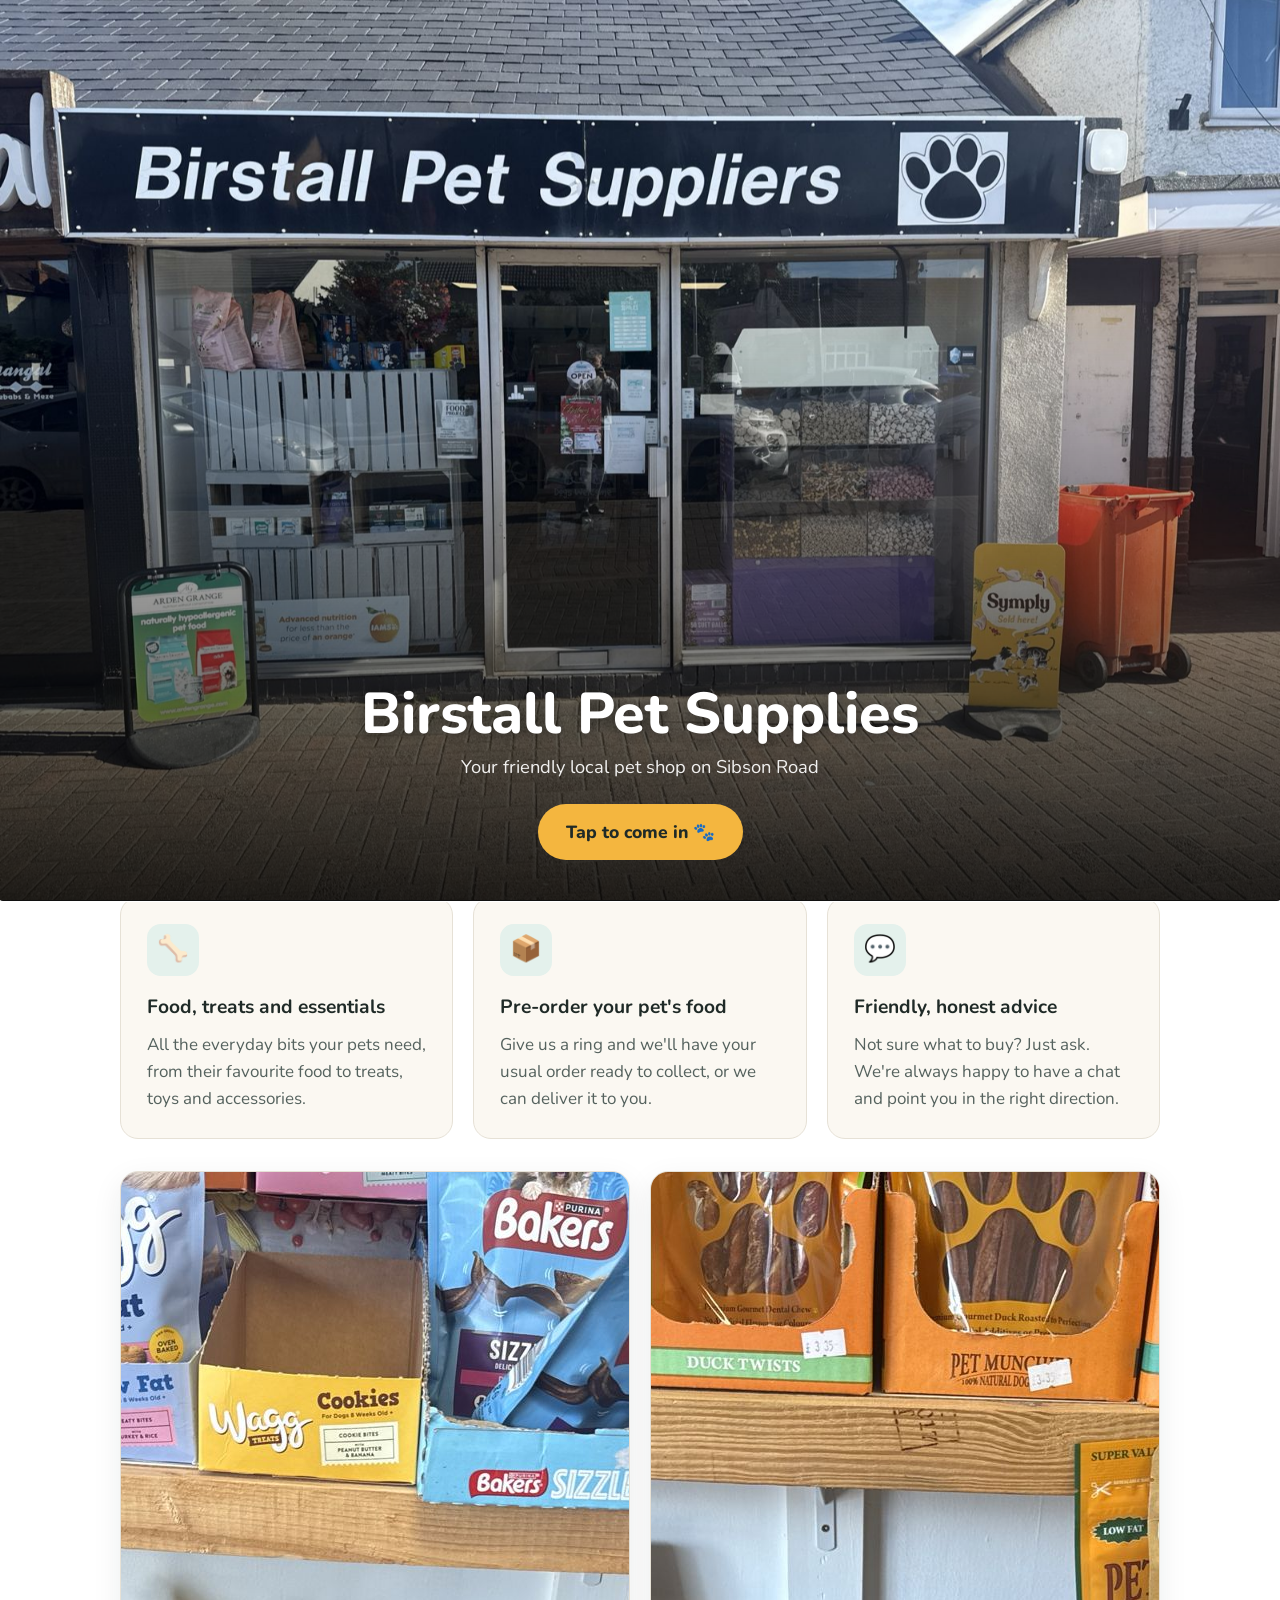
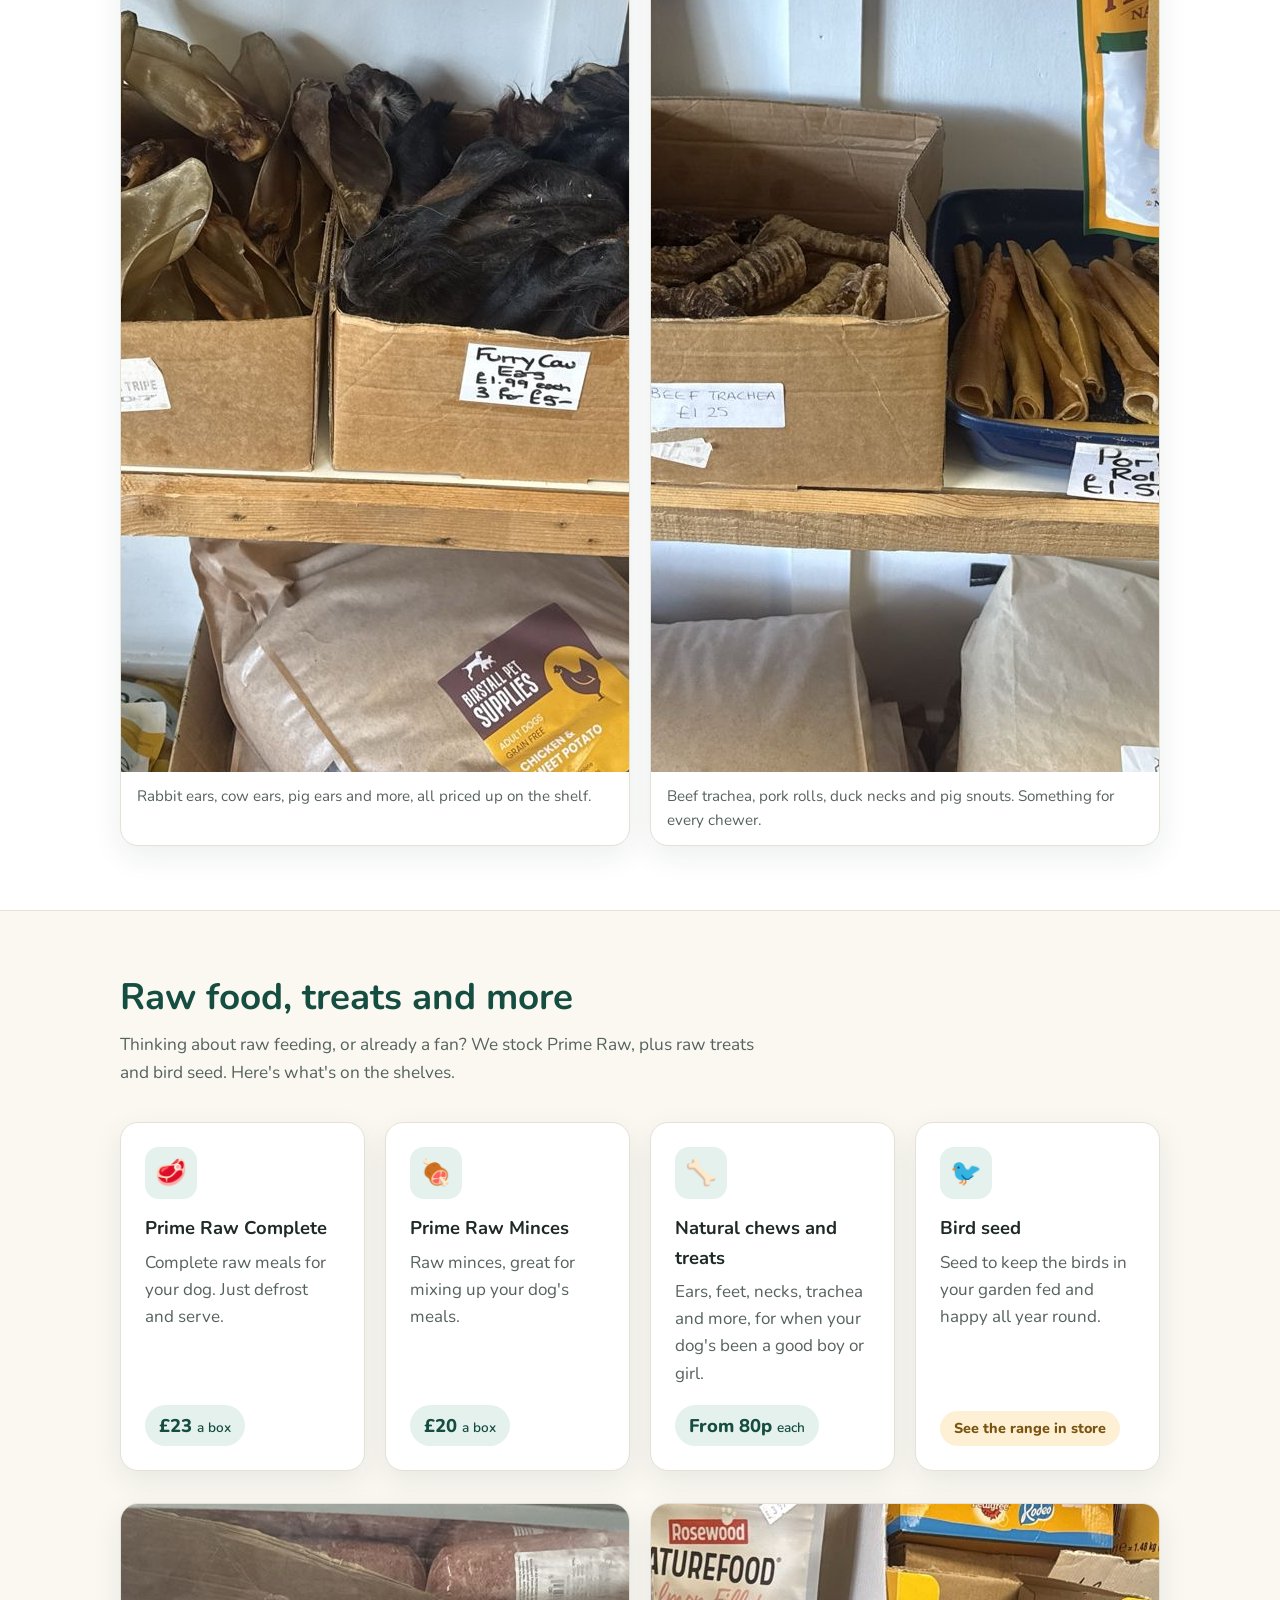
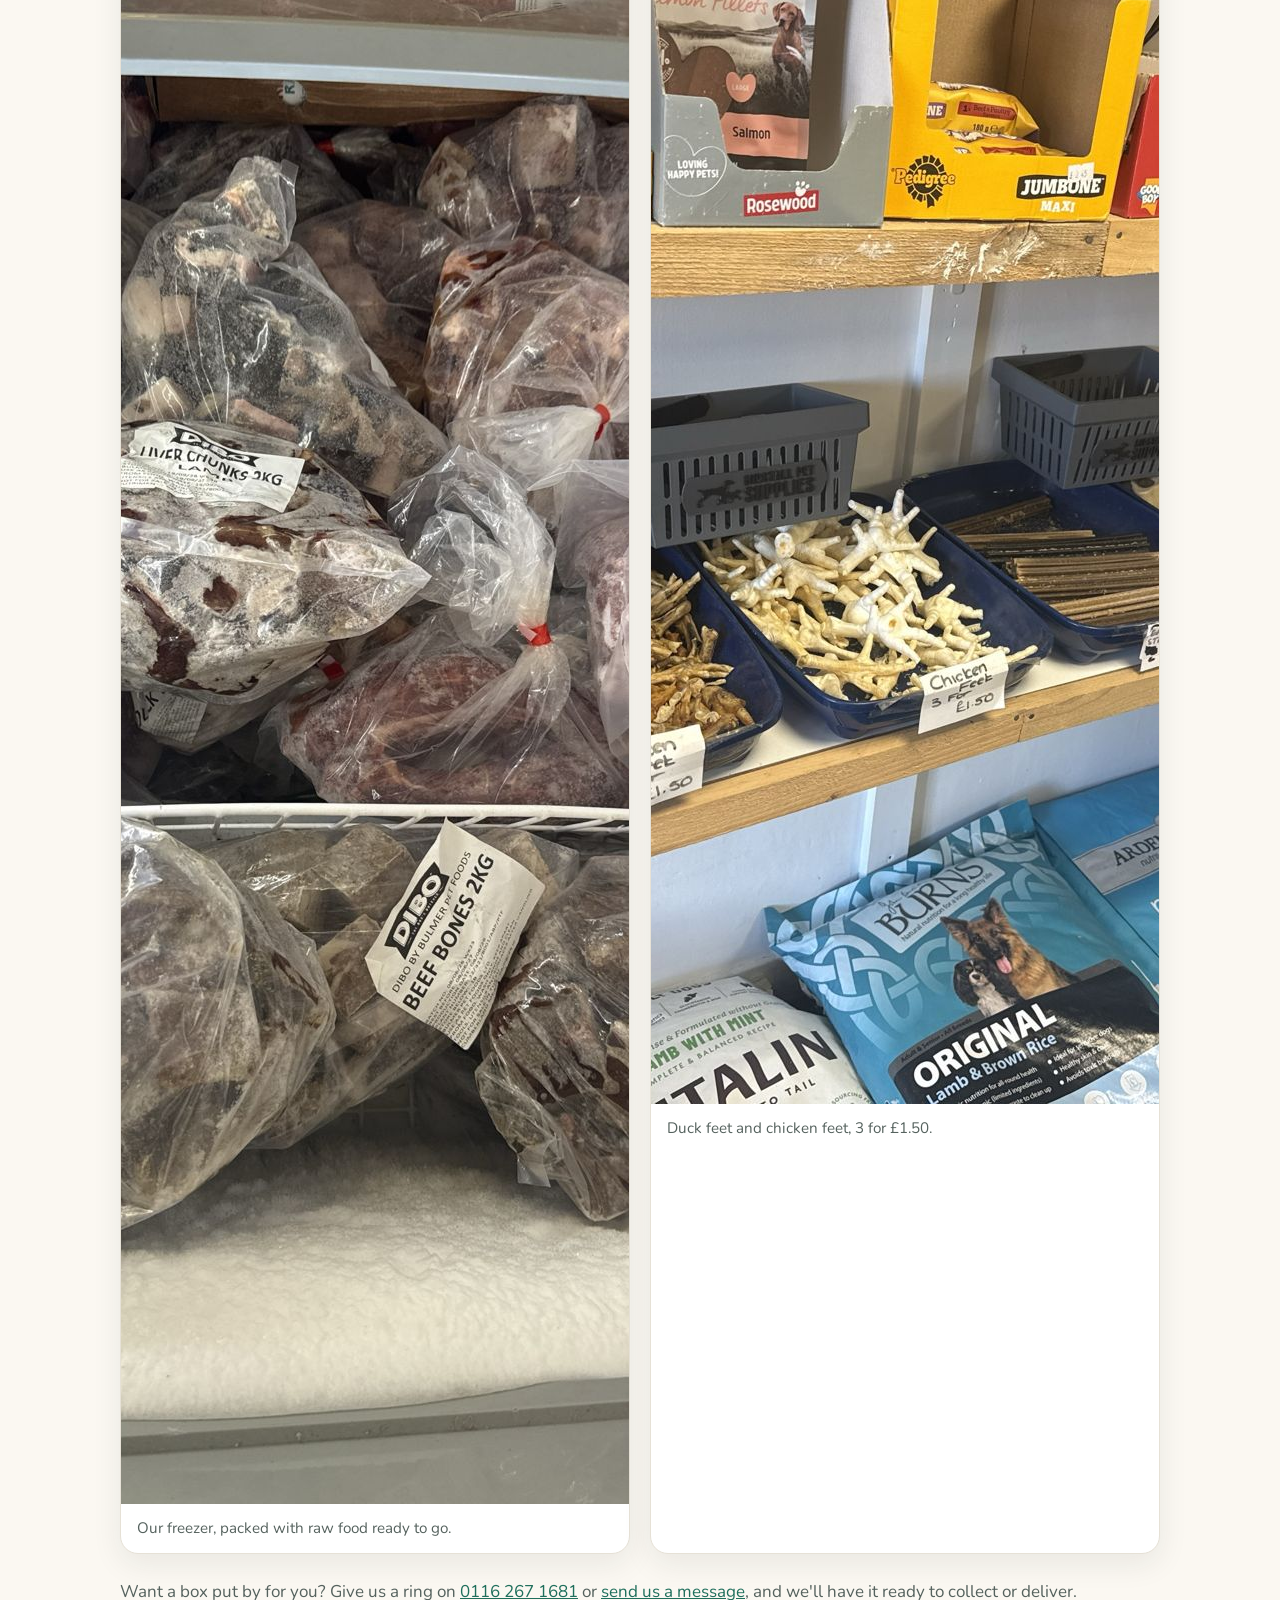
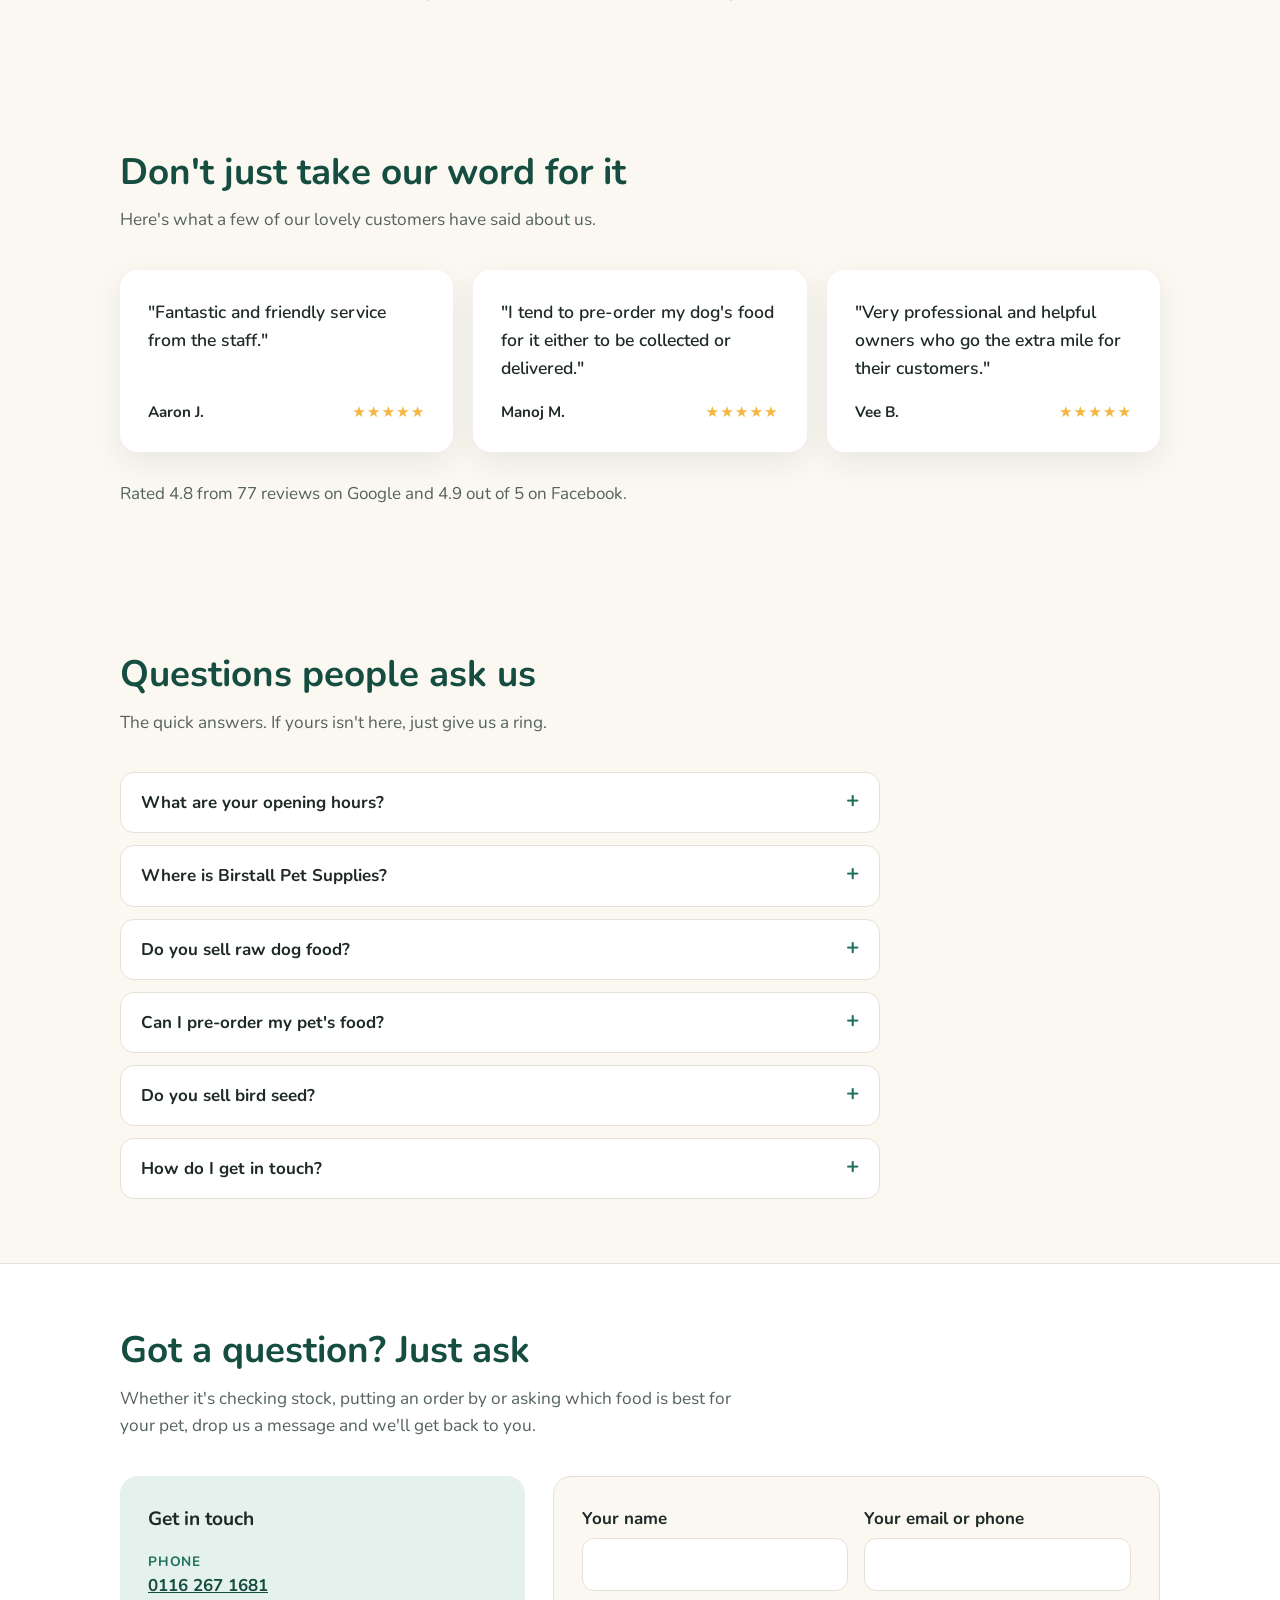
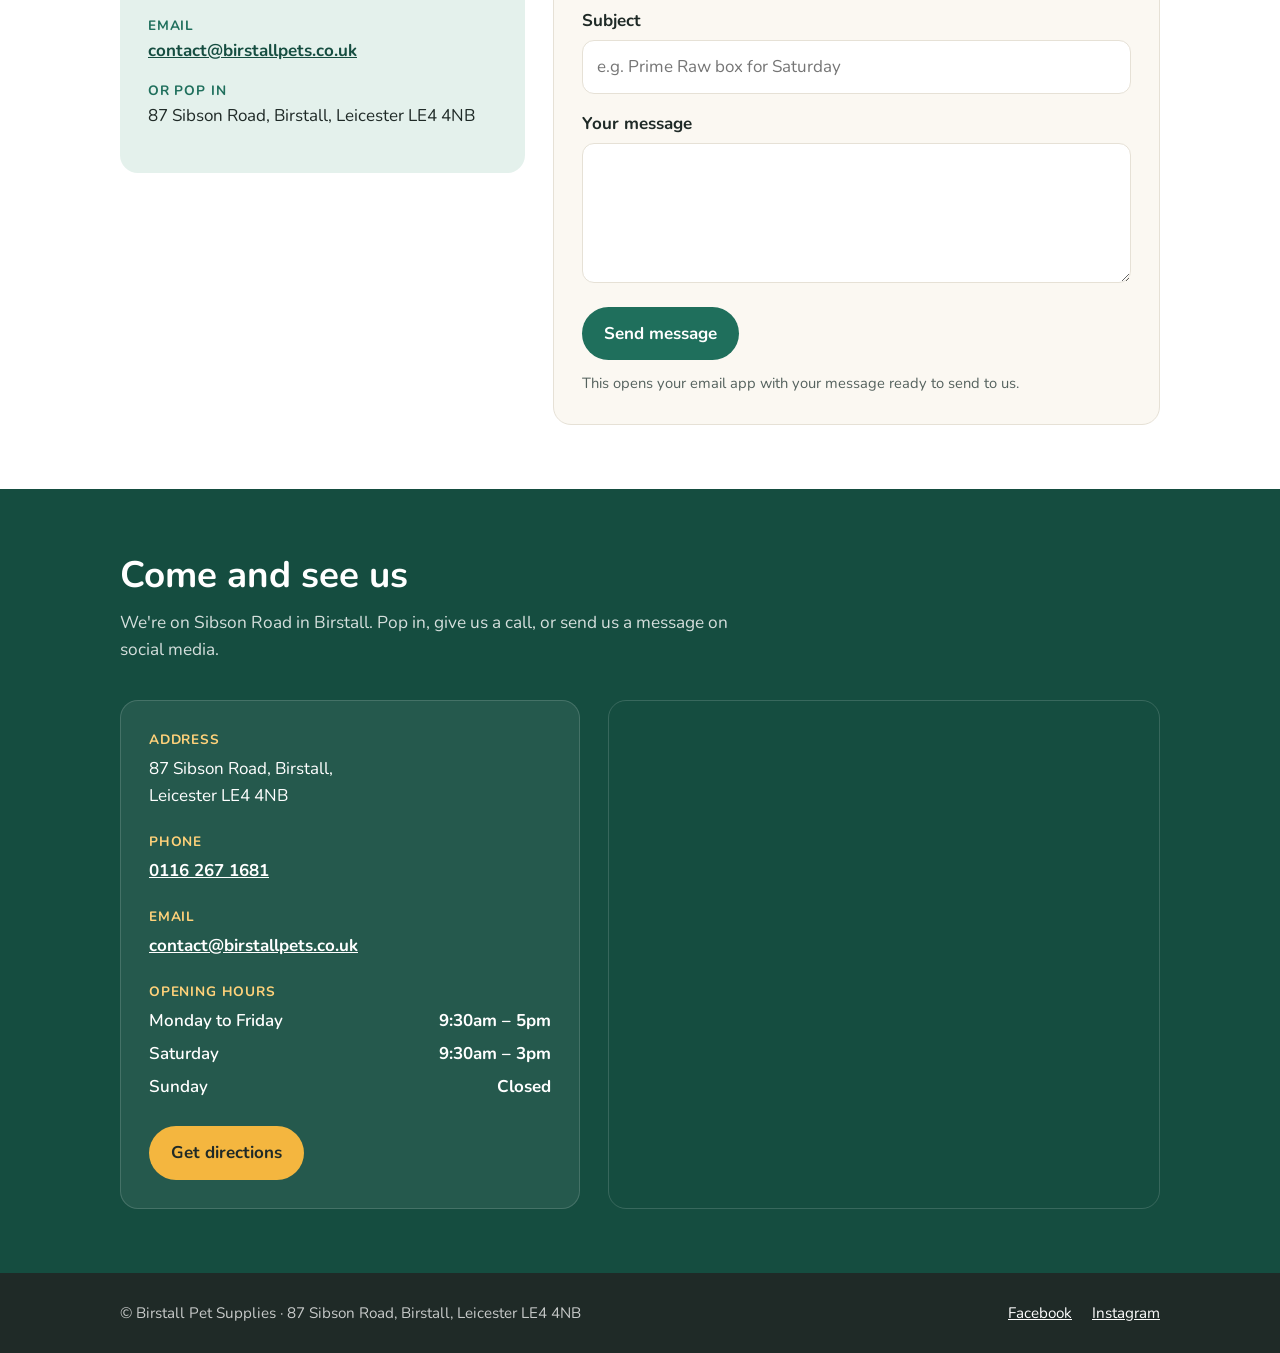
<file: birstall-pet-supplies/index.html>
<!doctype html>
<html lang="en-GB">
<head>
  <meta charset="utf-8">
  <meta name="viewport" content="width=device-width, initial-scale=1">
  <title>Birstall Pet Supplies | Your friendly local pet shop in Birstall</title>
  <meta name="description" content="Birstall Pet Supplies, 87 Sibson Road, Birstall, Leicester. Pet food, Prime Raw raw dog food from £20 a box, natural chews and bird seed. Pre-order for collection or delivery. Open Mon to Sat.">
  <meta name="theme-color" content="#1f6f5c">
  <meta name="robots" content="index, follow">
  <meta property="og:type" content="website">
  <meta property="og:site_name" content="Birstall Pet Supplies">
  <meta property="og:title" content="Birstall Pet Supplies | Your friendly local pet shop in Birstall">
  <meta property="og:description" content="Pet food, Prime Raw raw dog food, natural chews and bird seed on Sibson Road, Birstall. Open Monday to Saturday.">
  <meta property="og:image" content="images/shop.jpg">
  <meta property="og:locale" content="en_GB">
  <meta name="twitter:card" content="summary_large_image">
  <link rel="icon" href="data:image/svg+xml,%3Csvg xmlns='http://www.w3.org/2000/svg' viewBox='0 0 64 64'%3E%3Crect width='64' height='64' rx='14' fill='%231f6f5c'/%3E%3Cg fill='%23fbf8f2'%3E%3Cellipse cx='16' cy='28' rx='5' ry='6.5'/%3E%3Cellipse cx='26' cy='18' rx='5' ry='7'/%3E%3Cellipse cx='38' cy='18' rx='5' ry='7'/%3E%3Cellipse cx='48' cy='28' rx='5' ry='6.5'/%3E%3Cpath d='M32 32c-7 0-14 9-14 15 0 5 4 6 8 5 2-1 4-1 6-1s4 0 6 1c4 1 8 0 8-5 0-6-7-15-14-15z'/%3E%3C/g%3E%3C/svg%3E">
  <script type="application/ld+json">
{
  "@context": "https://schema.org",
  "@type": "PetStore",
  "name": "Birstall Pet Supplies",
  "description": "Friendly local pet shop in Birstall, Leicester. Pet food, Prime Raw raw dog food, natural chews and treats, and bird seed, with food you can pre-order for collection or delivery.",
  "image": "images/shop.jpg",
  "telephone": "+44 116 267 1681",
  "email": "contact@birstallpets.co.uk",
  "priceRange": "£",
  "address": {
    "@type": "PostalAddress",
    "streetAddress": "87 Sibson Road",
    "addressLocality": "Birstall",
    "addressRegion": "Leicestershire",
    "postalCode": "LE4 4NB",
    "addressCountry": "GB"
  },
  "openingHoursSpecification": [
    {
      "@type": "OpeningHoursSpecification",
      "dayOfWeek": [
        "Monday",
        "Tuesday",
        "Wednesday",
        "Thursday",
        "Friday"
      ],
      "opens": "09:30",
      "closes": "17:00"
    },
    {
      "@type": "OpeningHoursSpecification",
      "dayOfWeek": "Saturday",
      "opens": "09:30",
      "closes": "15:00"
    }
  ]
}
  </script>
  <link rel="preconnect" href="https://fonts.googleapis.com">
  <link rel="preconnect" href="https://fonts.gstatic.com" crossorigin>
  <link href="https://fonts.googleapis.com/css2?family=Nunito:wght@400;600;700;800&display=swap" rel="stylesheet">
  <style>
    :root {
      --green: #1f6f5c;
      --green-dark: #154d40;
      --green-soft: #e4f1ec;
      --sun: #f4b63f;
      --cream: #fbf8f2;
      --ink: #1f2a27;
      --ink-soft: #55625e;
      --white: #ffffff;
      --line: #e6e1d6;
      --radius: 18px;
      --shadow: 0 10px 30px rgba(31, 42, 39, 0.08);
    }

    * { box-sizing: border-box; }

    html { scroll-behavior: smooth; }

    body {
      margin: 0;
      font-family: "Nunito", system-ui, -apple-system, "Segoe UI", sans-serif;
      color: var(--ink);
      background: var(--cream);
      line-height: 1.6;
      font-size: 17px;
    }

    a { color: var(--green); }

    .wrap {
      width: 100%;
      max-width: 1080px;
      margin: 0 auto;
      padding: 0 20px;
    }

    /* Welcome screen: big shop front photo, tap to enter */
    .splash {
      position: fixed;
      inset: 0;
      z-index: 100;
      display: block;
      width: 100%;
      height: 100%;
      padding: 0;
      border: 0;
      cursor: pointer;
      overflow: hidden;
      background: #0f1f1b;
      color: var(--white);
      font: inherit;
      text-align: center;
      transition: opacity 0.6s ease, visibility 0.6s ease;
    }

    .splash[hidden] { display: none; }

    .splash.is-leaving {
      opacity: 0;
      visibility: hidden;
    }

    .splash-blur {
      position: absolute;
      inset: -40px;
      background: url("images/shop.jpg") center / cover no-repeat;
      filter: blur(24px) brightness(0.55);
    }

    .splash-photo {
      position: absolute;
      inset: 0;
      width: 100%;
      height: 100%;
      object-fit: cover;
      animation: splash-zoom 12s ease-out forwards;
    }

    @keyframes splash-zoom {
      from { transform: scale(1.06); }
      to { transform: scale(1); }
    }

    .splash-shade {
      position: absolute;
      inset: 0;
      background: linear-gradient(180deg, rgba(0, 0, 0, 0) 35%, rgba(0, 0, 0, 0.85) 100%);
    }

    .splash-text {
      position: absolute;
      left: 0;
      right: 0;
      bottom: 0;
      padding: 0 20px max(40px, env(safe-area-inset-bottom));
    }

    .splash-title {
      display: block;
      margin: 0 0 6px;
      font-weight: 800;
      color: var(--white);
      font-size: clamp(2rem, 6vw, 3.6rem);
      line-height: 1.1;
      text-shadow: 0 2px 16px rgba(0, 0, 0, 0.5);
    }

    .splash-sub {
      display: block;
      margin: 0 0 22px;
      font-size: 1.15rem;
      opacity: 0.92;
    }

    .splash-cta {
      display: inline-flex;
      align-items: center;
      gap: 10px;
      padding: 14px 28px;
      border-radius: 999px;
      background: var(--sun);
      color: var(--ink);
      font-weight: 800;
      font-size: 1.1rem;
      animation: splash-pulse 2s ease-in-out infinite;
    }

    @keyframes splash-pulse {
      0%, 100% { box-shadow: 0 0 0 0 rgba(244, 182, 63, 0.6); }
      50% { box-shadow: 0 0 0 14px rgba(244, 182, 63, 0); }
    }

    /* Tall phone screens: fill the screen, centred on the door and sign */
    @media (orientation: portrait) {
      .splash-photo { object-position: 42% center; }
    }

    @media (prefers-reduced-motion: reduce) {
      .splash-photo, .splash-cta { animation: none; }
      .splash { transition: none; }
    }

    body.splash-open { overflow: hidden; }

    /* Header */
    header {
      position: sticky;
      top: 0;
      z-index: 10;
      background: rgba(251, 248, 242, 0.95);
      backdrop-filter: blur(6px);
      border-bottom: 1px solid var(--line);
    }

    .nav {
      display: flex;
      align-items: center;
      justify-content: space-between;
      gap: 16px;
      padding: 14px 0;
    }

    .logo {
      display: flex;
      align-items: center;
      gap: 10px;
      font-weight: 800;
      font-size: 1.1rem;
      color: var(--green-dark);
      text-decoration: none;
    }

    .logo-mark {
      display: grid;
      place-items: center;
      width: 40px;
      height: 40px;
      border-radius: 12px;
      background: var(--green);
      color: var(--white);
    }

    .nav-links {
      display: flex;
      gap: 22px;
      align-items: center;
    }

    .nav-links a {
      text-decoration: none;
      color: var(--ink);
      font-weight: 600;
    }

    .nav-links a:hover { color: var(--green); }

    .nav-links a.btn-primary,
    .nav-links a.btn-primary:hover { color: var(--white); }

    .btn {
      display: inline-flex;
      align-items: center;
      justify-content: center;
      gap: 8px;
      padding: 13px 22px;
      border-radius: 999px;
      font-weight: 700;
      text-decoration: none;
      transition: transform 0.15s ease, background 0.15s ease;
    }

    .btn:hover { transform: translateY(-2px); }

    .btn-primary { background: var(--green); color: var(--white); }
    .btn-primary:hover { background: var(--green-dark); }

    .btn-light {
      background: var(--white);
      color: var(--green-dark);
      border: 2px solid var(--green);
    }

    .nav .btn { padding: 10px 18px; }

    /* Hero */
    .hero { padding: 56px 0 40px; }

    .hero-grid {
      display: grid;
      grid-template-columns: 1.1fr 1fr;
      gap: 44px;
      align-items: center;
    }

    .eyebrow {
      display: inline-block;
      background: var(--green-soft);
      color: var(--green-dark);
      font-weight: 700;
      font-size: 0.9rem;
      padding: 6px 14px;
      border-radius: 999px;
      margin-bottom: 18px;
    }

    h1 {
      font-size: clamp(2.1rem, 5vw, 3.2rem);
      line-height: 1.12;
      margin: 0 0 18px;
      color: var(--green-dark);
      font-weight: 800;
    }

    .lead {
      font-size: 1.15rem;
      color: var(--ink-soft);
      margin: 0 0 28px;
    }

    .hero-actions {
      display: flex;
      flex-wrap: wrap;
      gap: 12px;
      margin-bottom: 28px;
    }

    .ratings {
      display: flex;
      flex-wrap: wrap;
      gap: 12px;
    }

    .rating {
      display: flex;
      align-items: center;
      gap: 10px;
      background: var(--white);
      border: 1px solid var(--line);
      border-radius: 14px;
      padding: 10px 16px;
    }

    .rating strong { font-size: 1.3rem; }

    .stars { color: var(--sun); letter-spacing: 1px; }

    .rating small {
      display: block;
      color: var(--ink-soft);
      line-height: 1.3;
    }

    /* Shop photo: drop the Google photo in as images/shop.jpg */
    .hero-photo {
      position: relative;
      aspect-ratio: 4 / 3;
      border-radius: 26px;
      overflow: hidden;
      box-shadow: var(--shadow);
      background:
        radial-gradient(circle at 25% 30%, rgba(244, 182, 63, 0.35), transparent 45%),
        linear-gradient(140deg, var(--green) 0%, var(--green-dark) 100%);
    }

    .hero-photo img {
      position: absolute;
      inset: 0;
      width: 100%;
      height: 100%;
      object-fit: cover;
    }

    .photo-fallback {
      position: absolute;
      inset: 0;
      display: grid;
      place-items: center;
      text-align: center;
      color: var(--white);
      padding: 24px;
    }

    .photo-fallback .paw { color: #fbf8f2; }
    .photo-fallback .paw-svg { width: 84px; height: 84px; }

    .logo-mark .paw-svg { width: 22px; height: 22px; }

    .photo-fallback p {
      margin: 10px 0 0;
      font-weight: 700;
      font-size: 1.2rem;
    }

    /* Sections */
    section { padding: 64px 0; }

    .section-head {
      max-width: 640px;
      margin-bottom: 36px;
    }

    h2 {
      font-size: clamp(1.7rem, 3.5vw, 2.3rem);
      line-height: 1.2;
      margin: 0 0 12px;
      color: var(--green-dark);
    }

    .section-head p {
      margin: 0;
      color: var(--ink-soft);
      font-size: 1.08rem;
    }

    .about {
      background: var(--white);
      border-top: 1px solid var(--line);
      border-bottom: 1px solid var(--line);
    }

    .cards {
      display: grid;
      grid-template-columns: repeat(3, 1fr);
      gap: 20px;
    }

    .card {
      background: var(--cream);
      border: 1px solid var(--line);
      border-radius: var(--radius);
      padding: 26px;
    }

    .card-icon {
      display: grid;
      place-items: center;
      width: 52px;
      height: 52px;
      border-radius: 14px;
      background: var(--green-soft);
      font-size: 1.6rem;
      margin-bottom: 16px;
    }

    .card h3 {
      margin: 0 0 8px;
      font-size: 1.2rem;
    }

    .card p {
      margin: 0;
      color: var(--ink-soft);
    }

    /* Reviews */
    .reviews-grid {
      display: grid;
      grid-template-columns: repeat(3, 1fr);
      gap: 20px;
    }

    .review {
      display: flex;
      flex-direction: column;
      justify-content: space-between;
      gap: 18px;
      margin: 0;
      background: var(--white);
      border-radius: var(--radius);
      padding: 28px;
      box-shadow: var(--shadow);
    }

    .review blockquote {
      margin: 0;
      font-size: 1.1rem;
      font-weight: 600;
    }

    .review figcaption {
      display: flex;
      align-items: center;
      justify-content: space-between;
      gap: 12px;
      color: var(--ink-soft);
      font-size: 0.95rem;
    }

    .review figcaption strong { color: var(--ink); }

    .reviews-note {
      margin-top: 28px;
      color: var(--ink-soft);
    }

    /* Photo rows */
    .photo-row {
      display: grid;
      grid-template-columns: 1fr 1fr;
      gap: 20px;
      margin-top: 32px;
    }

    .photo {
      margin: 0;
      border-radius: var(--radius);
      overflow: hidden;
      background: var(--white);
      border: 1px solid var(--line);
      box-shadow: var(--shadow);
    }

    .photo img {
      display: block;
      width: 100%;
      aspect-ratio: 4 / 3;
      object-fit: cover;
    }

    .photo figcaption {
      padding: 12px 16px;
      color: var(--ink-soft);
      font-size: 0.95rem;
    }

    /* Products */
    .products-grid {
      display: grid;
      grid-template-columns: repeat(4, 1fr);
      gap: 20px;
    }

    .product {
      display: flex;
      flex-direction: column;
      background: var(--white);
      border: 1px solid var(--line);
      border-radius: var(--radius);
      padding: 24px;
      box-shadow: var(--shadow);
    }

    .product .card-icon { margin-bottom: 14px; }

    .product h3 {
      margin: 0 0 6px;
      font-size: 1.15rem;
    }

    .product p {
      margin: 0 0 18px;
      color: var(--ink-soft);
      flex: 1;
    }

    .price {
      align-self: flex-start;
      background: var(--green-soft);
      color: var(--green-dark);
      font-weight: 800;
      font-size: 1.15rem;
      padding: 6px 14px;
      border-radius: 999px;
    }

    .price small { font-weight: 600; font-size: 0.85rem; }

    .price-ask { background: #fdf0d5; color: #7a5410; font-size: 0.9rem; }

    .products-note {
      margin-top: 24px;
      color: var(--ink-soft);
    }

    /* FAQ */
    .faq-list {
      display: grid;
      gap: 12px;
      max-width: 760px;
    }

    .faq details {
      background: var(--white);
      border: 1px solid var(--line);
      border-radius: 14px;
      padding: 0 20px;
    }

    .faq summary {
      cursor: pointer;
      padding: 16px 0;
      font-weight: 700;
      list-style: none;
      display: flex;
      justify-content: space-between;
      gap: 16px;
    }

    .faq summary::-webkit-details-marker { display: none; }

    .faq summary::after {
      content: "+";
      color: var(--green);
      font-size: 1.4rem;
      line-height: 1;
    }

    .faq details[open] summary::after { content: "\2212"; }

    .faq details p {
      margin: 0 0 16px;
      color: var(--ink-soft);
    }

    /* Enquiry form */
    .ask {
      background: var(--white);
      border-top: 1px solid var(--line);
    }

    .ask-grid {
      display: grid;
      grid-template-columns: 1fr 1.5fr;
      gap: 28px;
      align-items: start;
    }

    .contact-card {
      background: var(--green-soft);
      border-radius: var(--radius);
      padding: 28px;
    }

    .contact-card h3 { margin: 0 0 16px; font-size: 1.2rem; }

    .contact-line { margin-bottom: 16px; }

    .contact-line span {
      display: block;
      font-size: 0.85rem;
      font-weight: 700;
      text-transform: uppercase;
      letter-spacing: 0.06em;
      color: var(--green);
    }

    .contact-line a { font-weight: 700; color: var(--green-dark); word-break: break-word; }

    .enquiry {
      background: var(--cream);
      border: 1px solid var(--line);
      border-radius: var(--radius);
      padding: 28px;
    }

    .field { margin-bottom: 16px; }

    .field-row {
      display: grid;
      grid-template-columns: 1fr 1fr;
      gap: 16px;
    }

    .enquiry label {
      display: block;
      font-weight: 700;
      margin-bottom: 6px;
    }

    .enquiry input,
    .enquiry textarea {
      width: 100%;
      font: inherit;
      color: var(--ink);
      background: var(--white);
      border: 1.5px solid var(--line);
      border-radius: 12px;
      padding: 12px 14px;
    }

    .enquiry textarea { min-height: 140px; resize: vertical; }

    .enquiry input:focus,
    .enquiry textarea:focus {
      outline: none;
      border-color: var(--green);
      box-shadow: 0 0 0 3px rgba(31, 111, 92, 0.15);
    }

    .enquiry button { border: 0; cursor: pointer; font: inherit; font-weight: 700; }

    .form-note {
      margin: 12px 0 0;
      font-size: 0.92rem;
      color: var(--ink-soft);
    }

    /* Visit */
    .visit { background: var(--green-dark); color: var(--white); }

    .visit h2 { color: var(--white); }

    .visit .section-head p { color: rgba(255, 255, 255, 0.82); }

    .visit-grid {
      display: grid;
      grid-template-columns: 1fr 1.2fr;
      gap: 28px;
      align-items: stretch;
    }

    .details {
      background: rgba(255, 255, 255, 0.07);
      border: 1px solid rgba(255, 255, 255, 0.15);
      border-radius: var(--radius);
      padding: 28px;
    }

    .detail { margin-bottom: 22px; }
    .detail:last-of-type { margin-bottom: 26px; }

    .detail span {
      display: block;
      font-size: 0.85rem;
      font-weight: 700;
      text-transform: uppercase;
      letter-spacing: 0.06em;
      color: #ffd27a;
      margin-bottom: 4px;
    }

    .detail a { color: var(--white); font-weight: 700; }

    .hours {
      display: grid;
      grid-template-columns: auto 1fr;
      gap: 6px 20px;
      margin: 0;
    }

    .hours dt { font-weight: 600; }

    .hours dd { margin: 0; font-weight: 700; text-align: right; white-space: nowrap; }

    .visit .btn-primary { background: var(--sun); color: var(--ink); }
    .visit .btn-primary:hover { background: #e9a72a; }

    .map {
      min-height: 320px;
      border-radius: var(--radius);
      overflow: hidden;
      border: 1px solid rgba(255, 255, 255, 0.15);
    }

    .map iframe {
      display: block;
      width: 100%;
      height: 100%;
      min-height: 320px;
      border: 0;
    }

    footer {
      padding: 28px 0;
      background: var(--ink);
      color: rgba(255, 255, 255, 0.75);
      font-size: 0.95rem;
    }

    .footer-row {
      display: flex;
      flex-wrap: wrap;
      gap: 12px 24px;
      justify-content: space-between;
      align-items: center;
    }

    footer a { color: var(--white); margin-left: 16px; }
    footer a:first-child { margin-left: 0; }

    /* Phones and small tablets */
    @media (max-width: 860px) {
      .hero-grid, .visit-grid { grid-template-columns: 1fr; }
      .cards, .reviews-grid, .ask-grid { grid-template-columns: 1fr; }
      .products-grid { grid-template-columns: 1fr 1fr; }
      .nav-links a:not(.btn) { display: none; }
      .hero { padding-top: 32px; }
      section { padding: 48px 0; }
    }

    @media (max-width: 560px) {
      .products-grid, .field-row, .photo-row { grid-template-columns: 1fr; }
    }

    @media (max-width: 420px) {
      body { font-size: 16px; }
      .logo span:last-child { font-size: 1rem; }
      .hero-actions .btn { flex: 1 1 100%; }
    }
  </style>
</head>
<body>

  <button class="splash" id="splash" type="button" aria-label="Enter the Birstall Pet Supplies website" hidden>
    <span class="splash-blur" aria-hidden="true"></span>
    <img class="splash-photo" src="images/shop.jpg" width="1600" height="1200" alt="">
    <span class="splash-shade" aria-hidden="true"></span>
    <span class="splash-text">
      <span class="splash-title">Birstall Pet Supplies</span>
      <span class="splash-sub">Your friendly local pet shop on Sibson Road</span>
      <span class="splash-cta">Tap to come in 🐾</span>
    </span>
  </button>
  <script>
    // Show the welcome screen only when JavaScript can also close it
    (function () {
      const splash = document.getElementById("splash");
      splash.hidden = false;
      document.body.classList.add("splash-open");
      splash.addEventListener("click", () => {
        splash.classList.add("is-leaving");
        document.body.classList.remove("splash-open");
        setTimeout(() => splash.remove(), 650);
      });
      splash.focus({ preventScroll: true });
    })();
  </script>

  <header>
    <div class="wrap nav">
      <a class="logo" href="#top">
        <span class="logo-mark"><svg class="paw-svg" viewBox="0 0 64 64" aria-hidden="true" fill="currentColor"><ellipse cx="14" cy="26" rx="6.5" ry="8.5" transform="rotate(-20 14 26)"/><ellipse cx="26" cy="14" rx="6.5" ry="9"/><ellipse cx="40" cy="14" rx="6.5" ry="9"/><ellipse cx="52" cy="26" rx="6.5" ry="8.5" transform="rotate(20 52 26)"/><path d="M33 30c-9 0-18 12-18 20 0 6 5 8 10 7 3-1 5-2 8-2s5 1 8 2c5 1 10-1 10-7 0-8-9-20-18-20z"/></svg></span>
        <span>Birstall Pet Supplies</span>
      </a>
      <nav class="nav-links" aria-label="Main">
        <a href="#about">About</a>
        <a href="#shop">Raw food &amp; more</a>
        <a href="#reviews">Reviews</a>
        <a href="#ask">Ask us</a>
        <a href="#visit">Visit us</a>
        <a class="btn btn-primary" href="tel:01162671681">Call us</a>
      </nav>
    </div>
  </header>

  <main id="top">

    <section class="hero">
      <div class="wrap hero-grid">
        <div>
          <span class="eyebrow">Your local pet shop on Sibson Road</span>
          <h1>Everything your pets need, from people who know them.</h1>
          <p class="lead">
            Whether it's your dog's usual food, a treat for the cat or a bit of
            advice, pop in and see us. We're a friendly local shop in Birstall,
            and we'll always take the time to help.
          </p>
          <div class="hero-actions">
            <a class="btn btn-primary" href="tel:01162671681">📞 Call 0116 267 1681</a>
            <a class="btn btn-light" href="https://www.google.com/maps/search/?api=1&amp;query=Birstall+Pet+Supplies+87+Sibson+Rd+Birstall+Leicester+LE4+4NB" target="_blank" rel="noopener">📍 Get directions</a>
          </div>
          <div class="ratings">
            <div class="rating">
              <strong>4.8</strong>
              <div>
                <span class="stars" aria-label="4.8 out of 5 stars">★★★★★</span>
                <small>77 Google reviews</small>
              </div>
            </div>
            <div class="rating">
              <strong>4.9</strong>
              <div>
                <span class="stars" aria-label="4.9 out of 5 stars">★★★★★</span>
                <small>87 Facebook votes</small>
              </div>
            </div>
          </div>
        </div>

        <div class="hero-photo">
          <div class="photo-fallback" aria-hidden="true">
            <div>
              <div class="paw"><svg class="paw-svg" viewBox="0 0 64 64" aria-hidden="true" fill="currentColor"><ellipse cx="14" cy="26" rx="6.5" ry="8.5" transform="rotate(-20 14 26)"/><ellipse cx="26" cy="14" rx="6.5" ry="9"/><ellipse cx="40" cy="14" rx="6.5" ry="9"/><ellipse cx="52" cy="26" rx="6.5" ry="8.5" transform="rotate(20 52 26)"/><path d="M33 30c-9 0-18 12-18 20 0 6 5 8 10 7 3-1 5-2 8-2s5 1 8 2c5 1 10-1 10-7 0-8-9-20-18-20z"/></svg></div>
              <p>Birstall Pet Supplies</p>
            </div>
          </div>
          <img src="images/shop.jpg" width="1600" height="1200" fetchpriority="high" alt="The Birstall Pet Supplies shop front on Sibson Road, with pet food displays in the windows">
        </div>
      </div>
    </section>

    <section class="about" id="about">
      <div class="wrap">
        <div class="section-head">
          <h2>A proper local pet shop</h2>
          <p>
            We know our customers, and we know their pets too. Here's how we
            can help you and yours.
          </p>
        </div>
        <div class="cards">
          <div class="card">
            <div class="card-icon" aria-hidden="true">🦴</div>
            <h3>Food, treats and essentials</h3>
            <p>All the everyday bits your pets need, from their favourite food to treats, toys and accessories.</p>
          </div>
          <div class="card">
            <div class="card-icon" aria-hidden="true">📦</div>
            <h3>Pre-order your pet's food</h3>
            <p>Give us a ring and we'll have your usual order ready to collect, or we can deliver it to you.</p>
          </div>
          <div class="card">
            <div class="card-icon" aria-hidden="true">💬</div>
            <h3>Friendly, honest advice</h3>
            <p>Not sure what to buy? Just ask. We're always happy to have a chat and point you in the right direction.</p>
          </div>
        </div>
        <div class="photo-row">
          <figure class="photo">
            <img src="images/treats-ears.jpg" width="1600" height="1200" alt="Boxes of natural chews on a shelf: rabbit ears, cow ears, furry cow ears and pig ears" loading="lazy">
            <figcaption>Rabbit ears, cow ears, pig ears and more, all priced up on the shelf.</figcaption>
          </figure>
          <figure class="photo">
            <img src="images/treats-chews.jpg" width="1600" height="1200" alt="Trays of natural chews including pig snouts, beef trachea, pork rolls and duck necks" loading="lazy">
            <figcaption>Beef trachea, pork rolls, duck necks and pig snouts. Something for every chewer.</figcaption>
          </figure>
        </div>
      </div>
    </section>

    <section id="shop">
      <div class="wrap">
        <div class="section-head">
          <h2>Raw food, treats and more</h2>
          <p>
            Thinking about raw feeding, or already a fan? We stock Prime Raw,
            plus raw treats and bird seed. Here's what's on the shelves.
          </p>
        </div>
        <div class="products-grid">
          <div class="product">
            <div class="card-icon" aria-hidden="true">🥩</div>
            <h3>Prime Raw Complete</h3>
            <p>Complete raw meals for your dog. Just defrost and serve.</p>
            <span class="price">£23 <small>a box</small></span>
          </div>
          <div class="product">
            <div class="card-icon" aria-hidden="true">🍖</div>
            <h3>Prime Raw Minces</h3>
            <p>Raw minces, great for mixing up your dog's meals.</p>
            <span class="price">£20 <small>a box</small></span>
          </div>
          <div class="product">
            <div class="card-icon" aria-hidden="true">🦴</div>
            <h3>Natural chews and treats</h3>
            <p>Ears, feet, necks, trachea and more, for when your dog's been a good boy or girl.</p>
            <span class="price">From 80p <small>each</small></span>
          </div>
          <div class="product">
            <div class="card-icon" aria-hidden="true">🐦</div>
            <h3>Bird seed</h3>
            <p>Seed to keep the birds in your garden fed and happy all year round.</p>
            <span class="price price-ask">See the range in store</span>
          </div>
        </div>
        <div class="photo-row">
          <figure class="photo">
            <img src="images/freezer.jpg" width="1200" height="1600" alt="A chest freezer full of bags of frozen raw dog food, including liver chunks and beef bones" loading="lazy" style="object-position: center 40%;">
            <figcaption>Our freezer, packed with raw food ready to go.</figcaption>
          </figure>
          <figure class="photo">
            <img src="images/treats-feet.jpg" width="1600" height="1200" alt="Trays of duck feet, chicken feet and puffed chicken feet, priced at 3 for £1.50" loading="lazy">
            <figcaption>Duck feet and chicken feet, 3 for £1.50.</figcaption>
          </figure>
        </div>
        <p class="products-note">
          Want a box put by for you? Give us a ring on
          <a href="tel:01162671681">0116 267 1681</a> or <a href="#ask">send us a message</a>,
          and we'll have it ready to collect or deliver.
        </p>
      </div>
    </section>

    <section id="reviews">
      <div class="wrap">
        <div class="section-head">
          <h2>Don't just take our word for it</h2>
          <p>Here's what a few of our lovely customers have said about us.</p>
        </div>
        <div class="reviews-grid">
          <figure class="review">
            <blockquote>"Fantastic and friendly service from the staff."</blockquote>
            <figcaption><strong>Aaron J.</strong> <span class="stars">★★★★★</span></figcaption>
          </figure>
          <figure class="review">
            <blockquote>"I tend to pre-order my dog's food for it either to be collected or delivered."</blockquote>
            <figcaption><strong>Manoj M.</strong> <span class="stars">★★★★★</span></figcaption>
          </figure>
          <figure class="review">
            <blockquote>"Very professional and helpful owners who go the extra mile for their customers."</blockquote>
            <figcaption><strong>Vee B.</strong> <span class="stars">★★★★★</span></figcaption>
          </figure>
        </div>
        <p class="reviews-note">Rated 4.8 from 77 reviews on Google and 4.9 out of 5 on Facebook.</p>
      </div>
    </section>

    <section class="faq" id="faq">
      <div class="wrap">
        <div class="section-head">
          <h2>Questions people ask us</h2>
          <p>The quick answers. If yours isn't here, just give us a ring.</p>
        </div>
        <div class="faq-list">
          <details>
            <summary>What are your opening hours?</summary>
            <p>We're open Monday to Friday, 9:30am to 5pm, and Saturday, 9:30am to 3pm. We're closed on Sundays.</p>
          </details>
          <details>
            <summary>Where is Birstall Pet Supplies?</summary>
            <p>You'll find us at 87 Sibson Road, Birstall, Leicester LE4 4NB.</p>
          </details>
          <details>
            <summary>Do you sell raw dog food?</summary>
            <p>Yes. We stock Prime Raw: the Complete boxes are £23 a box and the Minces are £20 a box. We also have natural chews and treats from 80p each.</p>
          </details>
          <details>
            <summary>Can I pre-order my pet's food?</summary>
            <p>Yes. Give us a ring on 0116 267 1681 or send us a message, and we'll have your order ready to collect, or we can deliver it.</p>
          </details>
          <details>
            <summary>Do you sell bird seed?</summary>
            <p>We do. Pop in to see the range for the birds in your garden.</p>
          </details>
          <details>
            <summary>How do I get in touch?</summary>
            <p>Call us on 0116 267 1681, email contact@birstallpets.co.uk, or use the message form on this page.</p>
          </details>
        </div>
      </div>
    </section>

    <section class="ask" id="ask">
      <div class="wrap">
        <div class="section-head">
          <h2>Got a question? Just ask</h2>
          <p>
            Whether it's checking stock, putting an order by or asking which food
            is best for your pet, drop us a message and we'll get back to you.
          </p>
        </div>
        <div class="ask-grid">
          <div class="contact-card">
            <h3>Get in touch</h3>
            <div class="contact-line">
              <span>Phone</span>
              <a href="tel:01162671681">0116 267 1681</a>
            </div>
            <div class="contact-line">
              <span>Email</span>
              <a href="mailto:contact@birstallpets.co.uk">contact@birstallpets.co.uk</a>
            </div>
            <div class="contact-line">
              <span>Or pop in</span>
              87 Sibson Road, Birstall, Leicester LE4 4NB
            </div>
          </div>

          <form class="enquiry" id="enquiry-form">
            <div class="field-row">
              <div class="field">
                <label for="enq-name">Your name</label>
                <input id="enq-name" name="name" type="text" autocomplete="name" required>
              </div>
              <div class="field">
                <label for="enq-contact">Your email or phone</label>
                <input id="enq-contact" name="contact" type="text" autocomplete="email" required>
              </div>
            </div>
            <div class="field">
              <label for="enq-subject">Subject</label>
              <input id="enq-subject" name="subject" type="text" placeholder="e.g. Prime Raw box for Saturday" required>
            </div>
            <div class="field">
              <label for="enq-message">Your message</label>
              <textarea id="enq-message" name="message" required></textarea>
            </div>
            <button class="btn btn-primary" type="submit">Send message</button>
            <p class="form-note">This opens your email app with your message ready to send to us.</p>
          </form>
        </div>
      </div>
    </section>

    <section class="visit" id="visit">
      <div class="wrap">
        <div class="section-head">
          <h2>Come and see us</h2>
          <p>We're on Sibson Road in Birstall. Pop in, give us a call, or send us a message on social media.</p>
        </div>
        <div class="visit-grid">
          <div class="details">
            <div class="detail">
              <span>Address</span>
              87 Sibson Road, Birstall,<br>Leicester LE4 4NB
            </div>
            <div class="detail">
              <span>Phone</span>
              <a href="tel:01162671681">0116 267 1681</a>
            </div>
            <div class="detail">
              <span>Email</span>
              <a href="mailto:contact@birstallpets.co.uk">contact@birstallpets.co.uk</a>
            </div>
            <div class="detail">
              <span>Opening hours</span>
              <dl class="hours">
                <dt>Monday to Friday</dt><dd>9:30am – 5pm</dd>
                <dt>Saturday</dt><dd>9:30am – 3pm</dd>
                <dt>Sunday</dt><dd>Closed</dd>
              </dl>
            </div>
            <a class="btn btn-primary" href="https://www.google.com/maps/search/?api=1&amp;query=Birstall+Pet+Supplies+87+Sibson+Rd+Birstall+Leicester+LE4+4NB" target="_blank" rel="noopener">Get directions</a>
          </div>
          <div class="map">
            <iframe
              title="Map showing Birstall Pet Supplies, 87 Sibson Road, Birstall"
              src="https://maps.google.com/maps?q=Birstall%20Pet%20Supplies%2C%2087%20Sibson%20Rd%2C%20Birstall%2C%20Leicester%20LE4%204NB&amp;z=15&amp;output=embed"
              loading="lazy"
              referrerpolicy="no-referrer-when-downgrade"></iframe>
          </div>
        </div>
      </div>
    </section>

  </main>

  <footer>
    <div class="wrap footer-row">
      <span>© Birstall Pet Supplies · 87 Sibson Road, Birstall, Leicester LE4 4NB</span>
      <span>
        <!-- TODO: swap # for the shop's real Facebook and Instagram links -->
        <a href="#">Facebook</a>
        <a href="#">Instagram</a>
      </span>
    </div>
  </footer>

  <script>
    const SHOP_EMAIL = "contact@birstallpets.co.uk";

    document.getElementById("enquiry-form").addEventListener("submit", (event) => {
      event.preventDefault();
      const form = event.target;
      const body =
        form.message.value.trim() +
        "\n\nFrom: " + form.name.value.trim() +
        "\nContact: " + form.contact.value.trim();
      window.location.href =
        "mailto:" + SHOP_EMAIL +
        "?subject=" + encodeURIComponent(form.subject.value.trim()) +
        "&body=" + encodeURIComponent(body);
    });
  </script>

</body>
</html>
</file>
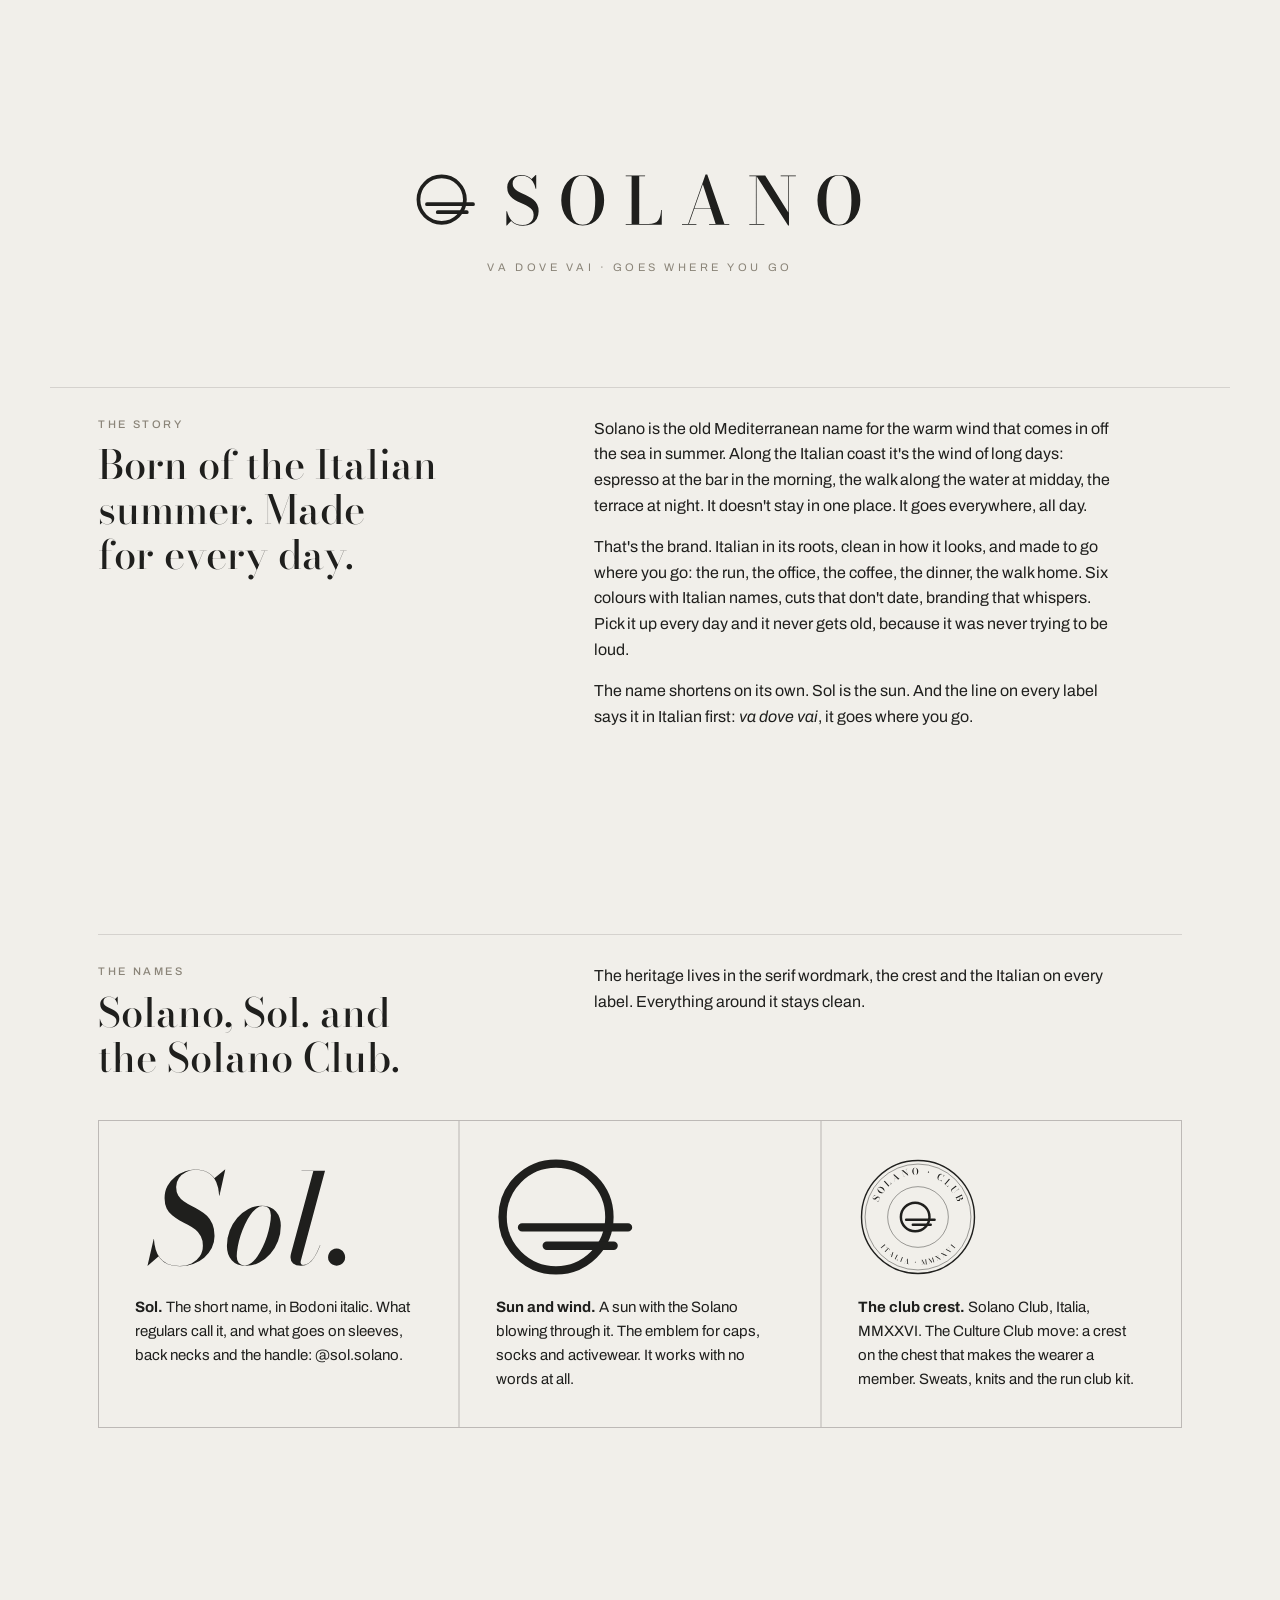
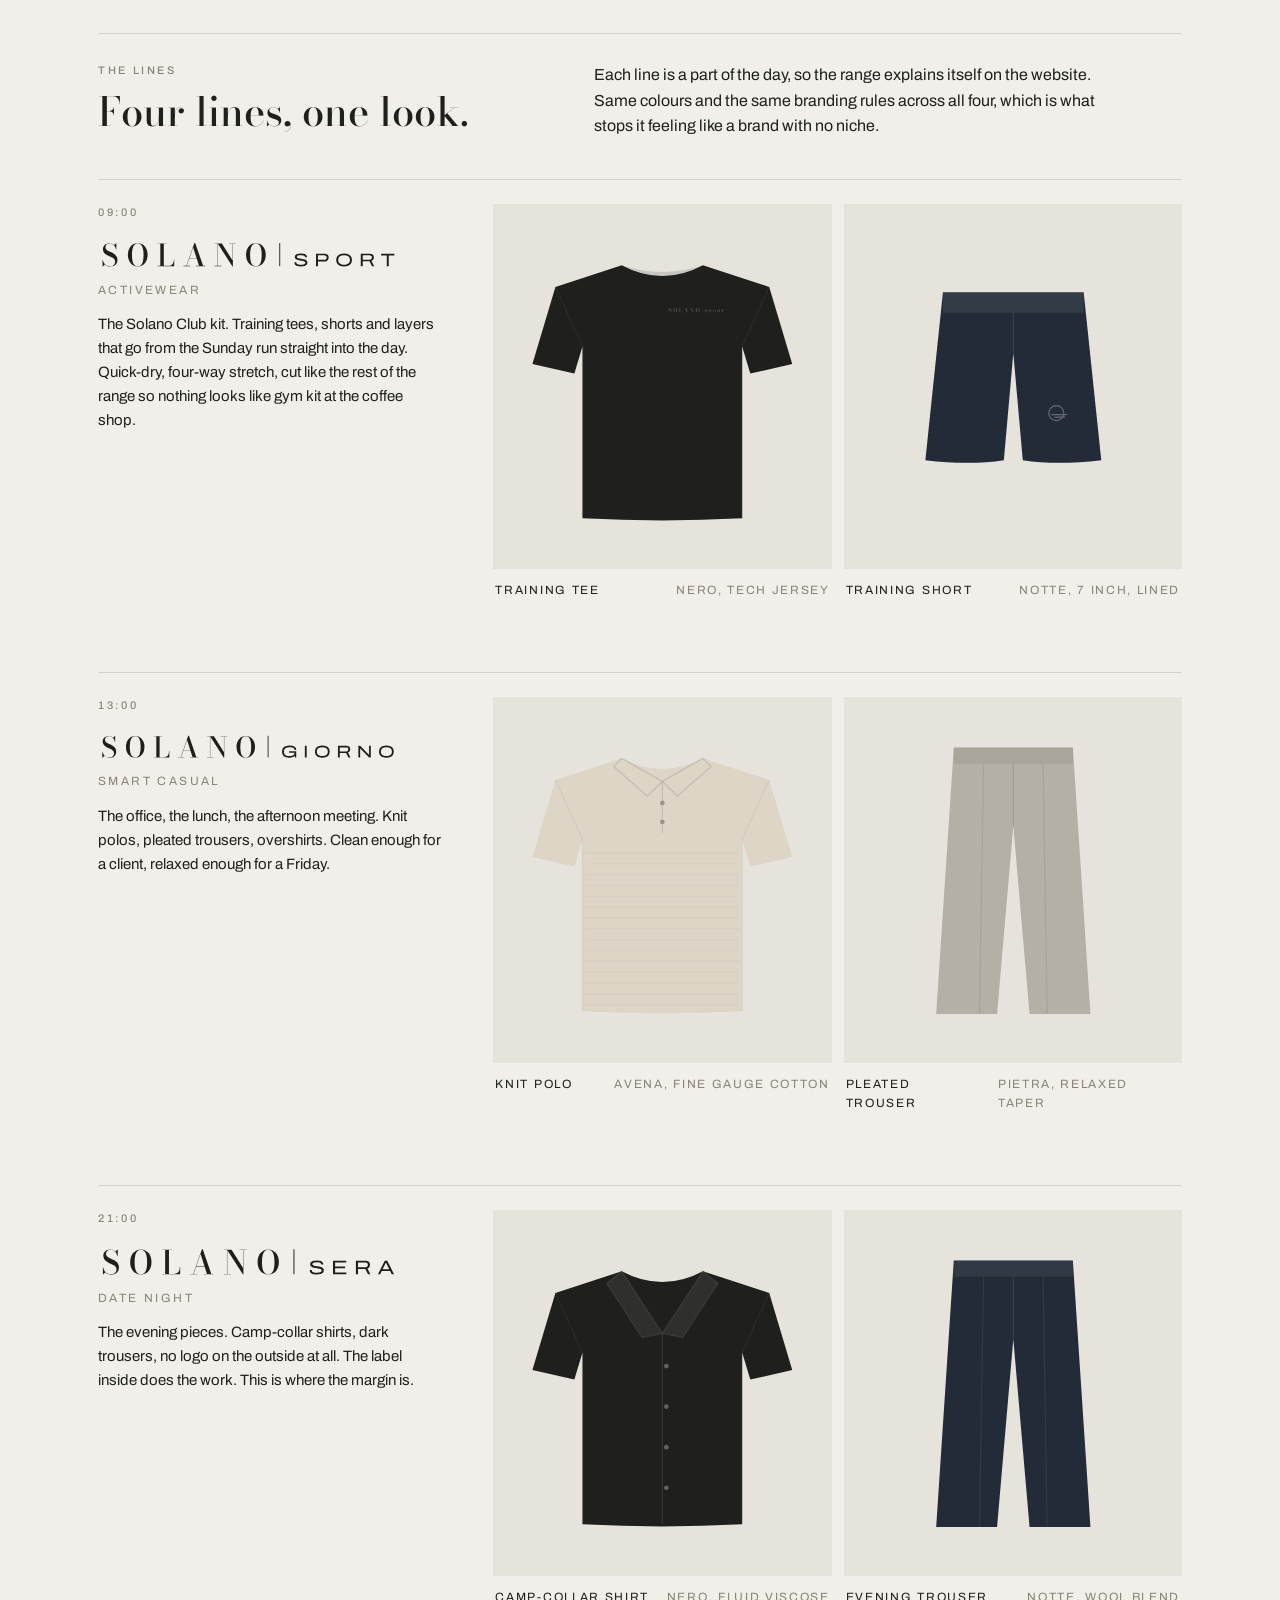
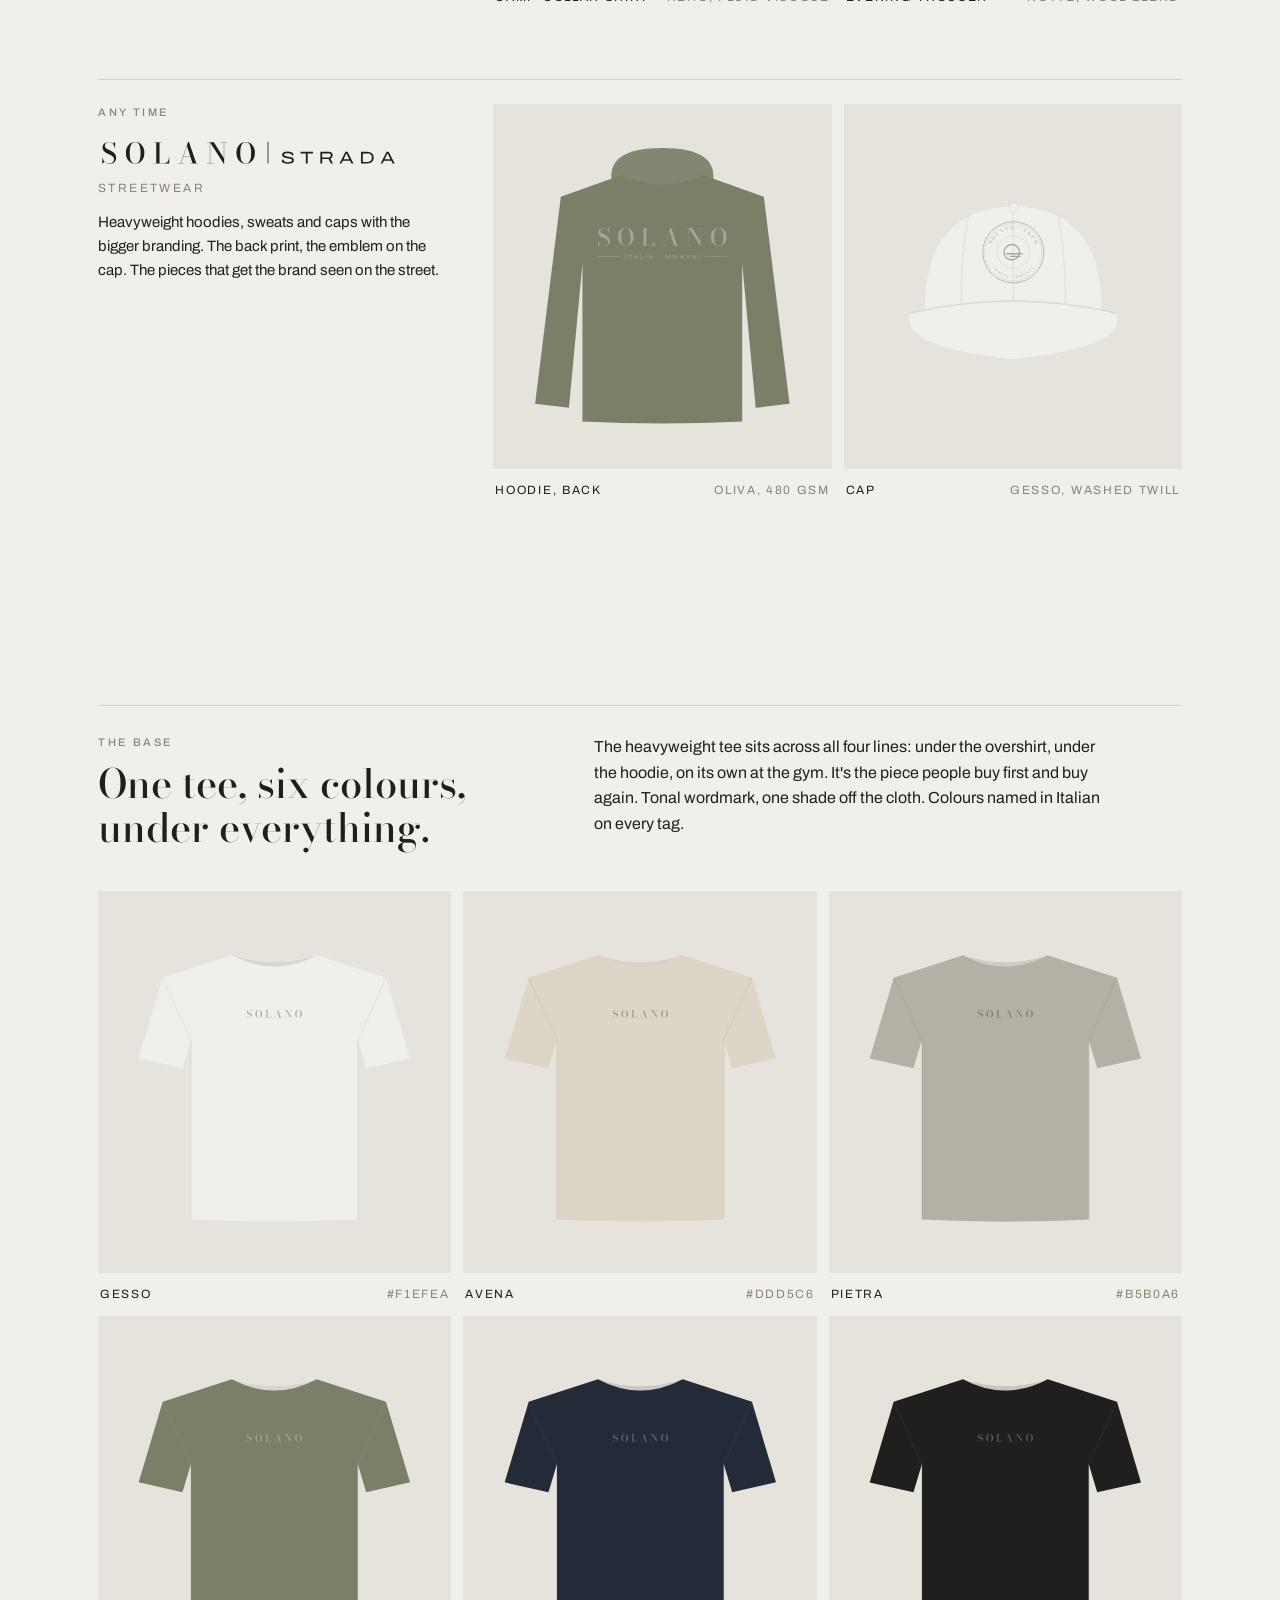
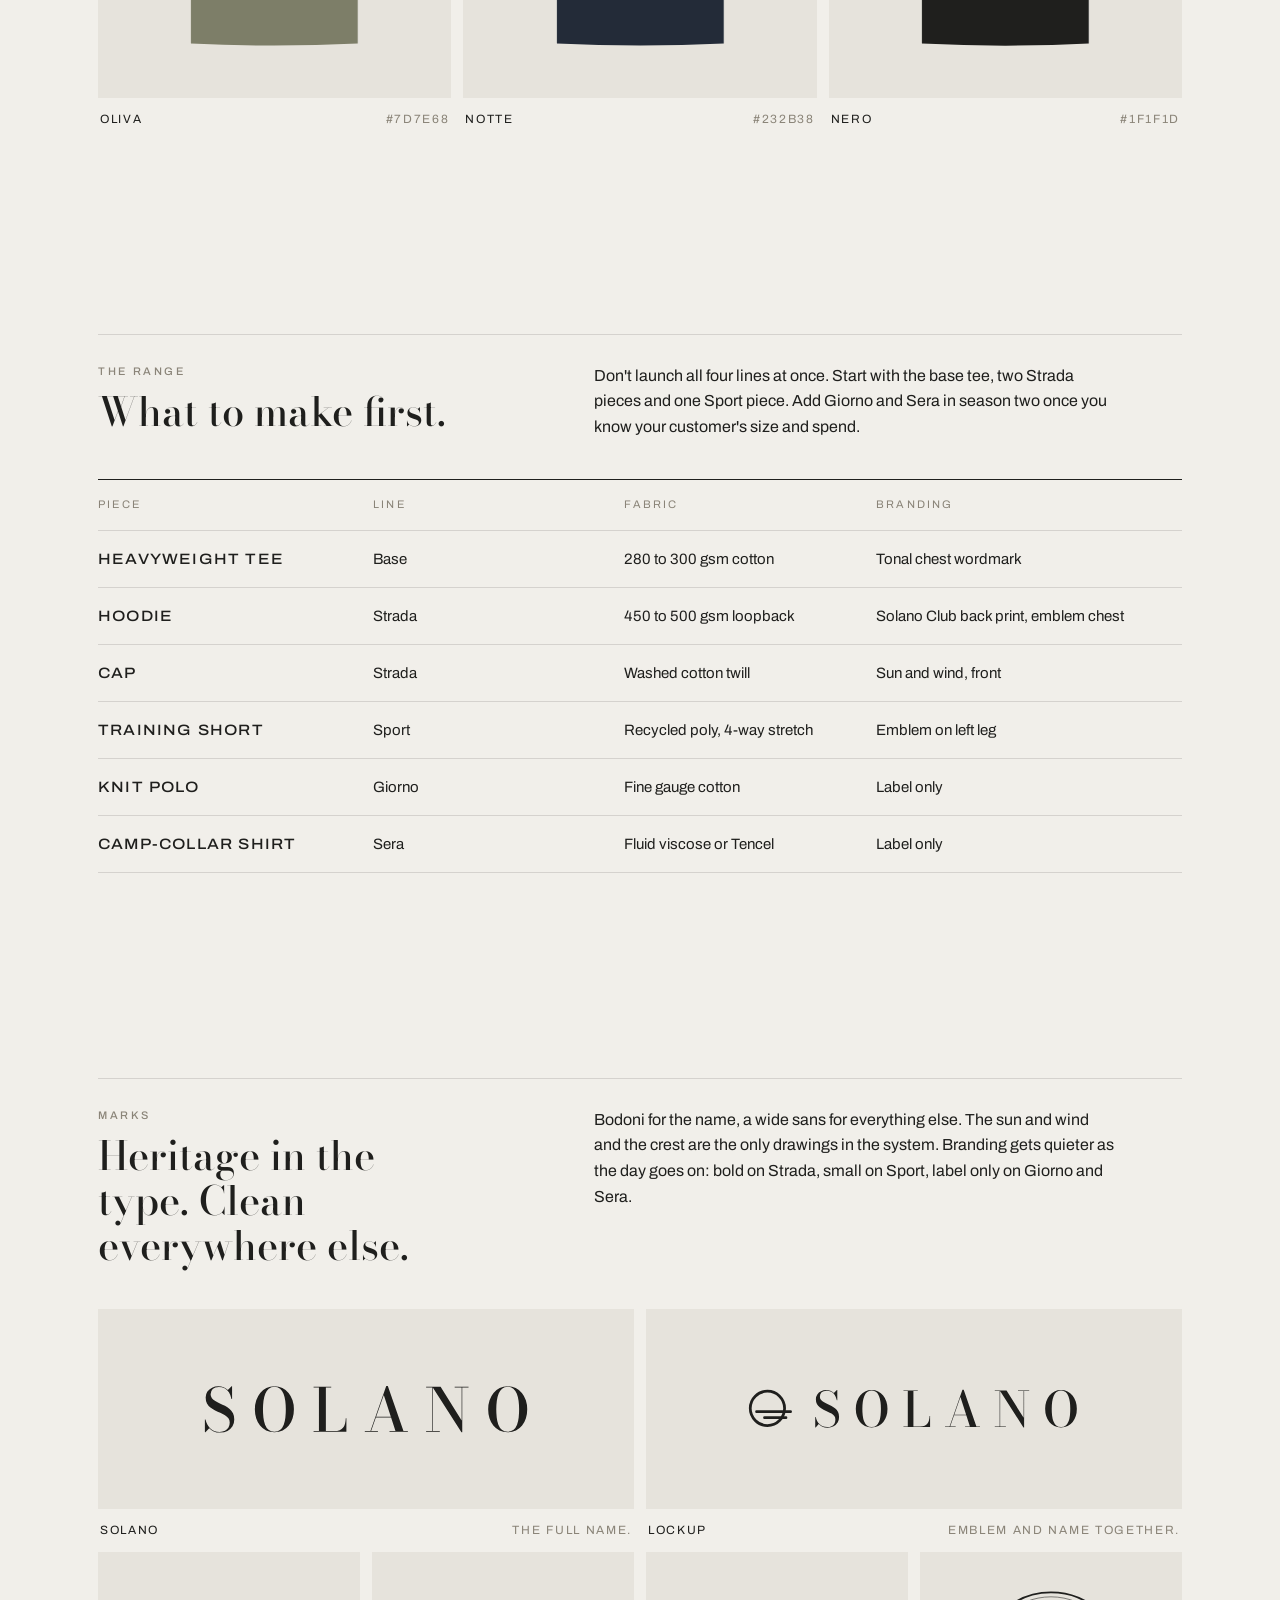
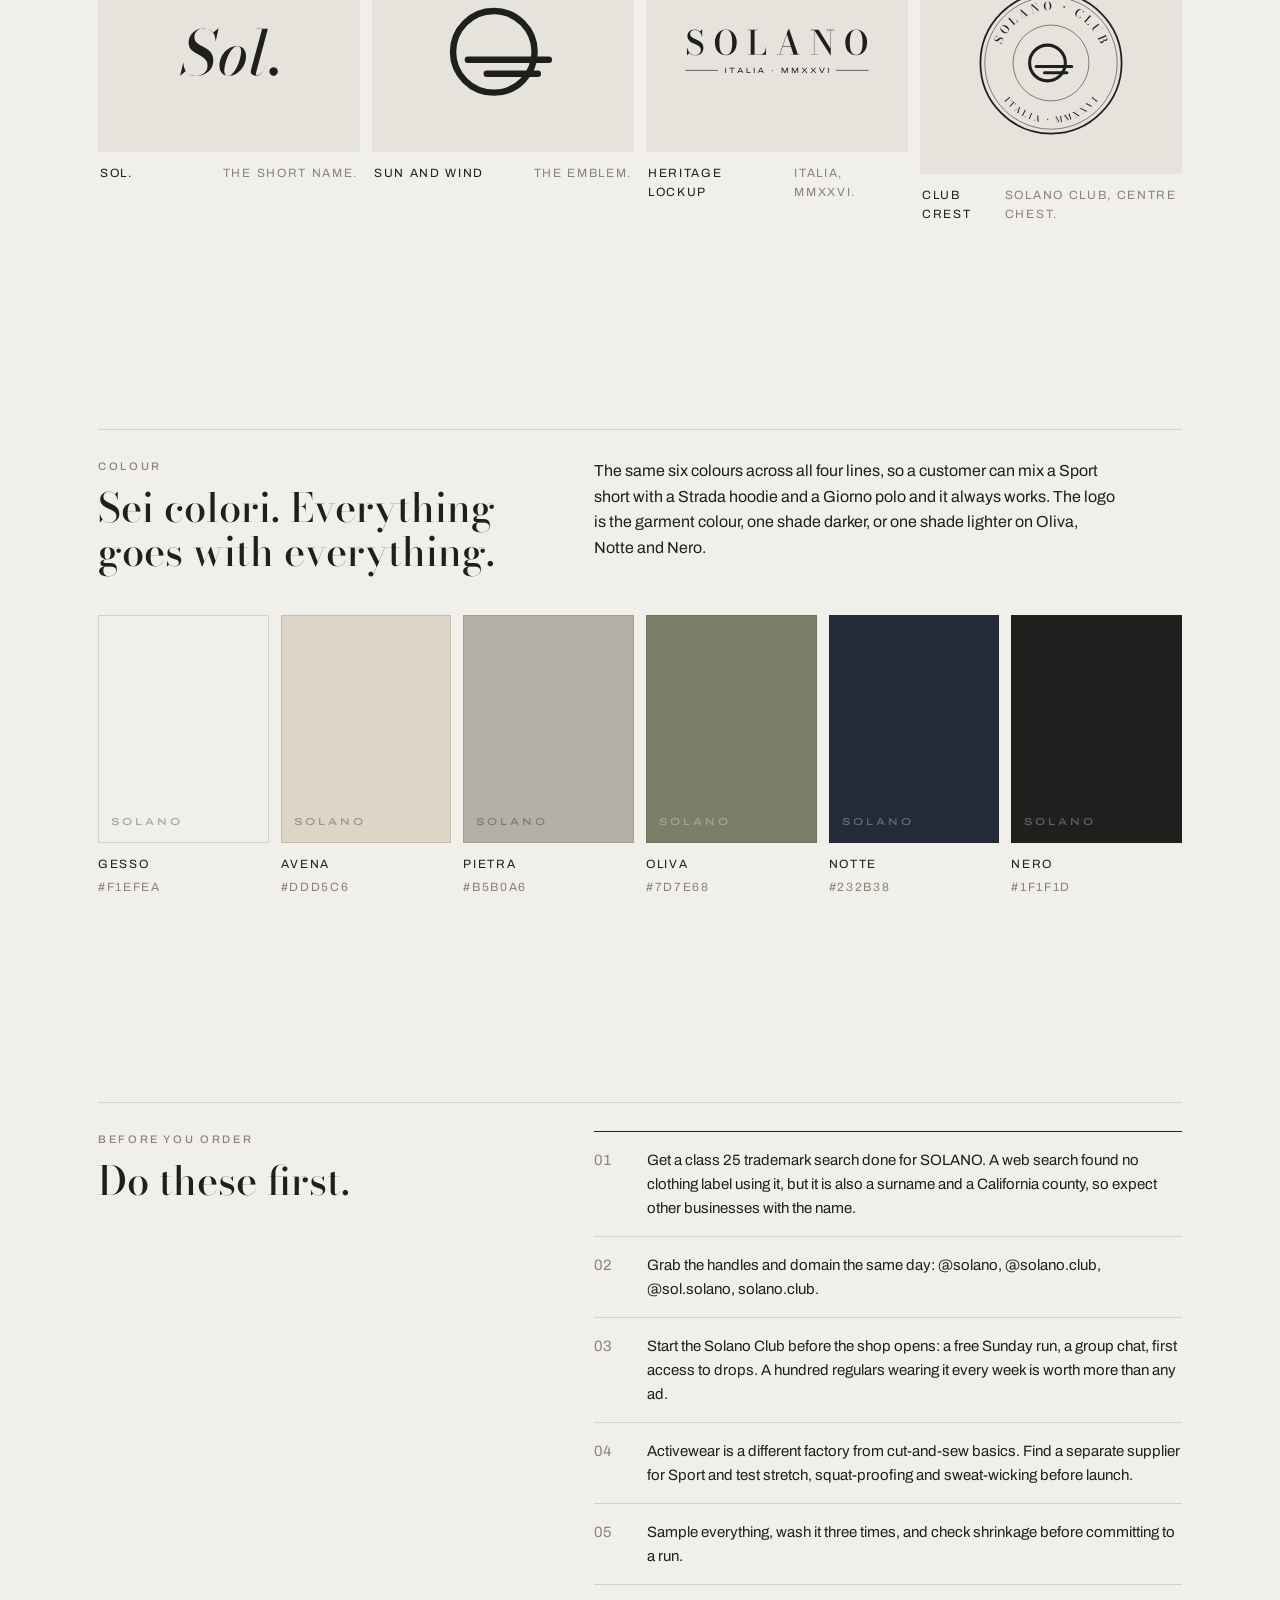
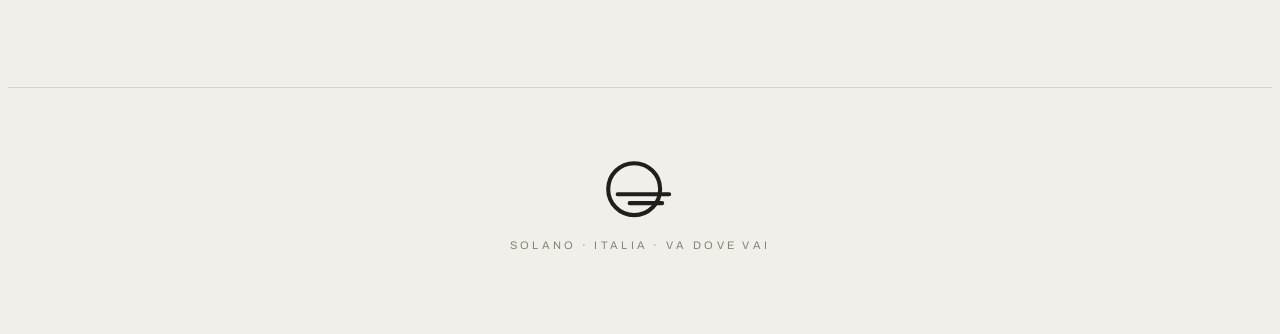
<file: brand/brand-sheet.html>
<!doctype html><html lang="en"><head><meta charset="utf-8"><meta name="viewport" content="width=device-width, initial-scale=1">
<title>Solano</title>
<link rel="preconnect" href="https://fonts.googleapis.com">
<link rel="preconnect" href="https://fonts.gstatic.com" crossorigin>
<link rel="stylesheet" href="https://fonts.googleapis.com/css2?family=Archivo:wdth,wght@62..125,300..700&family=Bodoni+Moda:ital,opsz,wght@0,6..96,400..600;1,6..96,400..500&display=swap">
<style>
/* Layout: a lookbook with nothing in it but product. Chalk ground, one wide sans, generous air, grey captions. Single fixed look, by choice. */
:root {
  --ground: #F1EFEA;
  --panel: #E6E3DC;
  --ink: #1F1F1D;
  --dim: #8A8478;
  --rule: rgba(42, 41, 39, .14);
  --f: "Archivo", "Helvetica Neue", Arial, sans-serif;
  color-scheme: light;
}
* { box-sizing: border-box; }
body { background: var(--ground); color: var(--ink); font-family: var(--f); font-size: 15px; line-height: 1.6; font-weight: 400; }
.wrap { max-width: 1180px; margin: 0 auto; padding-inline: clamp(16px, 4vw, 48px); }
.logo { display: block; width: 100%; height: auto; }
.dim { color: var(--dim); }
.label { font-size: 11px; letter-spacing: .24em; text-transform: uppercase; font-weight: 500; color: var(--dim); margin: 0; }

header { padding-block: clamp(72px, 13vw, 160px) clamp(56px, 9vw, 110px); text-align: center; }
.hero-mark { max-width: 440px; margin: 0 auto; }
header .sub { margin: 28px 0 0; font-size: 11px; letter-spacing: .32em; text-transform: uppercase; color: var(--dim); }

section { padding-block: clamp(56px, 8vw, 104px); }
.intro { display: grid; grid-template-columns: 1fr 1.4fr; gap: clamp(28px, 6vw, 96px); align-items: start; border-top: 1px solid var(--rule); padding-top: 28px; }
.intro > * { min-width: 0; }
h2 { font-stretch: 125%; font-weight: 500; font-size: clamp(22px, 2.8vw, 32px); line-height: 1.2; letter-spacing: .04em; text-transform: uppercase; margin: 10px 0 0; text-wrap: balance; }
.copy p { margin: 0 0 1em; max-width: 58ch; font-size: 16px; }
.copy p:last-child { margin-bottom: 0; }

.blanks { display: grid; grid-template-columns: repeat(3, 1fr); gap: 12px; margin-top: 40px; }
.blank { margin: 0; min-width: 0; }
.ground { background: var(--panel); aspect-ratio: 1 / 1.08; max-width: 100%; display: grid; place-items: center; padding: 10%; }
.mock { width: 100%; height: auto; display: block; }
figcaption { display: flex; justify-content: space-between; gap: 12px; padding: 12px 2px 0; font-size: 12px; letter-spacing: .14em; text-transform: uppercase; }

.marks { display: grid; grid-template-columns: repeat(6, 1fr); gap: 12px; margin-top: 40px; }
.mark { margin: 0; grid-column: span 2; min-width: 0; }
.mark.m-wordmark, .mark.m-lockup { grid-column: span 3; }
.mark-art { background: var(--panel); min-height: 200px; display: grid; place-items: center; padding: 36px; }
.m-wordmark .logo, .m-lockup .logo { max-width: 340px; }
.m-ago .logo { max-width: 130px; }
.m-swallow .logo { max-width: 130px; }
.m-patch .logo { max-width: 170px; }

.spec { margin-top: 40px; border-top: 1px solid var(--ink); }
.spec > div { display: grid; grid-template-columns: 1.1fr 1fr 1fr 1.3fr; gap: 16px; padding-block: 16px; border-bottom: 1px solid var(--rule); font-variant-numeric: tabular-nums; }
.spec > div > * { min-width: 0; }
.spec .th { font-size: 11px; letter-spacing: .2em; text-transform: uppercase; color: var(--dim); }
.spec b { font-weight: 500; font-stretch: 112%; text-transform: uppercase; letter-spacing: .08em; }

.swatches { display: grid; grid-template-columns: repeat(6, 1fr); gap: 12px; margin-top: 40px; }
.sw { display: grid; gap: 4px; font-size: 12px; letter-spacing: .14em; text-transform: uppercase; min-width: 0; }
.chip { border: 1px solid var(--rule); aspect-ratio: 3 / 4; max-width: 100%; display: grid; place-items: end start; padding: 12px; margin-bottom: 8px; }
.chip span { font-stretch: 125%; font-size: 10px; letter-spacing: .3em; font-weight: 500; }

ol.next { list-style: none; margin: 0; padding: 0; counter-reset: n; border-top: 1px solid var(--ink); }
ol.next li { counter-increment: n; display: grid; grid-template-columns: 3.5em 1fr; padding-block: 16px; border-bottom: 1px solid var(--rule); max-width: 820px; }
ol.next li::before { content: counter(n, decimal-leading-zero); color: var(--dim); font-variant-numeric: tabular-nums; }

footer { padding-block: 72px; text-align: center; border-top: 1px solid var(--rule); }
.foot-mark { max-width: 70px; margin: 0 auto; }
footer p { margin: 18px 0 0; font-size: 11px; letter-spacing: .3em; text-transform: uppercase; color: var(--dim); }

@media (max-width: 860px) {
  .intro { grid-template-columns: 1fr; }
  .blanks { grid-template-columns: 1fr 1fr; }
  .marks { grid-template-columns: 1fr 1fr; }
  .marks { grid-template-columns: 1fr 1fr; } .mark, .mark.m-wordmark, .mark.m-lockup { grid-column: span 1; }
  .mark.m-wordmark, .mark.m-lockup { grid-column: span 2; }
  .swatches { grid-template-columns: repeat(3, 1fr); }
  .spec > div { grid-template-columns: 1fr 1fr; }
}
@media (max-width: 480px) {
  .blanks { grid-template-columns: 1fr; }
  .marks { grid-template-columns: 1fr; }
  .mark.m-wordmark, .mark.m-lockup { grid-column: span 1; }
}
.hero-mark { max-width: 520px; }
.m-tnr .logo { max-width: 140px; }
.m-tally .logo { max-width: 90px; }
.m-label .logo { max-width: 190px; }
.names { margin-top: 40px; border-top: 1px solid var(--ink); }
.names > div { display: grid; grid-template-columns: 1fr 1fr 2fr; gap: 16px; padding-block: 18px; border-bottom: 1px solid var(--rule); align-items: baseline; }
.names > div > * { min-width: 0; }
.names b { font-stretch: 125%; font-weight: 600; letter-spacing: .14em; text-transform: uppercase; font-size: 18px; }
.years { display: grid; grid-template-columns: 1fr 1fr; gap: clamp(28px, 6vw, 80px); align-items: center; margin-top: 40px; }
.years > * { min-width: 0; }
.big-label { max-width: 360px; margin: 0 auto; }
.label-ground { background: var(--panel); padding: clamp(32px, 6vw, 72px); }
.week { border-top: 1px solid var(--ink); }
.week > div { display: grid; grid-template-columns: 7em 1fr 1fr; gap: 16px; padding-block: 16px; border-bottom: 1px solid var(--rule); }
.week > div > * { min-width: 0; }
.week b { font-weight: 500; font-stretch: 112%; text-transform: uppercase; letter-spacing: .1em; }
@media (max-width: 860px) {
  .names > div { grid-template-columns: 1fr 1fr; }
  .names > div > span:last-child { grid-column: 1 / -1; }
  .years { grid-template-columns: 1fr; }
  .week > div { grid-template-columns: 6em 1fr; }
  .week > div > .dim { grid-column: 2; }
}
.hero-mark { max-width: 460px; }
.m-sol .logo { max-width: 110px; } .m-crest .logo { max-width: 150px; } .inline-crest { height: 120px !important; } h2 { font-family: "Bodoni Moda", Didot, Georgia, serif; font-stretch: normal; text-transform: none; letter-spacing: 0; font-weight: 500; font-size: clamp(28px, 3.4vw, 40px); line-height: 1.12; } .m-emblem .logo { max-width: 110px; } .m-stamp .logo { max-width: 240px; }
.marks { grid-template-columns: repeat(12, 1fr); } .mark { grid-column: span 3; } .mark.m-wordmark, .mark.m-lockup { grid-column: span 6; }
.lines { display: grid; gap: clamp(40px, 6vw, 72px); margin-top: 40px; }
.line { display: grid; grid-template-columns: 1fr 2fr; gap: clamp(24px, 4vw, 56px); align-items: start; border-top: 1px solid var(--rule); padding-top: 24px; }
.line > * { min-width: 0; }
.line-text { display: grid; gap: 12px; }
.line-text p { margin: 0; max-width: 46ch; }
.line-mark { max-width: 300px; margin-top: 6px; }
.line-cat { font-size: 12px; letter-spacing: .2em; text-transform: uppercase; color: var(--dim); }
.line-mocks { display: grid; grid-template-columns: 1fr 1fr; gap: 12px; }
.trio { display: grid; grid-template-columns: repeat(3, 1fr); gap: 2px; background: var(--rule); border: 1px solid var(--rule); margin-top: 40px; }
.trio > div { background: var(--ground); padding: clamp(22px, 3vw, 36px); display: grid; gap: 18px; align-content: start; }
.trio .art { height: 120px; display: flex; align-items: center; }
.trio .art .logo { width: auto; height: 100%; max-width: 100%; }
.inline-stamp { height: 70px !important; }
.trio p { margin: 0; }
@media (max-width: 860px) {
  .line { grid-template-columns: 1fr; }
  .trio { grid-template-columns: 1fr; }
  .marks { grid-template-columns: 1fr 1fr; } .mark, .mark.m-wordmark, .mark.m-lockup { grid-column: span 1; }
  .mark.m-wordmark, .mark.m-lockup { grid-column: span 2; }
}
@media (max-width: 480px) {
  .line-mocks { grid-template-columns: 1fr; }
  .mark.m-wordmark, .mark.m-lockup { grid-column: span 1; }
}
</style>

<header>
  <div class="wrap">
    <svg class="logo hero-mark" viewBox="0 0 700.986 96.4768" fill="currentColor" role="img" aria-label="Solano"><g fill="none" stroke="currentColor" stroke-width="5.7" stroke-linecap="round"><circle cx="48.2" cy="48.2" r="35.4"/><path d="M25.8 55.1H96.0M42.2 67.4H86.5"/></g><path transform="translate(142.0 86.48)" d="M30.32 1.48Q24.06 1.48 19.58 -0.49Q15.11 -2.47 12.08 -5.86L5.72 1H4.81V-20.55H5.83Q6.86 -16.26 8.73 -12.48Q10.6 -8.69 13.47 -5.8Q16.33 -2.91 20.31 -1.26Q24.29 0.38 29.58 0.38Q34.7 0.38 38.48 -1.47Q42.25 -3.32 44.32 -6.8Q46.39 -10.27 46.39 -15.18Q46.39 -19.46 44.21 -22.4Q42.03 -25.34 38.44 -27.49Q34.85 -29.65 30.55 -31.52Q26.25 -33.39 21.96 -35.46Q17.66 -37.54 14.07 -40.35Q10.48 -43.16 8.3 -47.19Q6.12 -51.21 6.12 -56.98Q6.12 -62.76 9.05 -67.03Q11.99 -71.31 16.82 -73.65Q21.66 -76 27.35 -76Q32.21 -76 36.22 -74.46Q40.22 -72.93 43.19 -69.78L49.44 -76H50.32V-54.79H49.31Q47.97 -61.44 45.04 -65.89Q42.12 -70.34 37.85 -72.57Q33.57 -74.8 28.2 -74.8Q21.42 -74.8 17.91 -71.39Q14.4 -67.98 14.4 -62.46Q14.4 -58.62 16.55 -55.93Q18.7 -53.25 22.21 -51.19Q25.73 -49.14 29.96 -47.26Q34.2 -45.39 38.43 -43.2Q42.66 -41.01 46.17 -38.02Q49.69 -35.03 51.84 -30.79Q53.99 -26.56 53.99 -20.52Q53.99 -13.84 51.02 -8.9Q48.05 -3.97 42.71 -1.24Q37.37 1.48 30.32 1.48ZM121.17 1Q113.44 1 107.37 -1.95Q101.3 -4.91 97.08 -10.19Q92.85 -15.47 90.66 -22.45Q88.46 -29.44 88.46 -37.5Q88.46 -45.56 90.79 -52.55Q93.13 -59.53 97.43 -64.81Q101.74 -70.09 107.77 -73.05Q113.79 -76 121.17 -76Q128.55 -76 134.55 -73.05Q140.55 -70.09 144.87 -64.81Q149.2 -59.53 151.51 -52.55Q153.82 -45.56 153.82 -37.5Q153.82 -29.44 151.63 -22.45Q149.45 -15.47 145.25 -10.19Q141.05 -4.91 134.97 -1.95Q128.9 1 121.17 1ZM121.17 0.05Q127.27 0.05 131.02 -3.09Q134.77 -6.23 136.8 -11.58Q138.82 -16.92 139.55 -23.65Q140.27 -30.37 140.27 -37.51Q140.27 -44.65 139.41 -51.37Q138.54 -58.08 136.42 -63.42Q134.3 -68.77 130.58 -71.91Q126.86 -75.05 121.17 -75.05Q115.48 -75.05 111.75 -71.91Q108.02 -68.77 105.89 -63.42Q103.76 -58.08 102.88 -51.36Q102.01 -44.65 102.01 -37.51Q102.01 -30.37 102.75 -23.65Q103.5 -16.92 105.52 -11.57Q107.53 -6.23 111.32 -3.09Q115.12 0.05 121.17 0.05ZM186.72 0V-1.01H195.7V-73.99H186.72V-75H216.26V-73.99H207.3V-1.01H220.89Q226.66 -1.01 230.41 -2.57Q234.16 -4.13 236.33 -6.99Q238.51 -9.85 239.47 -13.8Q240.44 -17.75 240.63 -22.5H241.66V0ZM290.76 -23.89V-24.9H321.96V-23.89ZM311.01 -76.48 337.17 -1.01H344.57V0H313.79V-1.01H323.8L304.24 -61.58L283.05 -1.01H294.47V0H272.47V-1.01H281.89L308.36 -76.48ZM386.18 -75V-1.01H398.02V0H375.07V-1.01H385.13V-73.99H375.07V-75ZM446.1 -75V-73.99H435.58V1H434.22L385.46 -75H399.34L434.55 -18.82V-73.99H422.89V-75ZM511.67 1Q503.94 1 497.87 -1.95Q491.8 -4.91 487.58 -10.19Q483.35 -15.47 481.16 -22.45Q478.96 -29.44 478.96 -37.5Q478.96 -45.56 481.29 -52.55Q483.63 -59.53 487.93 -64.81Q492.24 -70.09 498.27 -73.05Q504.29 -76 511.67 -76Q519.05 -76 525.05 -73.05Q531.05 -70.09 535.37 -64.81Q539.7 -59.53 542.01 -52.55Q544.32 -45.56 544.32 -37.5Q544.32 -29.44 542.13 -22.45Q539.95 -15.47 535.75 -10.19Q531.55 -4.91 525.47 -1.95Q519.4 1 511.67 1ZM511.67 0.05Q517.77 0.05 521.52 -3.09Q525.27 -6.23 527.3 -11.58Q529.32 -16.92 530.05 -23.65Q530.77 -30.37 530.77 -37.51Q530.77 -44.65 529.91 -51.37Q529.04 -58.08 526.92 -63.42Q524.8 -68.77 521.08 -71.91Q517.36 -75.05 511.67 -75.05Q505.98 -75.05 502.25 -71.91Q498.52 -68.77 496.39 -63.42Q494.26 -58.08 493.38 -51.36Q492.51 -44.65 492.51 -37.51Q492.51 -30.37 493.25 -23.65Q494 -16.92 496.02 -11.57Q498.03 -6.23 501.82 -3.09Q505.62 0.05 511.67 0.05Z"/></svg>
    <p class="sub">Va dove vai · Goes where you go</p>
  </div>
</header>

<main>
  <section style="padding-top:0">
    <div class="wrap intro">
      <div>
        <p class="label">The story</p>
        <h2>Born of the Italian summer. Made for every day.</h2>
      </div>
      <div class="copy">
        <p>Solano is the old Mediterranean name for the warm wind that comes in off the sea in summer. Along the Italian coast it's the wind of long days: espresso at the bar in the morning, the walk along the water at midday, the terrace at night. It doesn't stay in one place. It goes everywhere, all day.</p>
        <p>That's the brand. Italian in its roots, clean in how it looks, and made to go where you go: the run, the office, the coffee, the dinner, the walk home. Six colours with Italian names, cuts that don't date, branding that whispers. Pick it up every day and it never gets old, because it was never trying to be loud.</p>
        <p>The name shortens on its own. Sol is the sun. And the line on every label says it in Italian first: <i>va dove vai</i>, it goes where you go.</p>
      </div>
    </div>
  </section>

  <section>
    <div class="wrap">
      <div class="intro">
        <div><p class="label">The names</p><h2>Solano, Sol. and the Solano Club.</h2></div>
        <div class="copy"><p>The heritage lives in the serif wordmark, the crest and the Italian on every label. Everything around it stays clean.</p></div>
      </div>
      <div class="trio">
        <div><div class="art"><svg class="logo inline-n9" viewBox="0 0 178.127 96" fill="currentColor" role="img" aria-label="Solano sol"><path transform="translate(12.07 86.00)" d="M23.93 1.5Q18.08 1.5 14.15 -0.2Q10.21 -1.9 7.84 -4.92Q5.46 -7.94 4.31 -11.89Q3.16 -15.84 2.87 -20.34H3.07Q3.34 -15.92 4.48 -12.02Q5.61 -8.11 7.95 -5.13Q10.28 -2.14 14.17 -0.44Q18.06 1.26 23.79 1.26Q29.02 1.26 33.19 -0.83Q37.35 -2.92 39.79 -6.6Q42.23 -10.27 42.23 -15.08Q42.23 -19.59 40.57 -22.67Q38.92 -25.75 36.18 -27.9Q33.44 -30.04 30.17 -31.77Q26.91 -33.49 23.65 -35.26Q20.38 -37.03 17.64 -39.31Q14.9 -41.59 13.25 -44.87Q11.59 -48.15 11.59 -52.94Q11.59 -58.69 14 -63Q16.4 -67.3 20.18 -70.2Q23.96 -73.1 28.17 -74.55Q32.38 -76 35.99 -76Q42.39 -76 46.65 -73.46Q50.91 -70.92 53.09 -66.2Q55.27 -61.49 55.48 -54.94H55.28Q55.07 -61.4 52.91 -66.06Q50.76 -70.71 46.58 -73.24Q42.4 -75.76 36.13 -75.76Q32.4 -75.76 28.9 -74.07Q25.4 -72.38 23.12 -69.28Q20.85 -66.19 20.85 -61.92Q20.85 -57.87 22.51 -55.19Q24.17 -52.51 26.91 -50.59Q29.66 -48.66 32.93 -47Q36.21 -45.34 39.48 -43.47Q42.75 -41.6 45.5 -38.95Q48.24 -36.29 49.9 -32.42Q51.56 -28.55 51.56 -22.84Q51.56 -17.59 49.34 -13.14Q47.12 -8.69 43.26 -5.42Q39.39 -2.15 34.42 -0.33Q29.44 1.5 23.93 1.5ZM-2.07 1 2.87 -20.34H3.07L3.34 -16.29Q3.94 -13.25 4.8 -10.84Q5.65 -8.43 6.89 -6.53L-1.87 1ZM55.28 -54.94 55.3 -57.37Q54.84 -60.2 54.12 -63.05Q53.39 -65.91 51.38 -68.97L59.95 -76H60.15L55.48 -54.94ZM76.87 1Q69.16 1 65.31 -3.46Q61.46 -7.92 61.46 -14.88Q61.46 -21.35 63.7 -27.15Q65.94 -32.95 69.8 -37.41Q73.66 -41.87 78.64 -44.44Q83.62 -47 89.1 -47Q96.85 -47 100.72 -42.48Q104.58 -37.96 104.58 -31Q104.58 -24.56 102.36 -18.77Q100.14 -12.99 96.28 -8.53Q92.43 -4.08 87.43 -1.54Q82.43 1 76.87 1ZM75.94 0.8Q78.49 0.8 80.99 -1.15Q83.49 -3.1 85.81 -6.42Q88.14 -9.74 90.1 -13.91Q92.06 -18.08 93.53 -22.61Q94.99 -27.14 95.81 -31.5Q96.64 -35.86 96.64 -39.46Q96.64 -42.84 95.05 -44.8Q93.46 -46.76 90.03 -46.76Q87.52 -46.76 85 -44.8Q82.48 -42.85 80.16 -39.53Q77.83 -36.21 75.87 -32.05Q73.91 -27.88 72.44 -23.35Q70.98 -18.82 70.16 -14.48Q69.33 -10.14 69.33 -6.5Q69.33 -3.16 70.95 -1.18Q72.56 0.8 75.94 0.8ZM120.69 1Q116.53 1 114.43 -0.79Q112.33 -2.58 112.33 -5.5Q112.33 -6.62 112.5 -7.54Q112.66 -8.46 112.86 -9.13L130.6 -74.8H121.14V-75H139.95L120.6 -3.08Q120.5 -2.68 120.45 -2.24Q120.4 -1.81 120.4 -1.5Q120.4 0.33 122.25 0.33Q124.8 0.33 127.06 -1.19Q129.32 -2.7 131.53 -6.18Q133.73 -9.66 135.99 -15.51L136.15 -15.46Q133.95 -9.78 131.72 -6.14Q129.5 -2.49 126.85 -0.75Q124.21 1 120.69 1ZM149.25 1Q147.37 1 145.81 0.08Q144.24 -0.84 143.31 -2.4Q142.37 -3.97 142.37 -5.85Q142.37 -7.73 143.31 -9.29Q144.25 -10.85 145.81 -11.79Q147.37 -12.72 149.25 -12.72Q151.13 -12.72 152.68 -11.79Q154.23 -10.85 155.14 -9.29Q156.06 -7.73 156.06 -5.85Q156.06 -3.97 155.14 -2.4Q154.23 -0.84 152.68 0.08Q151.13 1 149.25 1Z"/></svg></div><p><b>Sol.</b> The short name, in Bodoni italic. What regulars call it, and what goes on sleeves, back necks and the handle: @sol.solano.</p></div>
        <div><div class="art"><svg class="logo inline-clock" viewBox="0 0 240 200" fill="currentColor" role="img" aria-label="Solano emblem"><g fill="none" stroke="currentColor" stroke-width="14.0" stroke-linecap="round"><circle cx="100.0" cy="100.0" r="89.0"/><path d="M43.4 117.3H220.0M84.6 148.0H196.0"/></g></svg></div><p><b>Sun and wind.</b> A sun with the Solano blowing through it. The emblem for caps, socks and activewear. It works with no words at all.</p></div>
        <div><div class="art"><svg class="logo inline-crest" viewBox="0 0 340 340" fill="currentColor" role="img" aria-label="Solano crest"><circle cx="170" cy="170" r="160" fill="none" stroke="currentColor" stroke-width="4"/><circle cx="170" cy="170" r="150" fill="none" stroke="currentColor" stroke-width="1.2"/><circle cx="170" cy="170" r="86" fill="none" stroke="currentColor" stroke-width="1.2"/><path d="M61.02 120.68Q60.36 122.17 59.41 123.02Q58.47 123.87 57.34 124.23L58.29 126.47L58.19 126.68L53.08 124.39L53.19 124.15Q54.32 124.36 55.41 124.32Q56.51 124.28 57.5 123.91Q58.49 123.54 59.31 122.77Q60.12 122 60.68 120.74Q61.23 119.53 61.19 118.44Q61.15 117.34 60.55 116.48Q59.95 115.62 58.78 115.1Q57.77 114.64 56.84 114.85Q55.91 115.05 55.01 115.68Q54.12 116.3 53.22 117.12Q52.32 117.94 51.37 118.74Q50.42 119.53 49.37 120.09Q48.32 120.64 47.13 120.73Q45.95 120.82 44.58 120.2Q43.21 119.59 42.51 118.44Q41.81 117.28 41.76 115.89Q41.72 114.49 42.33 113.14Q42.85 111.99 43.64 111.2Q44.43 110.41 45.49 110.05L44.68 107.9L44.77 107.69L49.8 109.95L49.7 110.19Q47.98 109.8 46.61 110.02Q45.24 110.24 44.26 111.02Q43.28 111.79 42.7 113.07Q41.98 114.67 42.42 115.87Q42.85 117.07 44.16 117.65Q45.07 118.06 45.94 117.84Q46.8 117.62 47.67 117Q48.53 116.38 49.42 115.58Q50.32 114.78 51.29 114.01Q52.26 113.24 53.34 112.72Q54.42 112.2 55.66 112.14Q56.89 112.09 58.33 112.73Q59.91 113.44 60.76 114.67Q61.62 115.9 61.7 117.46Q61.77 119.01 61.02 120.68ZM73.28 99.41Q72.09 101.04 70.54 101.86Q68.99 102.68 67.24 102.76Q65.48 102.84 63.68 102.23Q61.87 101.62 60.18 100.38Q58.49 99.15 57.38 97.59Q56.27 96.03 55.82 94.31Q55.37 92.6 55.67 90.88Q55.98 89.16 57.11 87.61Q58.24 86.06 59.78 85.25Q61.32 84.45 63.09 84.35Q64.86 84.25 66.68 84.83Q68.5 85.42 70.2 86.65Q71.89 87.89 73.02 89.42Q74.15 90.95 74.62 92.64Q75.08 94.33 74.77 96.06Q74.46 97.79 73.28 99.41ZM73.08 99.27Q74.01 97.99 73.93 96.72Q73.84 95.45 73.03 94.2Q72.22 92.96 70.92 91.78Q69.62 90.59 68.12 89.5Q66.62 88.4 65.08 87.56Q63.53 86.71 62.08 86.34Q60.64 85.96 59.41 86.26Q58.18 86.56 57.3 87.76Q56.43 88.95 56.52 90.22Q56.61 91.48 57.41 92.75Q58.2 94.01 59.48 95.23Q60.75 96.44 62.25 97.54Q63.75 98.63 65.28 99.5Q66.81 100.38 68.24 100.77Q69.67 101.17 70.91 100.85Q72.15 100.54 73.08 99.27ZM84.64 85.35 84.46 85.16 86.2 83.6 73.55 69.46 71.81 71.02 71.64 70.82 77.36 65.7 77.54 65.89 75.8 67.45 88.45 81.59 91.09 79.23Q92.2 78.23 92.66 77.28Q93.12 76.33 93.04 75.4Q92.97 74.46 92.47 73.53Q91.97 72.6 91.19 71.65L91.39 71.47L95.29 75.83ZM103.59 62.57 103.46 62.34 110.52 58.33 110.64 58.56ZM101.41 48.08 117.02 61.78 118.7 60.83 118.83 61.05 111.87 65.01 111.74 64.78 114 63.5 101.8 52.32 104.79 68.73 107.37 67.27 107.5 67.49 102.53 70.32 102.4 70.09 104.53 68.88 100.81 48.42ZM124.39 38.02 129.84 56.46 132.79 55.59 132.87 55.84 127.14 57.54 127.07 57.28 129.58 56.54 124.2 38.35 121.69 39.09 121.62 38.83ZM139.33 33.6 139.4 33.85 136.78 34.63 142.31 53.33 141.97 53.43 124.21 38.07 127.67 37.05 140.59 48.46 136.52 34.7 133.61 35.56 133.54 35.31ZM162.87 50.47Q160.86 50.59 159.24 49.92Q157.62 49.25 156.44 47.94Q155.26 46.64 154.59 44.86Q153.91 43.08 153.78 40.99Q153.66 38.9 154.15 37.05Q154.65 35.2 155.69 33.76Q156.72 32.32 158.24 31.46Q159.76 30.6 161.67 30.49Q163.59 30.37 165.19 31.05Q166.8 31.72 168 33.02Q169.2 34.33 169.91 36.1Q170.62 37.88 170.74 39.97Q170.87 42.07 170.41 43.91Q169.95 45.76 168.94 47.2Q167.94 48.63 166.41 49.49Q164.88 50.35 162.87 50.47ZM162.85 50.23Q164.44 50.13 165.36 49.26Q166.29 48.38 166.73 46.97Q167.17 45.55 167.26 43.79Q167.34 42.03 167.23 40.18Q167.12 38.33 166.79 36.6Q166.46 34.87 165.83 33.52Q165.19 32.16 164.18 31.4Q163.17 30.65 161.69 30.73Q160.21 30.82 159.29 31.7Q158.37 32.57 157.9 33.99Q157.43 35.41 157.31 37.17Q157.19 38.92 157.3 40.77Q157.41 42.63 157.71 44.36Q158.01 46.1 158.61 47.45Q159.22 48.81 160.25 49.56Q161.28 50.32 162.85 50.23ZM199.28 44.53Q198.79 44.42 198.44 44.08Q198.09 43.75 197.95 43.29Q197.8 42.82 197.91 42.33Q198.02 41.85 198.36 41.5Q198.7 41.14 199.16 40.99Q199.62 40.84 200.11 40.96Q200.6 41.07 200.95 41.41Q201.3 41.75 201.44 42.21Q201.59 42.68 201.47 43.16Q201.36 43.65 201.02 44.01Q200.69 44.36 200.23 44.5Q199.77 44.64 199.28 44.53ZM229.72 66.21Q227.34 64.87 226.21 62.75Q225.08 60.62 225.21 58.1Q225.35 55.58 226.77 53.06Q228.19 50.54 230.27 49.12Q232.35 47.69 234.75 47.56Q237.15 47.42 239.53 48.76Q240.64 49.38 241.4 50.32Q242.16 51.26 242.51 52.36L244.72 51.97L244.92 52.09L242.25 56.85L242 56.72Q242.63 55.25 242.5 53.78Q242.36 52.32 241.6 51.11Q240.84 49.91 239.58 49.2Q238.18 48.41 236.81 48.59Q235.43 48.77 234.17 49.66Q232.91 50.55 231.81 51.9Q230.71 53.24 229.84 54.79Q228.97 56.33 228.39 57.98Q227.81 59.62 227.7 61.16Q227.6 62.7 228.16 63.97Q228.72 65.23 230.12 66.02Q231.27 66.67 232.4 66.82Q233.53 66.98 234.58 66.71Q235.63 66.45 236.51 65.83Q237.39 65.22 238.03 64.32L238.27 64.45L235.59 69.21L235.38 69.1L234.75 66.98Q233.6 67.29 232.3 67.11Q231 66.93 229.72 66.21ZM243.51 74.88 243.68 74.68 245.44 76.22 257.92 61.93 256.16 60.39 256.34 60.19 262.12 65.24 261.95 65.44 260.2 63.91 247.72 78.2 250.38 80.53Q251.51 81.51 252.51 81.85Q253.51 82.19 254.43 82Q255.34 81.81 256.2 81.2Q257.07 80.59 257.92 79.69L258.12 79.87L254.27 84.28ZM286.66 93.02 286.45 93.18 284.94 91.17 274.35 99.14Q271.78 101.07 269.67 100.89Q267.56 100.71 265.68 98.22Q263.6 95.45 263.83 93.27Q264.06 91.08 266.75 89.06L277.34 81.08L275.94 79.22L276.15 79.06L280.93 85.41L280.72 85.57L279.15 83.49L268.77 91.31Q267.74 92.08 266.95 92.91Q266.15 93.73 265.74 94.61Q265.34 95.5 265.46 96.48Q265.59 97.45 266.4 98.53Q267.37 99.82 268.55 100.34Q269.72 100.85 271.13 100.52Q272.53 100.19 274.19 98.94L284.78 90.96L283.32 89.03L283.53 88.87ZM275.67 112.56 275.91 112.45 279.28 119.78Q279.73 120.77 280.71 121.32Q281.68 121.87 282.97 121.87Q284.26 121.88 285.66 121.23Q287.07 120.58 287.73 119.68Q288.39 118.79 288.43 117.77Q288.47 116.76 288.01 115.76L286.75 113.01L286.91 112.94L288.36 116.1Q289.16 117.82 289.4 119.44Q289.65 121.06 289.11 122.34Q288.57 123.62 287 124.35Q284.37 125.56 282.48 124.4Q280.58 123.25 279.23 120.3ZM276.74 114.64 294.26 106.58 295.52 109.32 278 117.38ZM286.82 112.98 286.99 112.9 288.15 115.42Q288.55 116.3 289.29 116.89Q290.03 117.49 291.11 117.57Q292.19 117.66 293.59 117.02Q295 116.37 295.75 115.44Q296.5 114.51 296.66 113.5Q296.81 112.49 296.41 111.62L293.14 104.52L293.38 104.41L296.72 111.67Q298 114.44 297.72 116.57Q297.44 118.69 295.14 119.75Q292.87 120.79 291.14 119.7Q289.41 118.61 288.05 115.66Z"/><path d="M63.57 254.74 63.72 254.61 65.06 256.21 75.7 247.32 74.36 245.72 74.5 245.59 78.72 250.63 78.57 250.75 77.11 249.01 66.47 257.9 67.93 259.65 67.79 259.77ZM74.12 266.51 74.25 266.37 75.77 267.8 85.31 257.74 84.1 256.6Q83.51 256.04 82.91 255.89Q82.3 255.74 81.67 255.92Q81.04 256.1 80.4 256.55Q79.76 256.99 79.11 257.62L78.96 257.49L81.97 254.31L90.5 262.4L87.5 265.58L87.35 265.44Q87.95 264.76 88.36 264.09Q88.77 263.43 88.91 262.79Q89.06 262.15 88.88 261.55Q88.69 260.95 88.11 260.39L86.9 259.25L77.36 269.32L78.88 270.75L78.75 270.89ZM91.19 275.27 91.3 275.12 96.14 278.55 96.03 278.7ZM100.11 269.35 95.87 283.92 97.02 284.73 96.9 284.89 92.13 281.51 92.24 281.35 93.8 282.45 97.42 270.91 87.48 277.97 89.25 279.23 89.14 279.38 85.73 276.96 85.84 276.81 87.3 277.84 99.7 269.06ZM102.57 288.22 102.65 288.05 104.17 288.84 110.57 276.54 109.06 275.75 109.14 275.58 114.12 278.17 114.04 278.34 112.53 277.56 106.12 289.86 108.42 291.05Q109.39 291.55 110.16 291.62Q110.93 291.69 111.54 291.39Q112.16 291.1 112.67 290.52Q113.18 289.94 113.63 289.16L113.8 289.25L111.83 293.04ZM117.9 295.67 117.97 295.49 119.92 296.24 124.92 283.31 122.97 282.56 123.04 282.38 129.17 284.75 129.1 284.92 126.97 284.1 121.97 297.04 124.1 297.86 124.03 298.04ZM134.69 296.68 134.74 296.49 140.49 297.93 140.44 298.12ZM140.86 287.92 142.18 303.04 143.55 303.38 143.5 303.57 137.83 302.14 137.88 301.96 139.72 302.42 138.92 290.35 132.21 300.53 134.32 301.06 134.27 301.25 130.21 300.23 130.26 300.04 132 300.48 140.37 287.8ZM162.42 299.32Q162.06 299.3 161.77 299.1Q161.48 298.9 161.31 298.59Q161.15 298.27 161.17 297.91Q161.19 297.54 161.39 297.25Q161.59 296.95 161.9 296.79Q162.21 296.62 162.58 296.64Q162.95 296.66 163.24 296.86Q163.54 297.07 163.7 297.38Q163.86 297.7 163.84 298.06Q163.81 298.43 163.62 298.72Q163.42 299.02 163.11 299.18Q162.79 299.34 162.42 299.32ZM187.49 305.07 180.31 291.47 182.5 291.17 188.17 301.78 190.56 290.07 190.76 290.04 187.72 305.03ZM180.4 291.46 182.31 305.39 183.74 305.19 183.76 305.38 180.78 305.79 180.76 305.6 182.11 305.42 180.23 291.68 178.79 291.87 178.76 291.68ZM194.2 289.57 194.23 289.76 192.91 289.95 194.79 303.68 196.1 303.5 196.13 303.69 191.12 304.38 191.1 304.19 192.61 303.98 190.71 290.05ZM209.15 300.45 199.85 288.2 201.97 287.55 209.28 297.1 209.75 285.15 209.94 285.09 209.37 300.38ZM199.95 288.17 204.08 301.6 205.46 301.18 205.52 301.36 202.64 302.25 202.59 302.06 203.89 301.66 199.81 288.41 198.42 288.84 198.36 288.66ZM213.26 284.07 213.31 284.26 212.04 284.65 216.12 297.9 217.39 297.51 217.45 297.69 212.62 299.18 212.56 299 214.02 298.55 209.89 285.11ZM230.75 291.69 230.66 291.51 232.24 290.74 218.94 281.8 217.82 282.35 217.74 282.18 222.87 279.67 222.95 279.85 221.28 280.66 234.65 289.57 235.83 288.99 235.92 289.16ZM223.4 295.27 223.31 295.1 225.13 294.22 226.19 285.09 226.39 285.11 225.34 294.11 227.38 293.12 227.46 293.29ZM226.42 285.56 227.12 277.81 225.09 278.81 225 278.63 228.73 276.81 228.81 276.99 227.32 277.71 226.63 285.59ZM248.1 281.35 247.99 281.19 249.43 280.19 234.96 273.32 233.93 274.03 233.82 273.87 238.53 270.64 238.64 270.79 237.1 271.85 251.64 278.67 252.73 277.93 252.84 278.08ZM241.36 285.99 241.25 285.83 242.91 284.68 242.61 275.5 242.82 275.49 243.11 284.54 244.98 283.26 245.09 283.42ZM242.91 275.93 242.46 268.16 240.59 269.45 240.48 269.29 243.9 266.94 244.01 267.1 242.64 268.04 243.12 275.93ZM258.15 254.26 258.28 254.4 257.06 255.54 263.09 269.54 262.7 269.9 249.27 262.82 248.25 263.77 248.12 263.63 252.48 259.56 252.61 259.7 251.13 261.08 261.77 266.97 256.9 255.69 255.16 257.32 255.03 257.18ZM272.22 259.77 272.07 259.64 273.41 258.04 262.77 249.15 261.44 250.75 261.29 250.62 265.5 245.59 265.65 245.71 264.19 247.46 274.82 256.35 276.29 254.6 276.43 254.73Z"/><g fill="none" stroke="currentColor" stroke-width="7.0" stroke-linecap="round"><circle cx="162.0" cy="170.0" r="40.5"/><path d="M136.4 177.9H217.0M155.3 192.0H206.0"/></g></svg></div><p><b>The club crest.</b> Solano Club, Italia, MMXXVI. The Culture Club move: a crest on the chest that makes the wearer a member. Sweats, knits and the run club kit.</p></div>
      </div>
    </div>
  </section>

  <section>
    <div class="wrap">
      <div class="intro">
        <div><p class="label">The lines</p><h2>Four lines, one look.</h2></div>
        <div class="copy"><p>Each line is a part of the day, so the range explains itself on the website. Same colours and the same branding rules across all four, which is what stops it feeling like a brand with no niche.</p></div>
      </div>
      <div class="lines">
<article class="line"><div class="line-text"><p class="label">09:00</p><svg class="logo line-mark" viewBox="0 0 991.13 96.4768" fill="currentColor" role="img" aria-label="Solano Sport"><path transform="translate(10 86.48)" d="M30.32 1.48Q24.06 1.48 19.58 -0.49Q15.11 -2.47 12.08 -5.86L5.72 1H4.81V-20.55H5.83Q6.86 -16.26 8.73 -12.48Q10.6 -8.69 13.47 -5.8Q16.33 -2.91 20.31 -1.26Q24.29 0.38 29.58 0.38Q34.7 0.38 38.48 -1.47Q42.25 -3.32 44.32 -6.8Q46.39 -10.27 46.39 -15.18Q46.39 -19.46 44.21 -22.4Q42.03 -25.34 38.44 -27.49Q34.85 -29.65 30.55 -31.52Q26.25 -33.39 21.96 -35.46Q17.66 -37.54 14.07 -40.35Q10.48 -43.16 8.3 -47.19Q6.12 -51.21 6.12 -56.98Q6.12 -62.76 9.05 -67.03Q11.99 -71.31 16.82 -73.65Q21.66 -76 27.35 -76Q32.21 -76 36.22 -74.46Q40.22 -72.93 43.19 -69.78L49.44 -76H50.32V-54.79H49.31Q47.97 -61.44 45.04 -65.89Q42.12 -70.34 37.85 -72.57Q33.57 -74.8 28.2 -74.8Q21.42 -74.8 17.91 -71.39Q14.4 -67.98 14.4 -62.46Q14.4 -58.62 16.55 -55.93Q18.7 -53.25 22.21 -51.19Q25.73 -49.14 29.96 -47.26Q34.2 -45.39 38.43 -43.2Q42.66 -41.01 46.17 -38.02Q49.69 -35.03 51.84 -30.79Q53.99 -26.56 53.99 -20.52Q53.99 -13.84 51.02 -8.9Q48.05 -3.97 42.71 -1.24Q37.37 1.48 30.32 1.48ZM121.17 1Q113.44 1 107.37 -1.95Q101.3 -4.91 97.08 -10.19Q92.85 -15.47 90.66 -22.45Q88.46 -29.44 88.46 -37.5Q88.46 -45.56 90.79 -52.55Q93.13 -59.53 97.43 -64.81Q101.74 -70.09 107.77 -73.05Q113.79 -76 121.17 -76Q128.55 -76 134.55 -73.05Q140.55 -70.09 144.87 -64.81Q149.2 -59.53 151.51 -52.55Q153.82 -45.56 153.82 -37.5Q153.82 -29.44 151.63 -22.45Q149.45 -15.47 145.25 -10.19Q141.05 -4.91 134.97 -1.95Q128.9 1 121.17 1ZM121.17 0.05Q127.27 0.05 131.02 -3.09Q134.77 -6.23 136.8 -11.58Q138.82 -16.92 139.55 -23.65Q140.27 -30.37 140.27 -37.51Q140.27 -44.65 139.41 -51.37Q138.54 -58.08 136.42 -63.42Q134.3 -68.77 130.58 -71.91Q126.86 -75.05 121.17 -75.05Q115.48 -75.05 111.75 -71.91Q108.02 -68.77 105.89 -63.42Q103.76 -58.08 102.88 -51.36Q102.01 -44.65 102.01 -37.51Q102.01 -30.37 102.75 -23.65Q103.5 -16.92 105.52 -11.57Q107.53 -6.23 111.32 -3.09Q115.12 0.05 121.17 0.05ZM186.72 0V-1.01H195.7V-73.99H186.72V-75H216.26V-73.99H207.3V-1.01H220.89Q226.66 -1.01 230.41 -2.57Q234.16 -4.13 236.33 -6.99Q238.51 -9.85 239.47 -13.8Q240.44 -17.75 240.63 -22.5H241.66V0ZM290.76 -23.89V-24.9H321.96V-23.89ZM311.01 -76.48 337.17 -1.01H344.57V0H313.79V-1.01H323.8L304.24 -61.58L283.05 -1.01H294.47V0H272.47V-1.01H281.89L308.36 -76.48ZM386.18 -75V-1.01H398.02V0H375.07V-1.01H385.13V-73.99H375.07V-75ZM446.1 -75V-73.99H435.58V1H434.22L385.46 -75H399.34L434.55 -18.82V-73.99H422.89V-75ZM511.67 1Q503.94 1 497.87 -1.95Q491.8 -4.91 487.58 -10.19Q483.35 -15.47 481.16 -22.45Q478.96 -29.44 478.96 -37.5Q478.96 -45.56 481.29 -52.55Q483.63 -59.53 487.93 -64.81Q492.24 -70.09 498.27 -73.05Q504.29 -76 511.67 -76Q519.05 -76 525.05 -73.05Q531.05 -70.09 535.37 -64.81Q539.7 -59.53 542.01 -52.55Q544.32 -45.56 544.32 -37.5Q544.32 -29.44 542.13 -22.45Q539.95 -15.47 535.75 -10.19Q531.55 -4.91 525.47 -1.95Q519.4 1 511.67 1ZM511.67 0.05Q517.77 0.05 521.52 -3.09Q525.27 -6.23 527.3 -11.58Q529.32 -16.92 530.05 -23.65Q530.77 -30.37 530.77 -37.51Q530.77 -44.65 529.91 -51.37Q529.04 -58.08 526.92 -63.42Q524.8 -68.77 521.08 -71.91Q517.36 -75.05 511.67 -75.05Q505.98 -75.05 502.25 -71.91Q498.52 -68.77 496.39 -63.42Q494.26 -58.08 493.38 -51.36Q492.51 -44.65 492.51 -37.51Q492.51 -30.37 493.25 -23.65Q494 -16.92 496.02 -11.57Q498.03 -6.23 501.82 -3.09Q505.62 0.05 511.67 0.05Z"/><rect x="599.0" y="10" width="3" height="76.5"/><path transform="translate(645.0 86.48)" d="M25.84 0.72Q21.46 0.72 17.5 0.19Q13.55 -0.34 10.5 -1.71Q7.46 -3.08 5.72 -5.6Q3.98 -8.12 3.98 -12.06Q3.98 -12.35 3.99 -12.6Q4.01 -12.85 4.04 -12.97H10.53Q10.47 -12.67 10.44 -12.29Q10.41 -11.9 10.41 -11.34Q10.41 -9.15 12.25 -7.68Q14.09 -6.21 17.55 -5.47Q21 -4.74 25.71 -4.74Q27.89 -4.74 30.01 -4.95Q32.12 -5.15 33.98 -5.6Q35.83 -6.05 37.26 -6.8Q38.69 -7.55 39.51 -8.63Q40.32 -9.72 40.32 -11.16Q40.32 -13.19 38.86 -14.42Q37.39 -15.65 34.88 -16.42Q32.37 -17.18 29.25 -17.69Q26.13 -18.19 22.81 -18.7Q19.49 -19.21 16.36 -20.01Q13.24 -20.81 10.73 -22.09Q8.22 -23.38 6.75 -25.44Q5.29 -27.51 5.29 -30.61Q5.29 -33.07 6.47 -35.13Q7.66 -37.18 10.15 -38.71Q12.65 -40.24 16.52 -41.08Q20.4 -41.91 25.8 -41.91Q31.29 -41.91 35.05 -40.98Q38.81 -40.04 41.08 -38.44Q43.35 -36.84 44.34 -34.81Q45.34 -32.79 45.34 -30.64V-29.51H38.94V-30.62Q38.94 -32.19 37.43 -33.5Q35.92 -34.81 33.11 -35.63Q30.29 -36.45 26.31 -36.45Q21.5 -36.45 18.33 -35.77Q15.16 -35.1 13.58 -33.85Q12 -32.6 12 -30.86Q12 -29.09 13.47 -27.99Q14.94 -26.89 17.45 -26.21Q19.96 -25.54 23.08 -25.05Q26.2 -24.56 29.52 -24.02Q32.84 -23.48 35.97 -22.68Q39.09 -21.88 41.6 -20.54Q44.11 -19.2 45.58 -17.12Q47.04 -15.05 47.04 -11.98Q47.04 -7.29 44.37 -4.49Q41.69 -1.69 36.91 -0.49Q32.12 0.72 25.84 0.72ZM75.27 0V-41.19H104.47Q108.38 -41.19 111.22 -39.54Q114.07 -37.88 115.62 -34.99Q117.18 -32.09 117.18 -28.35Q117.18 -24.65 115.62 -21.74Q114.06 -18.83 111.2 -17.17Q108.33 -15.51 104.39 -15.51H81.8V0ZM81.8 -21.04H102.81Q106.59 -21.04 108.57 -23.03Q110.55 -25.02 110.55 -28.33Q110.55 -30.54 109.63 -32.19Q108.71 -33.85 106.99 -34.76Q105.27 -35.67 102.81 -35.67H81.8ZM168.11 0.72Q160.08 0.72 154.22 -1.73Q148.36 -4.18 145.22 -8.93Q142.08 -13.69 142.08 -20.6Q142.08 -27.56 145.22 -32.29Q148.36 -37.02 154.22 -39.46Q160.08 -41.91 168.11 -41.91Q176.22 -41.91 182.04 -39.46Q187.87 -37.02 191.02 -32.29Q194.16 -27.56 194.16 -20.6Q194.16 -13.69 191.02 -8.93Q187.87 -4.18 182.04 -1.73Q176.22 0.72 168.11 0.72ZM168.15 -4.8Q172.27 -4.8 175.77 -5.7Q179.28 -6.59 181.91 -8.42Q184.53 -10.25 186 -13.13Q187.47 -16 187.47 -19.96V-21.32Q187.47 -25.24 186 -28.11Q184.53 -30.98 181.91 -32.8Q179.28 -34.63 175.77 -35.51Q172.27 -36.39 168.15 -36.39Q164.03 -36.39 160.51 -35.51Q156.99 -34.63 154.35 -32.8Q151.71 -30.98 150.25 -28.11Q148.8 -25.24 148.8 -21.32V-19.96Q148.8 -16 150.25 -13.13Q151.71 -10.25 154.35 -8.42Q156.99 -6.59 160.51 -5.7Q164.03 -4.8 168.15 -4.8ZM223.29 0V-41.19H254.25Q258.36 -41.19 261.11 -39.55Q263.85 -37.9 265.26 -35.1Q266.67 -32.3 266.67 -28.82Q266.67 -24.96 264.68 -21.84Q262.7 -18.71 258.79 -17.24L267.72 0H260.38L252.21 -16.08H229.82V0ZM229.82 -21.57H252.72Q256.18 -21.57 258.09 -23.58Q260.01 -25.59 260.01 -28.72Q260.01 -30.84 259.16 -32.41Q258.3 -33.97 256.68 -34.82Q255.06 -35.67 252.72 -35.67H229.82ZM309.32 0V-35.44H290.69V-41.19H334.48V-35.44H315.85V0Z"/></svg><p class="line-cat">Activewear</p><p>The Solano Club kit. Training tees, shorts and layers that go from the Sunday run straight into the day. Quick-dry, four-way stretch, cut like the rest of the range so nothing looks like gym kit at the coffee shop.</p></div><div class="line-mocks"><figure class="blank"><div class="ground"><svg viewBox="0 0 400 420" class="mock" aria-hidden="true"><path d="M140 30 Q200 62 260 30 L358 62 L392 176 L330 190 L318 150 L318 404 Q200 410 82 404 L82 150 L70 190 L8 176 L42 62 Z" fill="#1F1F1D"/><path d="M140 30 Q200 62 260 30 Q200 50 140 30 Z" fill="#626261" opacity=".22"/><path d="M82 150 L82 404 M318 150 L318 404 M42 62 L82 150 M358 62 L318 150" stroke="#626261" stroke-opacity=".14" stroke-width="2" fill="none"/><svg x="208.0" y="92.0" width="84.0" height="8.2" viewBox="0 0 991.13 96.4768" fill="#626261" color="#626261"><path transform="translate(10 86.48)" d="M30.32 1.48Q24.06 1.48 19.58 -0.49Q15.11 -2.47 12.08 -5.86L5.72 1H4.81V-20.55H5.83Q6.86 -16.26 8.73 -12.48Q10.6 -8.69 13.47 -5.8Q16.33 -2.91 20.31 -1.26Q24.29 0.38 29.58 0.38Q34.7 0.38 38.48 -1.47Q42.25 -3.32 44.32 -6.8Q46.39 -10.27 46.39 -15.18Q46.39 -19.46 44.21 -22.4Q42.03 -25.34 38.44 -27.49Q34.85 -29.65 30.55 -31.52Q26.25 -33.39 21.96 -35.46Q17.66 -37.54 14.07 -40.35Q10.48 -43.16 8.3 -47.19Q6.12 -51.21 6.12 -56.98Q6.12 -62.76 9.05 -67.03Q11.99 -71.31 16.82 -73.65Q21.66 -76 27.35 -76Q32.21 -76 36.22 -74.46Q40.22 -72.93 43.19 -69.78L49.44 -76H50.32V-54.79H49.31Q47.97 -61.44 45.04 -65.89Q42.12 -70.34 37.85 -72.57Q33.57 -74.8 28.2 -74.8Q21.42 -74.8 17.91 -71.39Q14.4 -67.98 14.4 -62.46Q14.4 -58.62 16.55 -55.93Q18.7 -53.25 22.21 -51.19Q25.73 -49.14 29.96 -47.26Q34.2 -45.39 38.43 -43.2Q42.66 -41.01 46.17 -38.02Q49.69 -35.03 51.84 -30.79Q53.99 -26.56 53.99 -20.52Q53.99 -13.84 51.02 -8.9Q48.05 -3.97 42.71 -1.24Q37.37 1.48 30.32 1.48ZM121.17 1Q113.44 1 107.37 -1.95Q101.3 -4.91 97.08 -10.19Q92.85 -15.47 90.66 -22.45Q88.46 -29.44 88.46 -37.5Q88.46 -45.56 90.79 -52.55Q93.13 -59.53 97.43 -64.81Q101.74 -70.09 107.77 -73.05Q113.79 -76 121.17 -76Q128.55 -76 134.55 -73.05Q140.55 -70.09 144.87 -64.81Q149.2 -59.53 151.51 -52.55Q153.82 -45.56 153.82 -37.5Q153.82 -29.44 151.63 -22.45Q149.45 -15.47 145.25 -10.19Q141.05 -4.91 134.97 -1.95Q128.9 1 121.17 1ZM121.17 0.05Q127.27 0.05 131.02 -3.09Q134.77 -6.23 136.8 -11.58Q138.82 -16.92 139.55 -23.65Q140.27 -30.37 140.27 -37.51Q140.27 -44.65 139.41 -51.37Q138.54 -58.08 136.42 -63.42Q134.3 -68.77 130.58 -71.91Q126.86 -75.05 121.17 -75.05Q115.48 -75.05 111.75 -71.91Q108.02 -68.77 105.89 -63.42Q103.76 -58.08 102.88 -51.36Q102.01 -44.65 102.01 -37.51Q102.01 -30.37 102.75 -23.65Q103.5 -16.92 105.52 -11.57Q107.53 -6.23 111.32 -3.09Q115.12 0.05 121.17 0.05ZM186.72 0V-1.01H195.7V-73.99H186.72V-75H216.26V-73.99H207.3V-1.01H220.89Q226.66 -1.01 230.41 -2.57Q234.16 -4.13 236.33 -6.99Q238.51 -9.85 239.47 -13.8Q240.44 -17.75 240.63 -22.5H241.66V0ZM290.76 -23.89V-24.9H321.96V-23.89ZM311.01 -76.48 337.17 -1.01H344.57V0H313.79V-1.01H323.8L304.24 -61.58L283.05 -1.01H294.47V0H272.47V-1.01H281.89L308.36 -76.48ZM386.18 -75V-1.01H398.02V0H375.07V-1.01H385.13V-73.99H375.07V-75ZM446.1 -75V-73.99H435.58V1H434.22L385.46 -75H399.34L434.55 -18.82V-73.99H422.89V-75ZM511.67 1Q503.94 1 497.87 -1.95Q491.8 -4.91 487.58 -10.19Q483.35 -15.47 481.16 -22.45Q478.96 -29.44 478.96 -37.5Q478.96 -45.56 481.29 -52.55Q483.63 -59.53 487.93 -64.81Q492.24 -70.09 498.27 -73.05Q504.29 -76 511.67 -76Q519.05 -76 525.05 -73.05Q531.05 -70.09 535.37 -64.81Q539.7 -59.53 542.01 -52.55Q544.32 -45.56 544.32 -37.5Q544.32 -29.44 542.13 -22.45Q539.95 -15.47 535.75 -10.19Q531.55 -4.91 525.47 -1.95Q519.4 1 511.67 1ZM511.67 0.05Q517.77 0.05 521.52 -3.09Q525.27 -6.23 527.3 -11.58Q529.32 -16.92 530.05 -23.65Q530.77 -30.37 530.77 -37.51Q530.77 -44.65 529.91 -51.37Q529.04 -58.08 526.92 -63.42Q524.8 -68.77 521.08 -71.91Q517.36 -75.05 511.67 -75.05Q505.98 -75.05 502.25 -71.91Q498.52 -68.77 496.39 -63.42Q494.26 -58.08 493.38 -51.36Q492.51 -44.65 492.51 -37.51Q492.51 -30.37 493.25 -23.65Q494 -16.92 496.02 -11.57Q498.03 -6.23 501.82 -3.09Q505.62 0.05 511.67 0.05Z"/><rect x="599.0" y="10" width="3" height="76.5"/><path transform="translate(645.0 86.48)" d="M25.84 0.72Q21.46 0.72 17.5 0.19Q13.55 -0.34 10.5 -1.71Q7.46 -3.08 5.72 -5.6Q3.98 -8.12 3.98 -12.06Q3.98 -12.35 3.99 -12.6Q4.01 -12.85 4.04 -12.97H10.53Q10.47 -12.67 10.44 -12.29Q10.41 -11.9 10.41 -11.34Q10.41 -9.15 12.25 -7.68Q14.09 -6.21 17.55 -5.47Q21 -4.74 25.71 -4.74Q27.89 -4.74 30.01 -4.95Q32.12 -5.15 33.98 -5.6Q35.83 -6.05 37.26 -6.8Q38.69 -7.55 39.51 -8.63Q40.32 -9.72 40.32 -11.16Q40.32 -13.19 38.86 -14.42Q37.39 -15.65 34.88 -16.42Q32.37 -17.18 29.25 -17.69Q26.13 -18.19 22.81 -18.7Q19.49 -19.21 16.36 -20.01Q13.24 -20.81 10.73 -22.09Q8.22 -23.38 6.75 -25.44Q5.29 -27.51 5.29 -30.61Q5.29 -33.07 6.47 -35.13Q7.66 -37.18 10.15 -38.71Q12.65 -40.24 16.52 -41.08Q20.4 -41.91 25.8 -41.91Q31.29 -41.91 35.05 -40.98Q38.81 -40.04 41.08 -38.44Q43.35 -36.84 44.34 -34.81Q45.34 -32.79 45.34 -30.64V-29.51H38.94V-30.62Q38.94 -32.19 37.43 -33.5Q35.92 -34.81 33.11 -35.63Q30.29 -36.45 26.31 -36.45Q21.5 -36.45 18.33 -35.77Q15.16 -35.1 13.58 -33.85Q12 -32.6 12 -30.86Q12 -29.09 13.47 -27.99Q14.94 -26.89 17.45 -26.21Q19.96 -25.54 23.08 -25.05Q26.2 -24.56 29.52 -24.02Q32.84 -23.48 35.97 -22.68Q39.09 -21.88 41.6 -20.54Q44.11 -19.2 45.58 -17.12Q47.04 -15.05 47.04 -11.98Q47.04 -7.29 44.37 -4.49Q41.69 -1.69 36.91 -0.49Q32.12 0.72 25.84 0.72ZM75.27 0V-41.19H104.47Q108.38 -41.19 111.22 -39.54Q114.07 -37.88 115.62 -34.99Q117.18 -32.09 117.18 -28.35Q117.18 -24.65 115.62 -21.74Q114.06 -18.83 111.2 -17.17Q108.33 -15.51 104.39 -15.51H81.8V0ZM81.8 -21.04H102.81Q106.59 -21.04 108.57 -23.03Q110.55 -25.02 110.55 -28.33Q110.55 -30.54 109.63 -32.19Q108.71 -33.85 106.99 -34.76Q105.27 -35.67 102.81 -35.67H81.8ZM168.11 0.72Q160.08 0.72 154.22 -1.73Q148.36 -4.18 145.22 -8.93Q142.08 -13.69 142.08 -20.6Q142.08 -27.56 145.22 -32.29Q148.36 -37.02 154.22 -39.46Q160.08 -41.91 168.11 -41.91Q176.22 -41.91 182.04 -39.46Q187.87 -37.02 191.02 -32.29Q194.16 -27.56 194.16 -20.6Q194.16 -13.69 191.02 -8.93Q187.87 -4.18 182.04 -1.73Q176.22 0.72 168.11 0.72ZM168.15 -4.8Q172.27 -4.8 175.77 -5.7Q179.28 -6.59 181.91 -8.42Q184.53 -10.25 186 -13.13Q187.47 -16 187.47 -19.96V-21.32Q187.47 -25.24 186 -28.11Q184.53 -30.98 181.91 -32.8Q179.28 -34.63 175.77 -35.51Q172.27 -36.39 168.15 -36.39Q164.03 -36.39 160.51 -35.51Q156.99 -34.63 154.35 -32.8Q151.71 -30.98 150.25 -28.11Q148.8 -25.24 148.8 -21.32V-19.96Q148.8 -16 150.25 -13.13Q151.71 -10.25 154.35 -8.42Q156.99 -6.59 160.51 -5.7Q164.03 -4.8 168.15 -4.8ZM223.29 0V-41.19H254.25Q258.36 -41.19 261.11 -39.55Q263.85 -37.9 265.26 -35.1Q266.67 -32.3 266.67 -28.82Q266.67 -24.96 264.68 -21.84Q262.7 -18.71 258.79 -17.24L267.72 0H260.38L252.21 -16.08H229.82V0ZM229.82 -21.57H252.72Q256.18 -21.57 258.09 -23.58Q260.01 -25.59 260.01 -28.72Q260.01 -30.84 259.16 -32.41Q258.3 -33.97 256.68 -34.82Q255.06 -35.67 252.72 -35.67H229.82ZM309.32 0V-35.44H290.69V-41.19H334.48V-35.44H315.85V0Z"/></svg></svg></div><figcaption><span>Training tee</span><span class="dim">Nero, tech jersey</span></figcaption></figure><figure class="blank"><div class="ground"><svg viewBox="0 0 400 420" class="mock" aria-hidden="true"><path d="M96 70 H304 L330 318 Q264 326 214 318 L200 160 L186 318 Q136 326 70 318 Z" fill="#232B38"/><path d="M96 70 H304 V100 H96 Z" fill="#656B74" opacity=".25"/><path d="M200 100 V160" stroke="#656B74" stroke-opacity=".3" stroke-width="2"/><svg x="251.0" y="236.0" width="30.0" height="25.0" viewBox="0 0 240 200" fill="#656B74" color="#656B74"><g fill="none" stroke="currentColor" stroke-width="14.0" stroke-linecap="round"><circle cx="100.0" cy="100.0" r="89.0"/><path d="M43.4 117.3H220.0M84.6 148.0H196.0"/></g></svg></svg></div><figcaption><span>Training short</span><span class="dim">Notte, 7 inch, lined</span></figcaption></figure></div></article>
<article class="line"><div class="line-text"><p class="label">13:00</p><svg class="logo line-mark" viewBox="0 0 1059.11 96.4768" fill="currentColor" role="img" aria-label="Solano Giorno"><path transform="translate(10 86.48)" d="M30.32 1.48Q24.06 1.48 19.58 -0.49Q15.11 -2.47 12.08 -5.86L5.72 1H4.81V-20.55H5.83Q6.86 -16.26 8.73 -12.48Q10.6 -8.69 13.47 -5.8Q16.33 -2.91 20.31 -1.26Q24.29 0.38 29.58 0.38Q34.7 0.38 38.48 -1.47Q42.25 -3.32 44.32 -6.8Q46.39 -10.27 46.39 -15.18Q46.39 -19.46 44.21 -22.4Q42.03 -25.34 38.44 -27.49Q34.85 -29.65 30.55 -31.52Q26.25 -33.39 21.96 -35.46Q17.66 -37.54 14.07 -40.35Q10.48 -43.16 8.3 -47.19Q6.12 -51.21 6.12 -56.98Q6.12 -62.76 9.05 -67.03Q11.99 -71.31 16.82 -73.65Q21.66 -76 27.35 -76Q32.21 -76 36.22 -74.46Q40.22 -72.93 43.19 -69.78L49.44 -76H50.32V-54.79H49.31Q47.97 -61.44 45.04 -65.89Q42.12 -70.34 37.85 -72.57Q33.57 -74.8 28.2 -74.8Q21.42 -74.8 17.91 -71.39Q14.4 -67.98 14.4 -62.46Q14.4 -58.62 16.55 -55.93Q18.7 -53.25 22.21 -51.19Q25.73 -49.14 29.96 -47.26Q34.2 -45.39 38.43 -43.2Q42.66 -41.01 46.17 -38.02Q49.69 -35.03 51.84 -30.79Q53.99 -26.56 53.99 -20.52Q53.99 -13.84 51.02 -8.9Q48.05 -3.97 42.71 -1.24Q37.37 1.48 30.32 1.48ZM121.17 1Q113.44 1 107.37 -1.95Q101.3 -4.91 97.08 -10.19Q92.85 -15.47 90.66 -22.45Q88.46 -29.44 88.46 -37.5Q88.46 -45.56 90.79 -52.55Q93.13 -59.53 97.43 -64.81Q101.74 -70.09 107.77 -73.05Q113.79 -76 121.17 -76Q128.55 -76 134.55 -73.05Q140.55 -70.09 144.87 -64.81Q149.2 -59.53 151.51 -52.55Q153.82 -45.56 153.82 -37.5Q153.82 -29.44 151.63 -22.45Q149.45 -15.47 145.25 -10.19Q141.05 -4.91 134.97 -1.95Q128.9 1 121.17 1ZM121.17 0.05Q127.27 0.05 131.02 -3.09Q134.77 -6.23 136.8 -11.58Q138.82 -16.92 139.55 -23.65Q140.27 -30.37 140.27 -37.51Q140.27 -44.65 139.41 -51.37Q138.54 -58.08 136.42 -63.42Q134.3 -68.77 130.58 -71.91Q126.86 -75.05 121.17 -75.05Q115.48 -75.05 111.75 -71.91Q108.02 -68.77 105.89 -63.42Q103.76 -58.08 102.88 -51.36Q102.01 -44.65 102.01 -37.51Q102.01 -30.37 102.75 -23.65Q103.5 -16.92 105.52 -11.57Q107.53 -6.23 111.32 -3.09Q115.12 0.05 121.17 0.05ZM186.72 0V-1.01H195.7V-73.99H186.72V-75H216.26V-73.99H207.3V-1.01H220.89Q226.66 -1.01 230.41 -2.57Q234.16 -4.13 236.33 -6.99Q238.51 -9.85 239.47 -13.8Q240.44 -17.75 240.63 -22.5H241.66V0ZM290.76 -23.89V-24.9H321.96V-23.89ZM311.01 -76.48 337.17 -1.01H344.57V0H313.79V-1.01H323.8L304.24 -61.58L283.05 -1.01H294.47V0H272.47V-1.01H281.89L308.36 -76.48ZM386.18 -75V-1.01H398.02V0H375.07V-1.01H385.13V-73.99H375.07V-75ZM446.1 -75V-73.99H435.58V1H434.22L385.46 -75H399.34L434.55 -18.82V-73.99H422.89V-75ZM511.67 1Q503.94 1 497.87 -1.95Q491.8 -4.91 487.58 -10.19Q483.35 -15.47 481.16 -22.45Q478.96 -29.44 478.96 -37.5Q478.96 -45.56 481.29 -52.55Q483.63 -59.53 487.93 -64.81Q492.24 -70.09 498.27 -73.05Q504.29 -76 511.67 -76Q519.05 -76 525.05 -73.05Q531.05 -70.09 535.37 -64.81Q539.7 -59.53 542.01 -52.55Q544.32 -45.56 544.32 -37.5Q544.32 -29.44 542.13 -22.45Q539.95 -15.47 535.75 -10.19Q531.55 -4.91 525.47 -1.95Q519.4 1 511.67 1ZM511.67 0.05Q517.77 0.05 521.52 -3.09Q525.27 -6.23 527.3 -11.58Q529.32 -16.92 530.05 -23.65Q530.77 -30.37 530.77 -37.51Q530.77 -44.65 529.91 -51.37Q529.04 -58.08 526.92 -63.42Q524.8 -68.77 521.08 -71.91Q517.36 -75.05 511.67 -75.05Q505.98 -75.05 502.25 -71.91Q498.52 -68.77 496.39 -63.42Q494.26 -58.08 493.38 -51.36Q492.51 -44.65 492.51 -37.51Q492.51 -30.37 493.25 -23.65Q494 -16.92 496.02 -11.57Q498.03 -6.23 501.82 -3.09Q505.62 0.05 511.67 0.05Z"/><rect x="599.0" y="10" width="3" height="76.5"/><path transform="translate(645.0 86.48)" d="M29.59 0.72Q17.11 0.72 10.89 -4.57Q4.68 -9.87 4.68 -20.58Q4.68 -27.57 7.81 -32.33Q10.93 -37.08 16.82 -39.5Q22.72 -41.91 30.9 -41.91Q36.44 -41.91 40.87 -41.02Q45.3 -40.14 48.45 -38.29Q51.59 -36.44 53.25 -33.6Q54.91 -30.76 54.91 -26.86H48.57Q48.57 -29.74 47.13 -31.61Q45.69 -33.48 43.21 -34.52Q40.74 -35.55 37.62 -35.97Q34.5 -36.39 31.12 -36.39Q27.06 -36.39 23.48 -35.58Q19.91 -34.78 17.18 -32.99Q14.45 -31.21 12.91 -28.34Q11.37 -25.46 11.37 -21.39V-19.95Q11.37 -14.44 13.71 -11.12Q16.05 -7.8 20.22 -6.3Q24.38 -4.8 29.87 -4.8Q36.69 -4.8 40.79 -6.2Q44.89 -7.59 46.73 -10.14Q48.57 -12.7 48.57 -16.08V-16.92H29.99V-22.21H54.97V0H50.57L49.8 -6.03Q47.67 -3.57 44.48 -2.08Q41.29 -0.6 37.48 0.06Q33.67 0.72 29.59 0.72ZM85.35 0V-41.19H91.88V0ZM147.05 0.72Q139.02 0.72 133.16 -1.73Q127.3 -4.18 124.16 -8.93Q121.02 -13.69 121.02 -20.6Q121.02 -27.56 124.16 -32.29Q127.3 -37.02 133.16 -39.46Q139.02 -41.91 147.05 -41.91Q155.16 -41.91 160.98 -39.46Q166.81 -37.02 169.96 -32.29Q173.1 -27.56 173.1 -20.6Q173.1 -13.69 169.96 -8.93Q166.81 -4.18 160.98 -1.73Q155.16 0.72 147.05 0.72ZM147.09 -4.8Q151.21 -4.8 154.71 -5.7Q158.22 -6.59 160.85 -8.42Q163.47 -10.25 164.94 -13.13Q166.41 -16 166.41 -19.96V-21.32Q166.41 -25.24 164.94 -28.11Q163.47 -30.98 160.85 -32.8Q158.22 -34.63 154.71 -35.51Q151.21 -36.39 147.09 -36.39Q142.97 -36.39 139.45 -35.51Q135.93 -34.63 133.29 -32.8Q130.65 -30.98 129.19 -28.11Q127.74 -25.24 127.74 -21.32V-19.96Q127.74 -16 129.19 -13.13Q130.65 -10.25 133.29 -8.42Q135.93 -6.59 139.45 -5.7Q142.97 -4.8 147.09 -4.8ZM202.23 0V-41.19H233.19Q237.3 -41.19 240.05 -39.55Q242.79 -37.9 244.2 -35.1Q245.61 -32.3 245.61 -28.82Q245.61 -24.96 243.62 -21.84Q241.64 -18.71 237.73 -17.24L246.66 0H239.32L231.15 -16.08H208.76V0ZM208.76 -21.57H231.66Q235.12 -21.57 237.03 -23.58Q238.95 -25.59 238.95 -28.72Q238.95 -30.84 238.1 -32.41Q237.24 -33.97 235.62 -34.82Q234 -35.67 231.66 -35.67H208.76ZM274.41 0V-41.19H280.76L306.57 -15.01Q307.27 -14.38 308.17 -13.4Q309.07 -12.43 310.01 -11.46Q310.94 -10.5 311.59 -9.73H312.04Q312.01 -10.86 311.96 -12.58Q311.91 -14.31 311.91 -15.59V-41.19H318.25V0H312.25L286.26 -26.45Q284.86 -27.84 283.4 -29.44Q281.93 -31.04 281.07 -31.96H280.65Q280.68 -30.96 280.72 -29.07Q280.75 -27.17 280.75 -25.26V0ZM373.43 0.72Q365.4 0.72 359.54 -1.73Q353.68 -4.18 350.54 -8.93Q347.4 -13.69 347.4 -20.6Q347.4 -27.56 350.54 -32.29Q353.68 -37.02 359.54 -39.46Q365.4 -41.91 373.43 -41.91Q381.54 -41.91 387.36 -39.46Q393.19 -37.02 396.34 -32.29Q399.48 -27.56 399.48 -20.6Q399.48 -13.69 396.34 -8.93Q393.19 -4.18 387.36 -1.73Q381.54 0.72 373.43 0.72ZM373.47 -4.8Q377.59 -4.8 381.09 -5.7Q384.6 -6.59 387.23 -8.42Q389.85 -10.25 391.32 -13.13Q392.79 -16 392.79 -19.96V-21.32Q392.79 -25.24 391.32 -28.11Q389.85 -30.98 387.23 -32.8Q384.6 -34.63 381.09 -35.51Q377.59 -36.39 373.47 -36.39Q369.35 -36.39 365.83 -35.51Q362.31 -34.63 359.67 -32.8Q357.03 -30.98 355.57 -28.11Q354.12 -25.24 354.12 -21.32V-19.96Q354.12 -16 355.57 -13.13Q357.03 -10.25 359.67 -8.42Q362.31 -6.59 365.83 -5.7Q369.35 -4.8 373.47 -4.8Z"/></svg><p class="line-cat">Smart casual</p><p>The office, the lunch, the afternoon meeting. Knit polos, pleated trousers, overshirts. Clean enough for a client, relaxed enough for a Friday.</p></div><div class="line-mocks"><figure class="blank"><div class="ground"><svg viewBox="0 0 400 420" class="mock" aria-hidden="true"><path d="M140 30 Q200 62 260 30 L358 62 L392 176 L330 190 L318 150 L318 404 Q200 410 82 404 L82 150 L70 190 L8 176 L42 62 Z" fill="#DDD5C6"/><path d="M82 150 L82 404 M318 150 L318 404 M42 62 L82 150 M358 62 L318 150" stroke="#9B958B" stroke-opacity=".14" stroke-width="2" fill="none"/><path d="M140 30 L200 64 L178 86 L128 42 Z M260 30 L200 64 L222 86 L272 42 Z" fill="#DDD5C6" stroke="#9B958B" stroke-opacity=".35" stroke-width="2"/><path d="M200 64 V140" stroke="#9B958B" stroke-opacity=".35" stroke-width="2"/><circle cx="200" cy="96" r="3.5" fill="#9B958B"/><circle cx="200" cy="124" r="3.5" fill="#9B958B"/><path d="M86 170 H314" stroke="#9B958B" stroke-opacity=".08" stroke-width="2"/><path d="M86 186 H314" stroke="#9B958B" stroke-opacity=".08" stroke-width="2"/><path d="M86 202 H314" stroke="#9B958B" stroke-opacity=".08" stroke-width="2"/><path d="M86 218 H314" stroke="#9B958B" stroke-opacity=".08" stroke-width="2"/><path d="M86 234 H314" stroke="#9B958B" stroke-opacity=".08" stroke-width="2"/><path d="M86 250 H314" stroke="#9B958B" stroke-opacity=".08" stroke-width="2"/><path d="M86 266 H314" stroke="#9B958B" stroke-opacity=".08" stroke-width="2"/><path d="M86 282 H314" stroke="#9B958B" stroke-opacity=".08" stroke-width="2"/><path d="M86 298 H314" stroke="#9B958B" stroke-opacity=".08" stroke-width="2"/><path d="M86 314 H314" stroke="#9B958B" stroke-opacity=".08" stroke-width="2"/><path d="M86 330 H314" stroke="#9B958B" stroke-opacity=".08" stroke-width="2"/><path d="M86 346 H314" stroke="#9B958B" stroke-opacity=".08" stroke-width="2"/><path d="M86 362 H314" stroke="#9B958B" stroke-opacity=".08" stroke-width="2"/><path d="M86 378 H314" stroke="#9B958B" stroke-opacity=".08" stroke-width="2"/><path d="M86 394 H314" stroke="#9B958B" stroke-opacity=".08" stroke-width="2"/></svg></div><figcaption><span>Knit polo</span><span class="dim">Avena, fine gauge cotton</span></figcaption></figure><figure class="blank"><div class="ground"><svg viewBox="0 0 400 420" class="mock" aria-hidden="true"><path d="M112 14 H288 L314 408 H224 L200 130 L176 408 H86 Z" fill="#B5B0A6"/><path d="M112 14 H288 V38 H112 Z" fill="#7F7B74" opacity=".22"/><path d="M156 38 L150 408 M244 38 L250 408" stroke="#7F7B74" stroke-opacity=".22" stroke-width="2"/><path d="M200 38 V130" stroke="#7F7B74" stroke-opacity=".3" stroke-width="2"/></svg></div><figcaption><span>Pleated trouser</span><span class="dim">Pietra, relaxed taper</span></figcaption></figure></div></article>
<article class="line"><div class="line-text"><p class="label">21:00</p><svg class="logo line-mark" viewBox="0 0 919.31 96.4768" fill="currentColor" role="img" aria-label="Solano Sera"><path transform="translate(10 86.48)" d="M30.32 1.48Q24.06 1.48 19.58 -0.49Q15.11 -2.47 12.08 -5.86L5.72 1H4.81V-20.55H5.83Q6.86 -16.26 8.73 -12.48Q10.6 -8.69 13.47 -5.8Q16.33 -2.91 20.31 -1.26Q24.29 0.38 29.58 0.38Q34.7 0.38 38.48 -1.47Q42.25 -3.32 44.32 -6.8Q46.39 -10.27 46.39 -15.18Q46.39 -19.46 44.21 -22.4Q42.03 -25.34 38.44 -27.49Q34.85 -29.65 30.55 -31.52Q26.25 -33.39 21.96 -35.46Q17.66 -37.54 14.07 -40.35Q10.48 -43.16 8.3 -47.19Q6.12 -51.21 6.12 -56.98Q6.12 -62.76 9.05 -67.03Q11.99 -71.31 16.82 -73.65Q21.66 -76 27.35 -76Q32.21 -76 36.22 -74.46Q40.22 -72.93 43.19 -69.78L49.44 -76H50.32V-54.79H49.31Q47.97 -61.44 45.04 -65.89Q42.12 -70.34 37.85 -72.57Q33.57 -74.8 28.2 -74.8Q21.42 -74.8 17.91 -71.39Q14.4 -67.98 14.4 -62.46Q14.4 -58.62 16.55 -55.93Q18.7 -53.25 22.21 -51.19Q25.73 -49.14 29.96 -47.26Q34.2 -45.39 38.43 -43.2Q42.66 -41.01 46.17 -38.02Q49.69 -35.03 51.84 -30.79Q53.99 -26.56 53.99 -20.52Q53.99 -13.84 51.02 -8.9Q48.05 -3.97 42.71 -1.24Q37.37 1.48 30.32 1.48ZM121.17 1Q113.44 1 107.37 -1.95Q101.3 -4.91 97.08 -10.19Q92.85 -15.47 90.66 -22.45Q88.46 -29.44 88.46 -37.5Q88.46 -45.56 90.79 -52.55Q93.13 -59.53 97.43 -64.81Q101.74 -70.09 107.77 -73.05Q113.79 -76 121.17 -76Q128.55 -76 134.55 -73.05Q140.55 -70.09 144.87 -64.81Q149.2 -59.53 151.51 -52.55Q153.82 -45.56 153.82 -37.5Q153.82 -29.44 151.63 -22.45Q149.45 -15.47 145.25 -10.19Q141.05 -4.91 134.97 -1.95Q128.9 1 121.17 1ZM121.17 0.05Q127.27 0.05 131.02 -3.09Q134.77 -6.23 136.8 -11.58Q138.82 -16.92 139.55 -23.65Q140.27 -30.37 140.27 -37.51Q140.27 -44.65 139.41 -51.37Q138.54 -58.08 136.42 -63.42Q134.3 -68.77 130.58 -71.91Q126.86 -75.05 121.17 -75.05Q115.48 -75.05 111.75 -71.91Q108.02 -68.77 105.89 -63.42Q103.76 -58.08 102.88 -51.36Q102.01 -44.65 102.01 -37.51Q102.01 -30.37 102.75 -23.65Q103.5 -16.92 105.52 -11.57Q107.53 -6.23 111.32 -3.09Q115.12 0.05 121.17 0.05ZM186.72 0V-1.01H195.7V-73.99H186.72V-75H216.26V-73.99H207.3V-1.01H220.89Q226.66 -1.01 230.41 -2.57Q234.16 -4.13 236.33 -6.99Q238.51 -9.85 239.47 -13.8Q240.44 -17.75 240.63 -22.5H241.66V0ZM290.76 -23.89V-24.9H321.96V-23.89ZM311.01 -76.48 337.17 -1.01H344.57V0H313.79V-1.01H323.8L304.24 -61.58L283.05 -1.01H294.47V0H272.47V-1.01H281.89L308.36 -76.48ZM386.18 -75V-1.01H398.02V0H375.07V-1.01H385.13V-73.99H375.07V-75ZM446.1 -75V-73.99H435.58V1H434.22L385.46 -75H399.34L434.55 -18.82V-73.99H422.89V-75ZM511.67 1Q503.94 1 497.87 -1.95Q491.8 -4.91 487.58 -10.19Q483.35 -15.47 481.16 -22.45Q478.96 -29.44 478.96 -37.5Q478.96 -45.56 481.29 -52.55Q483.63 -59.53 487.93 -64.81Q492.24 -70.09 498.27 -73.05Q504.29 -76 511.67 -76Q519.05 -76 525.05 -73.05Q531.05 -70.09 535.37 -64.81Q539.7 -59.53 542.01 -52.55Q544.32 -45.56 544.32 -37.5Q544.32 -29.44 542.13 -22.45Q539.95 -15.47 535.75 -10.19Q531.55 -4.91 525.47 -1.95Q519.4 1 511.67 1ZM511.67 0.05Q517.77 0.05 521.52 -3.09Q525.27 -6.23 527.3 -11.58Q529.32 -16.92 530.05 -23.65Q530.77 -30.37 530.77 -37.51Q530.77 -44.65 529.91 -51.37Q529.04 -58.08 526.92 -63.42Q524.8 -68.77 521.08 -71.91Q517.36 -75.05 511.67 -75.05Q505.98 -75.05 502.25 -71.91Q498.52 -68.77 496.39 -63.42Q494.26 -58.08 493.38 -51.36Q492.51 -44.65 492.51 -37.51Q492.51 -30.37 493.25 -23.65Q494 -16.92 496.02 -11.57Q498.03 -6.23 501.82 -3.09Q505.62 0.05 511.67 0.05Z"/><rect x="599.0" y="10" width="3" height="76.5"/><path transform="translate(645.0 86.48)" d="M25.84 0.72Q21.46 0.72 17.5 0.19Q13.55 -0.34 10.5 -1.71Q7.46 -3.08 5.72 -5.6Q3.98 -8.12 3.98 -12.06Q3.98 -12.35 3.99 -12.6Q4.01 -12.85 4.04 -12.97H10.53Q10.47 -12.67 10.44 -12.29Q10.41 -11.9 10.41 -11.34Q10.41 -9.15 12.25 -7.68Q14.09 -6.21 17.55 -5.47Q21 -4.74 25.71 -4.74Q27.89 -4.74 30.01 -4.95Q32.12 -5.15 33.98 -5.6Q35.83 -6.05 37.26 -6.8Q38.69 -7.55 39.51 -8.63Q40.32 -9.72 40.32 -11.16Q40.32 -13.19 38.86 -14.42Q37.39 -15.65 34.88 -16.42Q32.37 -17.18 29.25 -17.69Q26.13 -18.19 22.81 -18.7Q19.49 -19.21 16.36 -20.01Q13.24 -20.81 10.73 -22.09Q8.22 -23.38 6.75 -25.44Q5.29 -27.51 5.29 -30.61Q5.29 -33.07 6.47 -35.13Q7.66 -37.18 10.15 -38.71Q12.65 -40.24 16.52 -41.08Q20.4 -41.91 25.8 -41.91Q31.29 -41.91 35.05 -40.98Q38.81 -40.04 41.08 -38.44Q43.35 -36.84 44.34 -34.81Q45.34 -32.79 45.34 -30.64V-29.51H38.94V-30.62Q38.94 -32.19 37.43 -33.5Q35.92 -34.81 33.11 -35.63Q30.29 -36.45 26.31 -36.45Q21.5 -36.45 18.33 -35.77Q15.16 -35.1 13.58 -33.85Q12 -32.6 12 -30.86Q12 -29.09 13.47 -27.99Q14.94 -26.89 17.45 -26.21Q19.96 -25.54 23.08 -25.05Q26.2 -24.56 29.52 -24.02Q32.84 -23.48 35.97 -22.68Q39.09 -21.88 41.6 -20.54Q44.11 -19.2 45.58 -17.12Q47.04 -15.05 47.04 -11.98Q47.04 -7.29 44.37 -4.49Q41.69 -1.69 36.91 -0.49Q32.12 0.72 25.84 0.72ZM75.27 0V-41.19H115.87V-35.67H81.8V-23.84H112.46V-18.32H81.8V-5.52H116.35V0ZM145.41 0V-41.19H176.37Q180.48 -41.19 183.23 -39.55Q185.97 -37.9 187.38 -35.1Q188.79 -32.3 188.79 -28.82Q188.79 -24.96 186.8 -21.84Q184.82 -18.71 180.91 -17.24L189.84 0H182.5L174.33 -16.08H151.94V0ZM151.94 -21.57H174.84Q178.3 -21.57 180.21 -23.58Q182.13 -25.59 182.13 -28.72Q182.13 -30.84 181.28 -32.41Q180.42 -33.97 178.8 -34.82Q177.18 -35.67 174.84 -35.67H151.94ZM213.02 0 233.96 -41.19H241.53L262.47 0H255.29L250.4 -9.72H224.68L219.79 0ZM227.34 -15.11H247.71L241.64 -27.31Q241.28 -28.03 240.73 -29.21Q240.17 -30.39 239.6 -31.66Q239.03 -32.92 238.54 -33.98Q238.05 -35.04 237.8 -35.49H237.32Q236.72 -34.2 235.96 -32.59Q235.2 -30.97 234.53 -29.53Q233.86 -28.09 233.44 -27.28Z"/></svg><p class="line-cat">Date night</p><p>The evening pieces. Camp-collar shirts, dark trousers, no logo on the outside at all. The label inside does the work. This is where the margin is.</p></div><div class="line-mocks"><figure class="blank"><div class="ground"><svg viewBox="0 0 400 420" class="mock" aria-hidden="true"><path d="M140 30 Q200 62 260 30 L358 62 L392 176 L330 190 L318 150 L318 404 Q200 410 82 404 L82 150 L70 190 L8 176 L42 62 Z" fill="#1F1F1D"/><path d="M82 150 L82 404 M318 150 L318 404 M42 62 L82 150 M358 62 L318 150" stroke="#626261" stroke-opacity=".14" stroke-width="2" fill="none"/><path d="M140 30 L200 122 L170 128 L118 48 Z M260 30 L200 122 L230 128 L282 48 Z" fill="#2F2F2D" stroke="#626261" stroke-opacity=".3" stroke-width="2"/><path d="M200 122 V404" stroke="#626261" stroke-opacity=".3" stroke-width="2"/><circle cx="206" cy="170" r="3.5" fill="#626261"/><circle cx="206" cy="230" r="3.5" fill="#626261"/><circle cx="206" cy="290" r="3.5" fill="#626261"/><circle cx="206" cy="350" r="3.5" fill="#626261"/></svg></div><figcaption><span>Camp-collar shirt</span><span class="dim">Nero, fluid viscose</span></figcaption></figure><figure class="blank"><div class="ground"><svg viewBox="0 0 400 420" class="mock" aria-hidden="true"><path d="M112 14 H288 L314 408 H224 L200 130 L176 408 H86 Z" fill="#232B38"/><path d="M112 14 H288 V38 H112 Z" fill="#656B74" opacity=".22"/><path d="M156 38 L150 408 M244 38 L250 408" stroke="#656B74" stroke-opacity=".22" stroke-width="2"/><path d="M200 38 V130" stroke="#656B74" stroke-opacity=".3" stroke-width="2"/></svg></div><figcaption><span>Evening trouser</span><span class="dim">Notte, wool blend</span></figcaption></figure></div></article>
<article class="line"><div class="line-text"><p class="label">Any time</p><svg class="logo line-mark" viewBox="0 0 1059.65 96.4768" fill="currentColor" role="img" aria-label="Solano Strada"><path transform="translate(10 86.48)" d="M30.32 1.48Q24.06 1.48 19.58 -0.49Q15.11 -2.47 12.08 -5.86L5.72 1H4.81V-20.55H5.83Q6.86 -16.26 8.73 -12.48Q10.6 -8.69 13.47 -5.8Q16.33 -2.91 20.31 -1.26Q24.29 0.38 29.58 0.38Q34.7 0.38 38.48 -1.47Q42.25 -3.32 44.32 -6.8Q46.39 -10.27 46.39 -15.18Q46.39 -19.46 44.21 -22.4Q42.03 -25.34 38.44 -27.49Q34.85 -29.65 30.55 -31.52Q26.25 -33.39 21.96 -35.46Q17.66 -37.54 14.07 -40.35Q10.48 -43.16 8.3 -47.19Q6.12 -51.21 6.12 -56.98Q6.12 -62.76 9.05 -67.03Q11.99 -71.31 16.82 -73.65Q21.66 -76 27.35 -76Q32.21 -76 36.22 -74.46Q40.22 -72.93 43.19 -69.78L49.44 -76H50.32V-54.79H49.31Q47.97 -61.44 45.04 -65.89Q42.12 -70.34 37.85 -72.57Q33.57 -74.8 28.2 -74.8Q21.42 -74.8 17.91 -71.39Q14.4 -67.98 14.4 -62.46Q14.4 -58.62 16.55 -55.93Q18.7 -53.25 22.21 -51.19Q25.73 -49.14 29.96 -47.26Q34.2 -45.39 38.43 -43.2Q42.66 -41.01 46.17 -38.02Q49.69 -35.03 51.84 -30.79Q53.99 -26.56 53.99 -20.52Q53.99 -13.84 51.02 -8.9Q48.05 -3.97 42.71 -1.24Q37.37 1.48 30.32 1.48ZM121.17 1Q113.44 1 107.37 -1.95Q101.3 -4.91 97.08 -10.19Q92.85 -15.47 90.66 -22.45Q88.46 -29.44 88.46 -37.5Q88.46 -45.56 90.79 -52.55Q93.13 -59.53 97.43 -64.81Q101.74 -70.09 107.77 -73.05Q113.79 -76 121.17 -76Q128.55 -76 134.55 -73.05Q140.55 -70.09 144.87 -64.81Q149.2 -59.53 151.51 -52.55Q153.82 -45.56 153.82 -37.5Q153.82 -29.44 151.63 -22.45Q149.45 -15.47 145.25 -10.19Q141.05 -4.91 134.97 -1.95Q128.9 1 121.17 1ZM121.17 0.05Q127.27 0.05 131.02 -3.09Q134.77 -6.23 136.8 -11.58Q138.82 -16.92 139.55 -23.65Q140.27 -30.37 140.27 -37.51Q140.27 -44.65 139.41 -51.37Q138.54 -58.08 136.42 -63.42Q134.3 -68.77 130.58 -71.91Q126.86 -75.05 121.17 -75.05Q115.48 -75.05 111.75 -71.91Q108.02 -68.77 105.89 -63.42Q103.76 -58.08 102.88 -51.36Q102.01 -44.65 102.01 -37.51Q102.01 -30.37 102.75 -23.65Q103.5 -16.92 105.52 -11.57Q107.53 -6.23 111.32 -3.09Q115.12 0.05 121.17 0.05ZM186.72 0V-1.01H195.7V-73.99H186.72V-75H216.26V-73.99H207.3V-1.01H220.89Q226.66 -1.01 230.41 -2.57Q234.16 -4.13 236.33 -6.99Q238.51 -9.85 239.47 -13.8Q240.44 -17.75 240.63 -22.5H241.66V0ZM290.76 -23.89V-24.9H321.96V-23.89ZM311.01 -76.48 337.17 -1.01H344.57V0H313.79V-1.01H323.8L304.24 -61.58L283.05 -1.01H294.47V0H272.47V-1.01H281.89L308.36 -76.48ZM386.18 -75V-1.01H398.02V0H375.07V-1.01H385.13V-73.99H375.07V-75ZM446.1 -75V-73.99H435.58V1H434.22L385.46 -75H399.34L434.55 -18.82V-73.99H422.89V-75ZM511.67 1Q503.94 1 497.87 -1.95Q491.8 -4.91 487.58 -10.19Q483.35 -15.47 481.16 -22.45Q478.96 -29.44 478.96 -37.5Q478.96 -45.56 481.29 -52.55Q483.63 -59.53 487.93 -64.81Q492.24 -70.09 498.27 -73.05Q504.29 -76 511.67 -76Q519.05 -76 525.05 -73.05Q531.05 -70.09 535.37 -64.81Q539.7 -59.53 542.01 -52.55Q544.32 -45.56 544.32 -37.5Q544.32 -29.44 542.13 -22.45Q539.95 -15.47 535.75 -10.19Q531.55 -4.91 525.47 -1.95Q519.4 1 511.67 1ZM511.67 0.05Q517.77 0.05 521.52 -3.09Q525.27 -6.23 527.3 -11.58Q529.32 -16.92 530.05 -23.65Q530.77 -30.37 530.77 -37.51Q530.77 -44.65 529.91 -51.37Q529.04 -58.08 526.92 -63.42Q524.8 -68.77 521.08 -71.91Q517.36 -75.05 511.67 -75.05Q505.98 -75.05 502.25 -71.91Q498.52 -68.77 496.39 -63.42Q494.26 -58.08 493.38 -51.36Q492.51 -44.65 492.51 -37.51Q492.51 -30.37 493.25 -23.65Q494 -16.92 496.02 -11.57Q498.03 -6.23 501.82 -3.09Q505.62 0.05 511.67 0.05Z"/><rect x="599.0" y="10" width="3" height="76.5"/><path transform="translate(645.0 86.48)" d="M25.84 0.72Q21.46 0.72 17.5 0.19Q13.55 -0.34 10.5 -1.71Q7.46 -3.08 5.72 -5.6Q3.98 -8.12 3.98 -12.06Q3.98 -12.35 3.99 -12.6Q4.01 -12.85 4.04 -12.97H10.53Q10.47 -12.67 10.44 -12.29Q10.41 -11.9 10.41 -11.34Q10.41 -9.15 12.25 -7.68Q14.09 -6.21 17.55 -5.47Q21 -4.74 25.71 -4.74Q27.89 -4.74 30.01 -4.95Q32.12 -5.15 33.98 -5.6Q35.83 -6.05 37.26 -6.8Q38.69 -7.55 39.51 -8.63Q40.32 -9.72 40.32 -11.16Q40.32 -13.19 38.86 -14.42Q37.39 -15.65 34.88 -16.42Q32.37 -17.18 29.25 -17.69Q26.13 -18.19 22.81 -18.7Q19.49 -19.21 16.36 -20.01Q13.24 -20.81 10.73 -22.09Q8.22 -23.38 6.75 -25.44Q5.29 -27.51 5.29 -30.61Q5.29 -33.07 6.47 -35.13Q7.66 -37.18 10.15 -38.71Q12.65 -40.24 16.52 -41.08Q20.4 -41.91 25.8 -41.91Q31.29 -41.91 35.05 -40.98Q38.81 -40.04 41.08 -38.44Q43.35 -36.84 44.34 -34.81Q45.34 -32.79 45.34 -30.64V-29.51H38.94V-30.62Q38.94 -32.19 37.43 -33.5Q35.92 -34.81 33.11 -35.63Q30.29 -36.45 26.31 -36.45Q21.5 -36.45 18.33 -35.77Q15.16 -35.1 13.58 -33.85Q12 -32.6 12 -30.86Q12 -29.09 13.47 -27.99Q14.94 -26.89 17.45 -26.21Q19.96 -25.54 23.08 -25.05Q26.2 -24.56 29.52 -24.02Q32.84 -23.48 35.97 -22.68Q39.09 -21.88 41.6 -20.54Q44.11 -19.2 45.58 -17.12Q47.04 -15.05 47.04 -11.98Q47.04 -7.29 44.37 -4.49Q41.69 -1.69 36.91 -0.49Q32.12 0.72 25.84 0.72ZM89.12 0V-35.44H70.49V-41.19H114.28V-35.44H95.65V0ZM140.43 0V-41.19H171.39Q175.5 -41.19 178.25 -39.55Q180.99 -37.9 182.4 -35.1Q183.81 -32.3 183.81 -28.82Q183.81 -24.96 181.82 -21.84Q179.84 -18.71 175.93 -17.24L184.86 0H177.52L169.35 -16.08H146.96V0ZM146.96 -21.57H169.86Q173.32 -21.57 175.23 -23.58Q177.15 -25.59 177.15 -28.72Q177.15 -30.84 176.3 -32.41Q175.44 -33.97 173.82 -34.82Q172.2 -35.67 169.86 -35.67H146.96ZM208.04 0 228.98 -41.19H236.55L257.49 0H250.31L245.42 -9.72H219.7L214.81 0ZM222.36 -15.11H242.73L236.66 -27.31Q236.3 -28.03 235.75 -29.21Q235.19 -30.39 234.62 -31.66Q234.05 -32.92 233.56 -33.98Q233.07 -35.04 232.82 -35.49H232.34Q231.74 -34.2 230.98 -32.59Q230.22 -30.97 229.55 -29.53Q228.88 -28.09 228.46 -27.28ZM283.83 0V-41.19H304.86Q312.33 -41.19 317.7 -38.85Q323.06 -36.51 325.94 -31.93Q328.82 -27.36 328.82 -20.58Q328.82 -13.84 325.94 -9.26Q323.06 -4.68 317.7 -2.34Q312.33 0 304.86 0ZM290.36 -5.52H304.6Q308.31 -5.52 311.49 -6.36Q314.66 -7.2 317.05 -8.95Q319.44 -10.7 320.77 -13.42Q322.1 -16.14 322.1 -19.92V-21.27Q322.1 -25.05 320.77 -27.77Q319.44 -30.5 317.05 -32.25Q314.66 -34 311.49 -34.83Q308.31 -35.67 304.6 -35.67H290.36ZM353.36 0 374.3 -41.19H381.87L402.81 0H395.63L390.74 -9.72H365.02L360.13 0ZM367.68 -15.11H388.05L381.98 -27.31Q381.62 -28.03 381.07 -29.21Q380.51 -30.39 379.94 -31.66Q379.37 -32.92 378.88 -33.98Q378.39 -35.04 378.14 -35.49H377.66Q377.06 -34.2 376.3 -32.59Q375.54 -30.97 374.87 -29.53Q374.2 -28.09 373.78 -27.28Z"/></svg><p class="line-cat">Streetwear</p><p>Heavyweight hoodies, sweats and caps with the bigger branding. The back print, the emblem on the cap. The pieces that get the brand seen on the street.</p></div><div class="line-mocks"><figure class="blank"><div class="ground"><svg viewBox="0 0 400 420" class="mock" aria-hidden="true"><path d="M126 60 Q114 6 200 6 Q286 6 274 60 Q200 84 126 60 Z" fill="#858671"/><path d="M140 46 Q200 74 260 46 L350 78 L388 384 L338 390 L318 176 L318 410 Q200 416 82 410 L82 176 L62 390 L12 384 L50 78 Z" fill="#7D7E68"/><path d="M82 176 V410 M318 176 V410" stroke="#A4A595" stroke-opacity=".14" stroke-width="2"/><svg x="100.0" y="120.0" width="200.0" height="53.6" viewBox="0 0 568.95 152.477" fill="#A4A595" color="#A4A595"><path transform="translate(10 86.48)" d="M30.32 1.48Q24.06 1.48 19.58 -0.49Q15.11 -2.47 12.08 -5.86L5.72 1H4.81V-20.55H5.83Q6.86 -16.26 8.73 -12.48Q10.6 -8.69 13.47 -5.8Q16.33 -2.91 20.31 -1.26Q24.29 0.38 29.58 0.38Q34.7 0.38 38.48 -1.47Q42.25 -3.32 44.32 -6.8Q46.39 -10.27 46.39 -15.18Q46.39 -19.46 44.21 -22.4Q42.03 -25.34 38.44 -27.49Q34.85 -29.65 30.55 -31.52Q26.25 -33.39 21.96 -35.46Q17.66 -37.54 14.07 -40.35Q10.48 -43.16 8.3 -47.19Q6.12 -51.21 6.12 -56.98Q6.12 -62.76 9.05 -67.03Q11.99 -71.31 16.82 -73.65Q21.66 -76 27.35 -76Q32.21 -76 36.22 -74.46Q40.22 -72.93 43.19 -69.78L49.44 -76H50.32V-54.79H49.31Q47.97 -61.44 45.04 -65.89Q42.12 -70.34 37.85 -72.57Q33.57 -74.8 28.2 -74.8Q21.42 -74.8 17.91 -71.39Q14.4 -67.98 14.4 -62.46Q14.4 -58.62 16.55 -55.93Q18.7 -53.25 22.21 -51.19Q25.73 -49.14 29.96 -47.26Q34.2 -45.39 38.43 -43.2Q42.66 -41.01 46.17 -38.02Q49.69 -35.03 51.84 -30.79Q53.99 -26.56 53.99 -20.52Q53.99 -13.84 51.02 -8.9Q48.05 -3.97 42.71 -1.24Q37.37 1.48 30.32 1.48ZM121.17 1Q113.44 1 107.37 -1.95Q101.3 -4.91 97.08 -10.19Q92.85 -15.47 90.66 -22.45Q88.46 -29.44 88.46 -37.5Q88.46 -45.56 90.79 -52.55Q93.13 -59.53 97.43 -64.81Q101.74 -70.09 107.77 -73.05Q113.79 -76 121.17 -76Q128.55 -76 134.55 -73.05Q140.55 -70.09 144.87 -64.81Q149.2 -59.53 151.51 -52.55Q153.82 -45.56 153.82 -37.5Q153.82 -29.44 151.63 -22.45Q149.45 -15.47 145.25 -10.19Q141.05 -4.91 134.97 -1.95Q128.9 1 121.17 1ZM121.17 0.05Q127.27 0.05 131.02 -3.09Q134.77 -6.23 136.8 -11.58Q138.82 -16.92 139.55 -23.65Q140.27 -30.37 140.27 -37.51Q140.27 -44.65 139.41 -51.37Q138.54 -58.08 136.42 -63.42Q134.3 -68.77 130.58 -71.91Q126.86 -75.05 121.17 -75.05Q115.48 -75.05 111.75 -71.91Q108.02 -68.77 105.89 -63.42Q103.76 -58.08 102.88 -51.36Q102.01 -44.65 102.01 -37.51Q102.01 -30.37 102.75 -23.65Q103.5 -16.92 105.52 -11.57Q107.53 -6.23 111.32 -3.09Q115.12 0.05 121.17 0.05ZM186.72 0V-1.01H195.7V-73.99H186.72V-75H216.26V-73.99H207.3V-1.01H220.89Q226.66 -1.01 230.41 -2.57Q234.16 -4.13 236.33 -6.99Q238.51 -9.85 239.47 -13.8Q240.44 -17.75 240.63 -22.5H241.66V0ZM290.76 -23.89V-24.9H321.96V-23.89ZM311.01 -76.48 337.17 -1.01H344.57V0H313.79V-1.01H323.8L304.24 -61.58L283.05 -1.01H294.47V0H272.47V-1.01H281.89L308.36 -76.48ZM386.18 -75V-1.01H398.02V0H375.07V-1.01H385.13V-73.99H375.07V-75ZM446.1 -75V-73.99H435.58V1H434.22L385.46 -75H399.34L434.55 -18.82V-73.99H422.89V-75ZM511.67 1Q503.94 1 497.87 -1.95Q491.8 -4.91 487.58 -10.19Q483.35 -15.47 481.16 -22.45Q478.96 -29.44 478.96 -37.5Q478.96 -45.56 481.29 -52.55Q483.63 -59.53 487.93 -64.81Q492.24 -70.09 498.27 -73.05Q504.29 -76 511.67 -76Q519.05 -76 525.05 -73.05Q531.05 -70.09 535.37 -64.81Q539.7 -59.53 542.01 -52.55Q544.32 -45.56 544.32 -37.5Q544.32 -29.44 542.13 -22.45Q539.95 -15.47 535.75 -10.19Q531.55 -4.91 525.47 -1.95Q519.4 1 511.67 1ZM511.67 0.05Q517.77 0.05 521.52 -3.09Q525.27 -6.23 527.3 -11.58Q529.32 -16.92 530.05 -23.65Q530.77 -30.37 530.77 -37.51Q530.77 -44.65 529.91 -51.37Q529.04 -58.08 526.92 -63.42Q524.8 -68.77 521.08 -71.91Q517.36 -75.05 511.67 -75.05Q505.98 -75.05 502.25 -71.91Q498.52 -68.77 496.39 -63.42Q494.26 -58.08 493.38 -51.36Q492.51 -44.65 492.51 -37.51Q492.51 -30.37 493.25 -23.65Q494 -16.92 496.02 -11.57Q498.03 -6.23 501.82 -3.09Q505.62 0.05 511.67 0.05Z"/><path d="M129.52 140.48V125.37H131.91V140.48ZM148.32 140.48V127.48H141.49V125.37H157.55V127.48H150.72V140.48ZM165.46 140.48 173.14 125.37H175.92L183.59 140.48H180.96L179.17 136.91H169.74L167.94 140.48ZM170.71 134.94H178.18L175.96 130.46Q175.83 130.2 175.62 129.77Q175.42 129.33 175.21 128.87Q175 128.4 174.82 128.02Q174.64 127.63 174.55 127.46H174.37Q174.15 127.94 173.87 128.53Q173.6 129.12 173.35 129.65Q173.1 130.18 172.95 130.47ZM193.25 140.48V125.37H195.65V138.37H205.13V140.48ZM214.88 140.48V125.37H217.27V140.48ZM226.93 140.48 234.61 125.37H237.38L245.06 140.48H242.43L240.64 136.91H231.21L229.41 140.48ZM232.18 134.94H239.65L237.42 130.46Q237.29 130.2 237.09 129.77Q236.89 129.33 236.68 128.87Q236.47 128.4 236.29 128.02Q236.11 127.63 236.01 127.46H235.84Q235.62 127.94 235.34 128.53Q235.06 129.12 234.82 129.65Q234.57 130.18 234.42 130.47ZM269.56 134.17V131.49H272.25V134.17ZM298.41 140.48V125.37H302.05L306.62 134.83Q306.78 135.15 307.01 135.68Q307.24 136.21 307.48 136.78Q307.72 137.34 307.91 137.8H308.06Q308.22 137.4 308.45 136.87Q308.67 136.33 308.91 135.8Q309.15 135.26 309.33 134.87L313.9 125.37H317.49V140.48H315.09V130.76Q315.09 130.37 315.1 129.85Q315.12 129.34 315.13 128.84Q315.14 128.34 315.15 127.97H314.99Q314.87 128.27 314.69 128.69Q314.51 129.11 314.33 129.54Q314.15 129.96 313.99 130.3L309.09 140.48H306.74L301.83 130.3Q301.64 129.88 301.44 129.44Q301.25 129 301.1 128.61Q300.95 128.22 300.84 127.97H300.67Q300.68 128.3 300.69 128.79Q300.7 129.28 300.71 129.8Q300.72 130.31 300.72 130.76V140.48ZM328.82 140.48V125.37H332.45L337.03 134.83Q337.18 135.15 337.42 135.68Q337.65 136.21 337.89 136.78Q338.13 137.34 338.32 137.8H338.46Q338.63 137.4 338.85 136.87Q339.08 136.33 339.31 135.8Q339.55 135.26 339.73 134.87L344.31 125.37H347.89V140.48H345.5V130.76Q345.5 130.37 345.51 129.85Q345.52 129.34 345.53 128.84Q345.54 128.34 345.56 127.97H345.39Q345.27 128.27 345.09 128.69Q344.92 129.11 344.74 129.54Q344.56 129.96 344.39 130.3L339.5 140.48H337.14L332.24 130.3Q332.04 129.88 331.85 129.44Q331.66 129 331.5 128.61Q331.35 128.22 331.24 127.97H331.07Q331.09 128.3 331.1 128.79Q331.11 129.28 331.11 129.8Q331.12 130.31 331.12 130.76V140.48ZM357.7 140.48 365.21 132.62 358.37 125.37H361.55L366.72 130.93H366.94L372.16 125.37H375.14L368.34 132.5L375.88 140.48H372.69L366.82 134.19H366.59L360.69 140.48ZM384.17 140.48 391.67 132.62 384.83 125.37H388.02L393.19 130.93H393.4L398.62 125.37H401.61L394.8 132.5L402.34 140.48H399.16L393.29 134.19H393.05L387.15 140.48ZM417.48 140.48 410.2 125.37H412.88L417.42 134.98Q417.63 135.41 417.89 136Q418.16 136.59 418.43 137.18Q418.7 137.77 418.9 138.2H419.1Q419.29 137.79 419.54 137.21Q419.8 136.64 420.07 136.04Q420.35 135.45 420.56 134.99L425.11 125.37H427.66L420.38 140.48ZM437.04 140.48V125.37H439.43V140.48Z"/><rect x="10" y="131.5" width="97.2" height="2"/><rect x="461.8" y="131.5" width="97.2" height="2"/></svg></svg></div><figcaption><span>Hoodie, back</span><span class="dim">Oliva, 480 gsm</span></figcaption></figure><figure class="blank"><div class="ground"><svg viewBox="0 0 400 420" class="mock" aria-hidden="true"><path d="M70 250 Q66 96 200 92 Q334 96 330 250 Z" fill="#F1EFEA"/><path d="M200 92 L200 250 M134 104 Q120 180 124 250 M266 104 Q280 180 276 250" fill="none" stroke="#A9A7A4" stroke-opacity=".18" stroke-width="2"/><circle cx="200" cy="94" r="7" fill="#F1EFEA" stroke="#A9A7A4" stroke-opacity=".3"/><path d="M48 250 Q200 214 352 250 Q370 300 200 318 Q30 300 48 250 Z" fill="#F1EFEA"/><path d="M48 250 Q200 214 352 250" fill="none" stroke="#A9A7A4" stroke-opacity=".3" stroke-width="2"/><svg x="152.0" y="112.0" width="96.0" height="96.0" viewBox="0 0 340 340" fill="#A9A7A4" color="#A9A7A4"><circle cx="170" cy="170" r="160" fill="none" stroke="currentColor" stroke-width="4"/><circle cx="170" cy="170" r="150" fill="none" stroke="currentColor" stroke-width="1.2"/><circle cx="170" cy="170" r="86" fill="none" stroke="currentColor" stroke-width="1.2"/><path d="M61.02 120.68Q60.36 122.17 59.41 123.02Q58.47 123.87 57.34 124.23L58.29 126.47L58.19 126.68L53.08 124.39L53.19 124.15Q54.32 124.36 55.41 124.32Q56.51 124.28 57.5 123.91Q58.49 123.54 59.31 122.77Q60.12 122 60.68 120.74Q61.23 119.53 61.19 118.44Q61.15 117.34 60.55 116.48Q59.95 115.62 58.78 115.1Q57.77 114.64 56.84 114.85Q55.91 115.05 55.01 115.68Q54.12 116.3 53.22 117.12Q52.32 117.94 51.37 118.74Q50.42 119.53 49.37 120.09Q48.32 120.64 47.13 120.73Q45.95 120.82 44.58 120.2Q43.21 119.59 42.51 118.44Q41.81 117.28 41.76 115.89Q41.72 114.49 42.33 113.14Q42.85 111.99 43.64 111.2Q44.43 110.41 45.49 110.05L44.68 107.9L44.77 107.69L49.8 109.95L49.7 110.19Q47.98 109.8 46.61 110.02Q45.24 110.24 44.26 111.02Q43.28 111.79 42.7 113.07Q41.98 114.67 42.42 115.87Q42.85 117.07 44.16 117.65Q45.07 118.06 45.94 117.84Q46.8 117.62 47.67 117Q48.53 116.38 49.42 115.58Q50.32 114.78 51.29 114.01Q52.26 113.24 53.34 112.72Q54.42 112.2 55.66 112.14Q56.89 112.09 58.33 112.73Q59.91 113.44 60.76 114.67Q61.62 115.9 61.7 117.46Q61.77 119.01 61.02 120.68ZM73.28 99.41Q72.09 101.04 70.54 101.86Q68.99 102.68 67.24 102.76Q65.48 102.84 63.68 102.23Q61.87 101.62 60.18 100.38Q58.49 99.15 57.38 97.59Q56.27 96.03 55.82 94.31Q55.37 92.6 55.67 90.88Q55.98 89.16 57.11 87.61Q58.24 86.06 59.78 85.25Q61.32 84.45 63.09 84.35Q64.86 84.25 66.68 84.83Q68.5 85.42 70.2 86.65Q71.89 87.89 73.02 89.42Q74.15 90.95 74.62 92.64Q75.08 94.33 74.77 96.06Q74.46 97.79 73.28 99.41ZM73.08 99.27Q74.01 97.99 73.93 96.72Q73.84 95.45 73.03 94.2Q72.22 92.96 70.92 91.78Q69.62 90.59 68.12 89.5Q66.62 88.4 65.08 87.56Q63.53 86.71 62.08 86.34Q60.64 85.96 59.41 86.26Q58.18 86.56 57.3 87.76Q56.43 88.95 56.52 90.22Q56.61 91.48 57.41 92.75Q58.2 94.01 59.48 95.23Q60.75 96.44 62.25 97.54Q63.75 98.63 65.28 99.5Q66.81 100.38 68.24 100.77Q69.67 101.17 70.91 100.85Q72.15 100.54 73.08 99.27ZM84.64 85.35 84.46 85.16 86.2 83.6 73.55 69.46 71.81 71.02 71.64 70.82 77.36 65.7 77.54 65.89 75.8 67.45 88.45 81.59 91.09 79.23Q92.2 78.23 92.66 77.28Q93.12 76.33 93.04 75.4Q92.97 74.46 92.47 73.53Q91.97 72.6 91.19 71.65L91.39 71.47L95.29 75.83ZM103.59 62.57 103.46 62.34 110.52 58.33 110.64 58.56ZM101.41 48.08 117.02 61.78 118.7 60.83 118.83 61.05 111.87 65.01 111.74 64.78 114 63.5 101.8 52.32 104.79 68.73 107.37 67.27 107.5 67.49 102.53 70.32 102.4 70.09 104.53 68.88 100.81 48.42ZM124.39 38.02 129.84 56.46 132.79 55.59 132.87 55.84 127.14 57.54 127.07 57.28 129.58 56.54 124.2 38.35 121.69 39.09 121.62 38.83ZM139.33 33.6 139.4 33.85 136.78 34.63 142.31 53.33 141.97 53.43 124.21 38.07 127.67 37.05 140.59 48.46 136.52 34.7 133.61 35.56 133.54 35.31ZM162.87 50.47Q160.86 50.59 159.24 49.92Q157.62 49.25 156.44 47.94Q155.26 46.64 154.59 44.86Q153.91 43.08 153.78 40.99Q153.66 38.9 154.15 37.05Q154.65 35.2 155.69 33.76Q156.72 32.32 158.24 31.46Q159.76 30.6 161.67 30.49Q163.59 30.37 165.19 31.05Q166.8 31.72 168 33.02Q169.2 34.33 169.91 36.1Q170.62 37.88 170.74 39.97Q170.87 42.07 170.41 43.91Q169.95 45.76 168.94 47.2Q167.94 48.63 166.41 49.49Q164.88 50.35 162.87 50.47ZM162.85 50.23Q164.44 50.13 165.36 49.26Q166.29 48.38 166.73 46.97Q167.17 45.55 167.26 43.79Q167.34 42.03 167.23 40.18Q167.12 38.33 166.79 36.6Q166.46 34.87 165.83 33.52Q165.19 32.16 164.18 31.4Q163.17 30.65 161.69 30.73Q160.21 30.82 159.29 31.7Q158.37 32.57 157.9 33.99Q157.43 35.41 157.31 37.17Q157.19 38.92 157.3 40.77Q157.41 42.63 157.71 44.36Q158.01 46.1 158.61 47.45Q159.22 48.81 160.25 49.56Q161.28 50.32 162.85 50.23ZM199.28 44.53Q198.79 44.42 198.44 44.08Q198.09 43.75 197.95 43.29Q197.8 42.82 197.91 42.33Q198.02 41.85 198.36 41.5Q198.7 41.14 199.16 40.99Q199.62 40.84 200.11 40.96Q200.6 41.07 200.95 41.41Q201.3 41.75 201.44 42.21Q201.59 42.68 201.47 43.16Q201.36 43.65 201.02 44.01Q200.69 44.36 200.23 44.5Q199.77 44.64 199.28 44.53ZM229.72 66.21Q227.34 64.87 226.21 62.75Q225.08 60.62 225.21 58.1Q225.35 55.58 226.77 53.06Q228.19 50.54 230.27 49.12Q232.35 47.69 234.75 47.56Q237.15 47.42 239.53 48.76Q240.64 49.38 241.4 50.32Q242.16 51.26 242.51 52.36L244.72 51.97L244.92 52.09L242.25 56.85L242 56.72Q242.63 55.25 242.5 53.78Q242.36 52.32 241.6 51.11Q240.84 49.91 239.58 49.2Q238.18 48.41 236.81 48.59Q235.43 48.77 234.17 49.66Q232.91 50.55 231.81 51.9Q230.71 53.24 229.84 54.79Q228.97 56.33 228.39 57.98Q227.81 59.62 227.7 61.16Q227.6 62.7 228.16 63.97Q228.72 65.23 230.12 66.02Q231.27 66.67 232.4 66.82Q233.53 66.98 234.58 66.71Q235.63 66.45 236.51 65.83Q237.39 65.22 238.03 64.32L238.27 64.45L235.59 69.21L235.38 69.1L234.75 66.98Q233.6 67.29 232.3 67.11Q231 66.93 229.72 66.21ZM243.51 74.88 243.68 74.68 245.44 76.22 257.92 61.93 256.16 60.39 256.34 60.19 262.12 65.24 261.95 65.44 260.2 63.91 247.72 78.2 250.38 80.53Q251.51 81.51 252.51 81.85Q253.51 82.19 254.43 82Q255.34 81.81 256.2 81.2Q257.07 80.59 257.92 79.69L258.12 79.87L254.27 84.28ZM286.66 93.02 286.45 93.18 284.94 91.17 274.35 99.14Q271.78 101.07 269.67 100.89Q267.56 100.71 265.68 98.22Q263.6 95.45 263.83 93.27Q264.06 91.08 266.75 89.06L277.34 81.08L275.94 79.22L276.15 79.06L280.93 85.41L280.72 85.57L279.15 83.49L268.77 91.31Q267.74 92.08 266.95 92.91Q266.15 93.73 265.74 94.61Q265.34 95.5 265.46 96.48Q265.59 97.45 266.4 98.53Q267.37 99.82 268.55 100.34Q269.72 100.85 271.13 100.52Q272.53 100.19 274.19 98.94L284.78 90.96L283.32 89.03L283.53 88.87ZM275.67 112.56 275.91 112.45 279.28 119.78Q279.73 120.77 280.71 121.32Q281.68 121.87 282.97 121.87Q284.26 121.88 285.66 121.23Q287.07 120.58 287.73 119.68Q288.39 118.79 288.43 117.77Q288.47 116.76 288.01 115.76L286.75 113.01L286.91 112.94L288.36 116.1Q289.16 117.82 289.4 119.44Q289.65 121.06 289.11 122.34Q288.57 123.62 287 124.35Q284.37 125.56 282.48 124.4Q280.58 123.25 279.23 120.3ZM276.74 114.64 294.26 106.58 295.52 109.32 278 117.38ZM286.82 112.98 286.99 112.9 288.15 115.42Q288.55 116.3 289.29 116.89Q290.03 117.49 291.11 117.57Q292.19 117.66 293.59 117.02Q295 116.37 295.75 115.44Q296.5 114.51 296.66 113.5Q296.81 112.49 296.41 111.62L293.14 104.52L293.38 104.41L296.72 111.67Q298 114.44 297.72 116.57Q297.44 118.69 295.14 119.75Q292.87 120.79 291.14 119.7Q289.41 118.61 288.05 115.66Z"/><path d="M63.57 254.74 63.72 254.61 65.06 256.21 75.7 247.32 74.36 245.72 74.5 245.59 78.72 250.63 78.57 250.75 77.11 249.01 66.47 257.9 67.93 259.65 67.79 259.77ZM74.12 266.51 74.25 266.37 75.77 267.8 85.31 257.74 84.1 256.6Q83.51 256.04 82.91 255.89Q82.3 255.74 81.67 255.92Q81.04 256.1 80.4 256.55Q79.76 256.99 79.11 257.62L78.96 257.49L81.97 254.31L90.5 262.4L87.5 265.58L87.35 265.44Q87.95 264.76 88.36 264.09Q88.77 263.43 88.91 262.79Q89.06 262.15 88.88 261.55Q88.69 260.95 88.11 260.39L86.9 259.25L77.36 269.32L78.88 270.75L78.75 270.89ZM91.19 275.27 91.3 275.12 96.14 278.55 96.03 278.7ZM100.11 269.35 95.87 283.92 97.02 284.73 96.9 284.89 92.13 281.51 92.24 281.35 93.8 282.45 97.42 270.91 87.48 277.97 89.25 279.23 89.14 279.38 85.73 276.96 85.84 276.81 87.3 277.84 99.7 269.06ZM102.57 288.22 102.65 288.05 104.17 288.84 110.57 276.54 109.06 275.75 109.14 275.58 114.12 278.17 114.04 278.34 112.53 277.56 106.12 289.86 108.42 291.05Q109.39 291.55 110.16 291.62Q110.93 291.69 111.54 291.39Q112.16 291.1 112.67 290.52Q113.18 289.94 113.63 289.16L113.8 289.25L111.83 293.04ZM117.9 295.67 117.97 295.49 119.92 296.24 124.92 283.31 122.97 282.56 123.04 282.38 129.17 284.75 129.1 284.92 126.97 284.1 121.97 297.04 124.1 297.86 124.03 298.04ZM134.69 296.68 134.74 296.49 140.49 297.93 140.44 298.12ZM140.86 287.92 142.18 303.04 143.55 303.38 143.5 303.57 137.83 302.14 137.88 301.96 139.72 302.42 138.92 290.35 132.21 300.53 134.32 301.06 134.27 301.25 130.21 300.23 130.26 300.04 132 300.48 140.37 287.8ZM162.42 299.32Q162.06 299.3 161.77 299.1Q161.48 298.9 161.31 298.59Q161.15 298.27 161.17 297.91Q161.19 297.54 161.39 297.25Q161.59 296.95 161.9 296.79Q162.21 296.62 162.58 296.64Q162.95 296.66 163.24 296.86Q163.54 297.07 163.7 297.38Q163.86 297.7 163.84 298.06Q163.81 298.43 163.62 298.72Q163.42 299.02 163.11 299.18Q162.79 299.34 162.42 299.32ZM187.49 305.07 180.31 291.47 182.5 291.17 188.17 301.78 190.56 290.07 190.76 290.04 187.72 305.03ZM180.4 291.46 182.31 305.39 183.74 305.19 183.76 305.38 180.78 305.79 180.76 305.6 182.11 305.42 180.23 291.68 178.79 291.87 178.76 291.68ZM194.2 289.57 194.23 289.76 192.91 289.95 194.79 303.68 196.1 303.5 196.13 303.69 191.12 304.38 191.1 304.19 192.61 303.98 190.71 290.05ZM209.15 300.45 199.85 288.2 201.97 287.55 209.28 297.1 209.75 285.15 209.94 285.09 209.37 300.38ZM199.95 288.17 204.08 301.6 205.46 301.18 205.52 301.36 202.64 302.25 202.59 302.06 203.89 301.66 199.81 288.41 198.42 288.84 198.36 288.66ZM213.26 284.07 213.31 284.26 212.04 284.65 216.12 297.9 217.39 297.51 217.45 297.69 212.62 299.18 212.56 299 214.02 298.55 209.89 285.11ZM230.75 291.69 230.66 291.51 232.24 290.74 218.94 281.8 217.82 282.35 217.74 282.18 222.87 279.67 222.95 279.85 221.28 280.66 234.65 289.57 235.83 288.99 235.92 289.16ZM223.4 295.27 223.31 295.1 225.13 294.22 226.19 285.09 226.39 285.11 225.34 294.11 227.38 293.12 227.46 293.29ZM226.42 285.56 227.12 277.81 225.09 278.81 225 278.63 228.73 276.81 228.81 276.99 227.32 277.71 226.63 285.59ZM248.1 281.35 247.99 281.19 249.43 280.19 234.96 273.32 233.93 274.03 233.82 273.87 238.53 270.64 238.64 270.79 237.1 271.85 251.64 278.67 252.73 277.93 252.84 278.08ZM241.36 285.99 241.25 285.83 242.91 284.68 242.61 275.5 242.82 275.49 243.11 284.54 244.98 283.26 245.09 283.42ZM242.91 275.93 242.46 268.16 240.59 269.45 240.48 269.29 243.9 266.94 244.01 267.1 242.64 268.04 243.12 275.93ZM258.15 254.26 258.28 254.4 257.06 255.54 263.09 269.54 262.7 269.9 249.27 262.82 248.25 263.77 248.12 263.63 252.48 259.56 252.61 259.7 251.13 261.08 261.77 266.97 256.9 255.69 255.16 257.32 255.03 257.18ZM272.22 259.77 272.07 259.64 273.41 258.04 262.77 249.15 261.44 250.75 261.29 250.62 265.5 245.59 265.65 245.71 264.19 247.46 274.82 256.35 276.29 254.6 276.43 254.73Z"/><g fill="none" stroke="currentColor" stroke-width="7.0" stroke-linecap="round"><circle cx="162.0" cy="170.0" r="40.5"/><path d="M136.4 177.9H217.0M155.3 192.0H206.0"/></g></svg></svg></div><figcaption><span>Cap</span><span class="dim">Gesso, washed twill</span></figcaption></figure></div></article>
      </div>
    </div>
  </section>

  <section>
    <div class="wrap">
      <div class="intro">
        <div><p class="label">The base</p><h2>One tee, six colours, under everything.</h2></div>
        <div class="copy"><p>The heavyweight tee sits across all four lines: under the overshirt, under the hoodie, on its own at the gym. It's the piece people buy first and buy again. Tonal wordmark, one shade off the cloth. Colours named in Italian on every tag.</p></div>
      </div>
      <div class="blanks">
<figure class="blank"><div class="ground"><svg viewBox="0 0 400 420" class="mock" aria-hidden="true"><path d="M140 30 Q200 62 260 30 L358 62 L392 176 L330 190 L318 150 L318 404 Q200 410 82 404 L82 150 L70 190 L8 176 L42 62 Z" fill="#F1EFEA"/><path d="M140 30 Q200 62 260 30 Q200 50 140 30 Z" fill="#A9A7A4" opacity=".22"/><path d="M82 150 L82 404 M318 150 L318 404 M42 62 L82 150 M358 62 L318 150" stroke="#A9A7A4" stroke-opacity=".14" stroke-width="2" fill="none"/><svg x="159.0" y="106.0" width="82.0" height="13.9" viewBox="0 0 568.95 96.4768" fill="#A9A7A4" color="#A9A7A4"><path transform="translate(10 86.48)" d="M30.32 1.48Q24.06 1.48 19.58 -0.49Q15.11 -2.47 12.08 -5.86L5.72 1H4.81V-20.55H5.83Q6.86 -16.26 8.73 -12.48Q10.6 -8.69 13.47 -5.8Q16.33 -2.91 20.31 -1.26Q24.29 0.38 29.58 0.38Q34.7 0.38 38.48 -1.47Q42.25 -3.32 44.32 -6.8Q46.39 -10.27 46.39 -15.18Q46.39 -19.46 44.21 -22.4Q42.03 -25.34 38.44 -27.49Q34.85 -29.65 30.55 -31.52Q26.25 -33.39 21.96 -35.46Q17.66 -37.54 14.07 -40.35Q10.48 -43.16 8.3 -47.19Q6.12 -51.21 6.12 -56.98Q6.12 -62.76 9.05 -67.03Q11.99 -71.31 16.82 -73.65Q21.66 -76 27.35 -76Q32.21 -76 36.22 -74.46Q40.22 -72.93 43.19 -69.78L49.44 -76H50.32V-54.79H49.31Q47.97 -61.44 45.04 -65.89Q42.12 -70.34 37.85 -72.57Q33.57 -74.8 28.2 -74.8Q21.42 -74.8 17.91 -71.39Q14.4 -67.98 14.4 -62.46Q14.4 -58.62 16.55 -55.93Q18.7 -53.25 22.21 -51.19Q25.73 -49.14 29.96 -47.26Q34.2 -45.39 38.43 -43.2Q42.66 -41.01 46.17 -38.02Q49.69 -35.03 51.84 -30.79Q53.99 -26.56 53.99 -20.52Q53.99 -13.84 51.02 -8.9Q48.05 -3.97 42.71 -1.24Q37.37 1.48 30.32 1.48ZM121.17 1Q113.44 1 107.37 -1.95Q101.3 -4.91 97.08 -10.19Q92.85 -15.47 90.66 -22.45Q88.46 -29.44 88.46 -37.5Q88.46 -45.56 90.79 -52.55Q93.13 -59.53 97.43 -64.81Q101.74 -70.09 107.77 -73.05Q113.79 -76 121.17 -76Q128.55 -76 134.55 -73.05Q140.55 -70.09 144.87 -64.81Q149.2 -59.53 151.51 -52.55Q153.82 -45.56 153.82 -37.5Q153.82 -29.44 151.63 -22.45Q149.45 -15.47 145.25 -10.19Q141.05 -4.91 134.97 -1.95Q128.9 1 121.17 1ZM121.17 0.05Q127.27 0.05 131.02 -3.09Q134.77 -6.23 136.8 -11.58Q138.82 -16.92 139.55 -23.65Q140.27 -30.37 140.27 -37.51Q140.27 -44.65 139.41 -51.37Q138.54 -58.08 136.42 -63.42Q134.3 -68.77 130.58 -71.91Q126.86 -75.05 121.17 -75.05Q115.48 -75.05 111.75 -71.91Q108.02 -68.77 105.89 -63.42Q103.76 -58.08 102.88 -51.36Q102.01 -44.65 102.01 -37.51Q102.01 -30.37 102.75 -23.65Q103.5 -16.92 105.52 -11.57Q107.53 -6.23 111.32 -3.09Q115.12 0.05 121.17 0.05ZM186.72 0V-1.01H195.7V-73.99H186.72V-75H216.26V-73.99H207.3V-1.01H220.89Q226.66 -1.01 230.41 -2.57Q234.16 -4.13 236.33 -6.99Q238.51 -9.85 239.47 -13.8Q240.44 -17.75 240.63 -22.5H241.66V0ZM290.76 -23.89V-24.9H321.96V-23.89ZM311.01 -76.48 337.17 -1.01H344.57V0H313.79V-1.01H323.8L304.24 -61.58L283.05 -1.01H294.47V0H272.47V-1.01H281.89L308.36 -76.48ZM386.18 -75V-1.01H398.02V0H375.07V-1.01H385.13V-73.99H375.07V-75ZM446.1 -75V-73.99H435.58V1H434.22L385.46 -75H399.34L434.55 -18.82V-73.99H422.89V-75ZM511.67 1Q503.94 1 497.87 -1.95Q491.8 -4.91 487.58 -10.19Q483.35 -15.47 481.16 -22.45Q478.96 -29.44 478.96 -37.5Q478.96 -45.56 481.29 -52.55Q483.63 -59.53 487.93 -64.81Q492.24 -70.09 498.27 -73.05Q504.29 -76 511.67 -76Q519.05 -76 525.05 -73.05Q531.05 -70.09 535.37 -64.81Q539.7 -59.53 542.01 -52.55Q544.32 -45.56 544.32 -37.5Q544.32 -29.44 542.13 -22.45Q539.95 -15.47 535.75 -10.19Q531.55 -4.91 525.47 -1.95Q519.4 1 511.67 1ZM511.67 0.05Q517.77 0.05 521.52 -3.09Q525.27 -6.23 527.3 -11.58Q529.32 -16.92 530.05 -23.65Q530.77 -30.37 530.77 -37.51Q530.77 -44.65 529.91 -51.37Q529.04 -58.08 526.92 -63.42Q524.8 -68.77 521.08 -71.91Q517.36 -75.05 511.67 -75.05Q505.98 -75.05 502.25 -71.91Q498.52 -68.77 496.39 -63.42Q494.26 -58.08 493.38 -51.36Q492.51 -44.65 492.51 -37.51Q492.51 -30.37 493.25 -23.65Q494 -16.92 496.02 -11.57Q498.03 -6.23 501.82 -3.09Q505.62 0.05 511.67 0.05Z"/></svg></svg></div><figcaption><span>Gesso</span><span class="dim">#F1EFEA</span></figcaption></figure>
<figure class="blank"><div class="ground"><svg viewBox="0 0 400 420" class="mock" aria-hidden="true"><path d="M140 30 Q200 62 260 30 L358 62 L392 176 L330 190 L318 150 L318 404 Q200 410 82 404 L82 150 L70 190 L8 176 L42 62 Z" fill="#DDD5C6"/><path d="M140 30 Q200 62 260 30 Q200 50 140 30 Z" fill="#9B958B" opacity=".22"/><path d="M82 150 L82 404 M318 150 L318 404 M42 62 L82 150 M358 62 L318 150" stroke="#9B958B" stroke-opacity=".14" stroke-width="2" fill="none"/><svg x="159.0" y="106.0" width="82.0" height="13.9" viewBox="0 0 568.95 96.4768" fill="#9B958B" color="#9B958B"><path transform="translate(10 86.48)" d="M30.32 1.48Q24.06 1.48 19.58 -0.49Q15.11 -2.47 12.08 -5.86L5.72 1H4.81V-20.55H5.83Q6.86 -16.26 8.73 -12.48Q10.6 -8.69 13.47 -5.8Q16.33 -2.91 20.31 -1.26Q24.29 0.38 29.58 0.38Q34.7 0.38 38.48 -1.47Q42.25 -3.32 44.32 -6.8Q46.39 -10.27 46.39 -15.18Q46.39 -19.46 44.21 -22.4Q42.03 -25.34 38.44 -27.49Q34.85 -29.65 30.55 -31.52Q26.25 -33.39 21.96 -35.46Q17.66 -37.54 14.07 -40.35Q10.48 -43.16 8.3 -47.19Q6.12 -51.21 6.12 -56.98Q6.12 -62.76 9.05 -67.03Q11.99 -71.31 16.82 -73.65Q21.66 -76 27.35 -76Q32.21 -76 36.22 -74.46Q40.22 -72.93 43.19 -69.78L49.44 -76H50.32V-54.79H49.31Q47.97 -61.44 45.04 -65.89Q42.12 -70.34 37.85 -72.57Q33.57 -74.8 28.2 -74.8Q21.42 -74.8 17.91 -71.39Q14.4 -67.98 14.4 -62.46Q14.4 -58.62 16.55 -55.93Q18.7 -53.25 22.21 -51.19Q25.73 -49.14 29.96 -47.26Q34.2 -45.39 38.43 -43.2Q42.66 -41.01 46.17 -38.02Q49.69 -35.03 51.84 -30.79Q53.99 -26.56 53.99 -20.52Q53.99 -13.84 51.02 -8.9Q48.05 -3.97 42.71 -1.24Q37.37 1.48 30.32 1.48ZM121.17 1Q113.44 1 107.37 -1.95Q101.3 -4.91 97.08 -10.19Q92.85 -15.47 90.66 -22.45Q88.46 -29.44 88.46 -37.5Q88.46 -45.56 90.79 -52.55Q93.13 -59.53 97.43 -64.81Q101.74 -70.09 107.77 -73.05Q113.79 -76 121.17 -76Q128.55 -76 134.55 -73.05Q140.55 -70.09 144.87 -64.81Q149.2 -59.53 151.51 -52.55Q153.82 -45.56 153.82 -37.5Q153.82 -29.44 151.63 -22.45Q149.45 -15.47 145.25 -10.19Q141.05 -4.91 134.97 -1.95Q128.9 1 121.17 1ZM121.17 0.05Q127.27 0.05 131.02 -3.09Q134.77 -6.23 136.8 -11.58Q138.82 -16.92 139.55 -23.65Q140.27 -30.37 140.27 -37.51Q140.27 -44.65 139.41 -51.37Q138.54 -58.08 136.42 -63.42Q134.3 -68.77 130.58 -71.91Q126.86 -75.05 121.17 -75.05Q115.48 -75.05 111.75 -71.91Q108.02 -68.77 105.89 -63.42Q103.76 -58.08 102.88 -51.36Q102.01 -44.65 102.01 -37.51Q102.01 -30.37 102.75 -23.65Q103.5 -16.92 105.52 -11.57Q107.53 -6.23 111.32 -3.09Q115.12 0.05 121.17 0.05ZM186.72 0V-1.01H195.7V-73.99H186.72V-75H216.26V-73.99H207.3V-1.01H220.89Q226.66 -1.01 230.41 -2.57Q234.16 -4.13 236.33 -6.99Q238.51 -9.85 239.47 -13.8Q240.44 -17.75 240.63 -22.5H241.66V0ZM290.76 -23.89V-24.9H321.96V-23.89ZM311.01 -76.48 337.17 -1.01H344.57V0H313.79V-1.01H323.8L304.24 -61.58L283.05 -1.01H294.47V0H272.47V-1.01H281.89L308.36 -76.48ZM386.18 -75V-1.01H398.02V0H375.07V-1.01H385.13V-73.99H375.07V-75ZM446.1 -75V-73.99H435.58V1H434.22L385.46 -75H399.34L434.55 -18.82V-73.99H422.89V-75ZM511.67 1Q503.94 1 497.87 -1.95Q491.8 -4.91 487.58 -10.19Q483.35 -15.47 481.16 -22.45Q478.96 -29.44 478.96 -37.5Q478.96 -45.56 481.29 -52.55Q483.63 -59.53 487.93 -64.81Q492.24 -70.09 498.27 -73.05Q504.29 -76 511.67 -76Q519.05 -76 525.05 -73.05Q531.05 -70.09 535.37 -64.81Q539.7 -59.53 542.01 -52.55Q544.32 -45.56 544.32 -37.5Q544.32 -29.44 542.13 -22.45Q539.95 -15.47 535.75 -10.19Q531.55 -4.91 525.47 -1.95Q519.4 1 511.67 1ZM511.67 0.05Q517.77 0.05 521.52 -3.09Q525.27 -6.23 527.3 -11.58Q529.32 -16.92 530.05 -23.65Q530.77 -30.37 530.77 -37.51Q530.77 -44.65 529.91 -51.37Q529.04 -58.08 526.92 -63.42Q524.8 -68.77 521.08 -71.91Q517.36 -75.05 511.67 -75.05Q505.98 -75.05 502.25 -71.91Q498.52 -68.77 496.39 -63.42Q494.26 -58.08 493.38 -51.36Q492.51 -44.65 492.51 -37.51Q492.51 -30.37 493.25 -23.65Q494 -16.92 496.02 -11.57Q498.03 -6.23 501.82 -3.09Q505.62 0.05 511.67 0.05Z"/></svg></svg></div><figcaption><span>Avena</span><span class="dim">#DDD5C6</span></figcaption></figure>
<figure class="blank"><div class="ground"><svg viewBox="0 0 400 420" class="mock" aria-hidden="true"><path d="M140 30 Q200 62 260 30 L358 62 L392 176 L330 190 L318 150 L318 404 Q200 410 82 404 L82 150 L70 190 L8 176 L42 62 Z" fill="#B5B0A6"/><path d="M140 30 Q200 62 260 30 Q200 50 140 30 Z" fill="#7F7B74" opacity=".22"/><path d="M82 150 L82 404 M318 150 L318 404 M42 62 L82 150 M358 62 L318 150" stroke="#7F7B74" stroke-opacity=".14" stroke-width="2" fill="none"/><svg x="159.0" y="106.0" width="82.0" height="13.9" viewBox="0 0 568.95 96.4768" fill="#7F7B74" color="#7F7B74"><path transform="translate(10 86.48)" d="M30.32 1.48Q24.06 1.48 19.58 -0.49Q15.11 -2.47 12.08 -5.86L5.72 1H4.81V-20.55H5.83Q6.86 -16.26 8.73 -12.48Q10.6 -8.69 13.47 -5.8Q16.33 -2.91 20.31 -1.26Q24.29 0.38 29.58 0.38Q34.7 0.38 38.48 -1.47Q42.25 -3.32 44.32 -6.8Q46.39 -10.27 46.39 -15.18Q46.39 -19.46 44.21 -22.4Q42.03 -25.34 38.44 -27.49Q34.85 -29.65 30.55 -31.52Q26.25 -33.39 21.96 -35.46Q17.66 -37.54 14.07 -40.35Q10.48 -43.16 8.3 -47.19Q6.12 -51.21 6.12 -56.98Q6.12 -62.76 9.05 -67.03Q11.99 -71.31 16.82 -73.65Q21.66 -76 27.35 -76Q32.21 -76 36.22 -74.46Q40.22 -72.93 43.19 -69.78L49.44 -76H50.32V-54.79H49.31Q47.97 -61.44 45.04 -65.89Q42.12 -70.34 37.85 -72.57Q33.57 -74.8 28.2 -74.8Q21.42 -74.8 17.91 -71.39Q14.4 -67.98 14.4 -62.46Q14.4 -58.62 16.55 -55.93Q18.7 -53.25 22.21 -51.19Q25.73 -49.14 29.96 -47.26Q34.2 -45.39 38.43 -43.2Q42.66 -41.01 46.17 -38.02Q49.69 -35.03 51.84 -30.79Q53.99 -26.56 53.99 -20.52Q53.99 -13.84 51.02 -8.9Q48.05 -3.97 42.71 -1.24Q37.37 1.48 30.32 1.48ZM121.17 1Q113.44 1 107.37 -1.95Q101.3 -4.91 97.08 -10.19Q92.85 -15.47 90.66 -22.45Q88.46 -29.44 88.46 -37.5Q88.46 -45.56 90.79 -52.55Q93.13 -59.53 97.43 -64.81Q101.74 -70.09 107.77 -73.05Q113.79 -76 121.17 -76Q128.55 -76 134.55 -73.05Q140.55 -70.09 144.87 -64.81Q149.2 -59.53 151.51 -52.55Q153.82 -45.56 153.82 -37.5Q153.82 -29.44 151.63 -22.45Q149.45 -15.47 145.25 -10.19Q141.05 -4.91 134.97 -1.95Q128.9 1 121.17 1ZM121.17 0.05Q127.27 0.05 131.02 -3.09Q134.77 -6.23 136.8 -11.58Q138.82 -16.92 139.55 -23.65Q140.27 -30.37 140.27 -37.51Q140.27 -44.65 139.41 -51.37Q138.54 -58.08 136.42 -63.42Q134.3 -68.77 130.58 -71.91Q126.86 -75.05 121.17 -75.05Q115.48 -75.05 111.75 -71.91Q108.02 -68.77 105.89 -63.42Q103.76 -58.08 102.88 -51.36Q102.01 -44.65 102.01 -37.51Q102.01 -30.37 102.75 -23.65Q103.5 -16.92 105.52 -11.57Q107.53 -6.23 111.32 -3.09Q115.12 0.05 121.17 0.05ZM186.72 0V-1.01H195.7V-73.99H186.72V-75H216.26V-73.99H207.3V-1.01H220.89Q226.66 -1.01 230.41 -2.57Q234.16 -4.13 236.33 -6.99Q238.51 -9.85 239.47 -13.8Q240.44 -17.75 240.63 -22.5H241.66V0ZM290.76 -23.89V-24.9H321.96V-23.89ZM311.01 -76.48 337.17 -1.01H344.57V0H313.79V-1.01H323.8L304.24 -61.58L283.05 -1.01H294.47V0H272.47V-1.01H281.89L308.36 -76.48ZM386.18 -75V-1.01H398.02V0H375.07V-1.01H385.13V-73.99H375.07V-75ZM446.1 -75V-73.99H435.58V1H434.22L385.46 -75H399.34L434.55 -18.82V-73.99H422.89V-75ZM511.67 1Q503.94 1 497.87 -1.95Q491.8 -4.91 487.58 -10.19Q483.35 -15.47 481.16 -22.45Q478.96 -29.44 478.96 -37.5Q478.96 -45.56 481.29 -52.55Q483.63 -59.53 487.93 -64.81Q492.24 -70.09 498.27 -73.05Q504.29 -76 511.67 -76Q519.05 -76 525.05 -73.05Q531.05 -70.09 535.37 -64.81Q539.7 -59.53 542.01 -52.55Q544.32 -45.56 544.32 -37.5Q544.32 -29.44 542.13 -22.45Q539.95 -15.47 535.75 -10.19Q531.55 -4.91 525.47 -1.95Q519.4 1 511.67 1ZM511.67 0.05Q517.77 0.05 521.52 -3.09Q525.27 -6.23 527.3 -11.58Q529.32 -16.92 530.05 -23.65Q530.77 -30.37 530.77 -37.51Q530.77 -44.65 529.91 -51.37Q529.04 -58.08 526.92 -63.42Q524.8 -68.77 521.08 -71.91Q517.36 -75.05 511.67 -75.05Q505.98 -75.05 502.25 -71.91Q498.52 -68.77 496.39 -63.42Q494.26 -58.08 493.38 -51.36Q492.51 -44.65 492.51 -37.51Q492.51 -30.37 493.25 -23.65Q494 -16.92 496.02 -11.57Q498.03 -6.23 501.82 -3.09Q505.62 0.05 511.67 0.05Z"/></svg></svg></div><figcaption><span>Pietra</span><span class="dim">#B5B0A6</span></figcaption></figure>
<figure class="blank"><div class="ground"><svg viewBox="0 0 400 420" class="mock" aria-hidden="true"><path d="M140 30 Q200 62 260 30 L358 62 L392 176 L330 190 L318 150 L318 404 Q200 410 82 404 L82 150 L70 190 L8 176 L42 62 Z" fill="#7D7E68"/><path d="M140 30 Q200 62 260 30 Q200 50 140 30 Z" fill="#A4A595" opacity=".22"/><path d="M82 150 L82 404 M318 150 L318 404 M42 62 L82 150 M358 62 L318 150" stroke="#A4A595" stroke-opacity=".14" stroke-width="2" fill="none"/><svg x="159.0" y="106.0" width="82.0" height="13.9" viewBox="0 0 568.95 96.4768" fill="#A4A595" color="#A4A595"><path transform="translate(10 86.48)" d="M30.32 1.48Q24.06 1.48 19.58 -0.49Q15.11 -2.47 12.08 -5.86L5.72 1H4.81V-20.55H5.83Q6.86 -16.26 8.73 -12.48Q10.6 -8.69 13.47 -5.8Q16.33 -2.91 20.31 -1.26Q24.29 0.38 29.58 0.38Q34.7 0.38 38.48 -1.47Q42.25 -3.32 44.32 -6.8Q46.39 -10.27 46.39 -15.18Q46.39 -19.46 44.21 -22.4Q42.03 -25.34 38.44 -27.49Q34.85 -29.65 30.55 -31.52Q26.25 -33.39 21.96 -35.46Q17.66 -37.54 14.07 -40.35Q10.48 -43.16 8.3 -47.19Q6.12 -51.21 6.12 -56.98Q6.12 -62.76 9.05 -67.03Q11.99 -71.31 16.82 -73.65Q21.66 -76 27.35 -76Q32.21 -76 36.22 -74.46Q40.22 -72.93 43.19 -69.78L49.44 -76H50.32V-54.79H49.31Q47.97 -61.44 45.04 -65.89Q42.12 -70.34 37.85 -72.57Q33.57 -74.8 28.2 -74.8Q21.42 -74.8 17.91 -71.39Q14.4 -67.98 14.4 -62.46Q14.4 -58.62 16.55 -55.93Q18.7 -53.25 22.21 -51.19Q25.73 -49.14 29.96 -47.26Q34.2 -45.39 38.43 -43.2Q42.66 -41.01 46.17 -38.02Q49.69 -35.03 51.84 -30.79Q53.99 -26.56 53.99 -20.52Q53.99 -13.84 51.02 -8.9Q48.05 -3.97 42.71 -1.24Q37.37 1.48 30.32 1.48ZM121.17 1Q113.44 1 107.37 -1.95Q101.3 -4.91 97.08 -10.19Q92.85 -15.47 90.66 -22.45Q88.46 -29.44 88.46 -37.5Q88.46 -45.56 90.79 -52.55Q93.13 -59.53 97.43 -64.81Q101.74 -70.09 107.77 -73.05Q113.79 -76 121.17 -76Q128.55 -76 134.55 -73.05Q140.55 -70.09 144.87 -64.81Q149.2 -59.53 151.51 -52.55Q153.82 -45.56 153.82 -37.5Q153.82 -29.44 151.63 -22.45Q149.45 -15.47 145.25 -10.19Q141.05 -4.91 134.97 -1.95Q128.9 1 121.17 1ZM121.17 0.05Q127.27 0.05 131.02 -3.09Q134.77 -6.23 136.8 -11.58Q138.82 -16.92 139.55 -23.65Q140.27 -30.37 140.27 -37.51Q140.27 -44.65 139.41 -51.37Q138.54 -58.08 136.42 -63.42Q134.3 -68.77 130.58 -71.91Q126.86 -75.05 121.17 -75.05Q115.48 -75.05 111.75 -71.91Q108.02 -68.77 105.89 -63.42Q103.76 -58.08 102.88 -51.36Q102.01 -44.65 102.01 -37.51Q102.01 -30.37 102.75 -23.65Q103.5 -16.92 105.52 -11.57Q107.53 -6.23 111.32 -3.09Q115.12 0.05 121.17 0.05ZM186.72 0V-1.01H195.7V-73.99H186.72V-75H216.26V-73.99H207.3V-1.01H220.89Q226.66 -1.01 230.41 -2.57Q234.16 -4.13 236.33 -6.99Q238.51 -9.85 239.47 -13.8Q240.44 -17.75 240.63 -22.5H241.66V0ZM290.76 -23.89V-24.9H321.96V-23.89ZM311.01 -76.48 337.17 -1.01H344.57V0H313.79V-1.01H323.8L304.24 -61.58L283.05 -1.01H294.47V0H272.47V-1.01H281.89L308.36 -76.48ZM386.18 -75V-1.01H398.02V0H375.07V-1.01H385.13V-73.99H375.07V-75ZM446.1 -75V-73.99H435.58V1H434.22L385.46 -75H399.34L434.55 -18.82V-73.99H422.89V-75ZM511.67 1Q503.94 1 497.87 -1.95Q491.8 -4.91 487.58 -10.19Q483.35 -15.47 481.16 -22.45Q478.96 -29.44 478.96 -37.5Q478.96 -45.56 481.29 -52.55Q483.63 -59.53 487.93 -64.81Q492.24 -70.09 498.27 -73.05Q504.29 -76 511.67 -76Q519.05 -76 525.05 -73.05Q531.05 -70.09 535.37 -64.81Q539.7 -59.53 542.01 -52.55Q544.32 -45.56 544.32 -37.5Q544.32 -29.44 542.13 -22.45Q539.95 -15.47 535.75 -10.19Q531.55 -4.91 525.47 -1.95Q519.4 1 511.67 1ZM511.67 0.05Q517.77 0.05 521.52 -3.09Q525.27 -6.23 527.3 -11.58Q529.32 -16.92 530.05 -23.65Q530.77 -30.37 530.77 -37.51Q530.77 -44.65 529.91 -51.37Q529.04 -58.08 526.92 -63.42Q524.8 -68.77 521.08 -71.91Q517.36 -75.05 511.67 -75.05Q505.98 -75.05 502.25 -71.91Q498.52 -68.77 496.39 -63.42Q494.26 -58.08 493.38 -51.36Q492.51 -44.65 492.51 -37.51Q492.51 -30.37 493.25 -23.65Q494 -16.92 496.02 -11.57Q498.03 -6.23 501.82 -3.09Q505.62 0.05 511.67 0.05Z"/></svg></svg></div><figcaption><span>Oliva</span><span class="dim">#7D7E68</span></figcaption></figure>
<figure class="blank"><div class="ground"><svg viewBox="0 0 400 420" class="mock" aria-hidden="true"><path d="M140 30 Q200 62 260 30 L358 62 L392 176 L330 190 L318 150 L318 404 Q200 410 82 404 L82 150 L70 190 L8 176 L42 62 Z" fill="#232B38"/><path d="M140 30 Q200 62 260 30 Q200 50 140 30 Z" fill="#656B74" opacity=".22"/><path d="M82 150 L82 404 M318 150 L318 404 M42 62 L82 150 M358 62 L318 150" stroke="#656B74" stroke-opacity=".14" stroke-width="2" fill="none"/><svg x="159.0" y="106.0" width="82.0" height="13.9" viewBox="0 0 568.95 96.4768" fill="#656B74" color="#656B74"><path transform="translate(10 86.48)" d="M30.32 1.48Q24.06 1.48 19.58 -0.49Q15.11 -2.47 12.08 -5.86L5.72 1H4.81V-20.55H5.83Q6.86 -16.26 8.73 -12.48Q10.6 -8.69 13.47 -5.8Q16.33 -2.91 20.31 -1.26Q24.29 0.38 29.58 0.38Q34.7 0.38 38.48 -1.47Q42.25 -3.32 44.32 -6.8Q46.39 -10.27 46.39 -15.18Q46.39 -19.46 44.21 -22.4Q42.03 -25.34 38.44 -27.49Q34.85 -29.65 30.55 -31.52Q26.25 -33.39 21.96 -35.46Q17.66 -37.54 14.07 -40.35Q10.48 -43.16 8.3 -47.19Q6.12 -51.21 6.12 -56.98Q6.12 -62.76 9.05 -67.03Q11.99 -71.31 16.82 -73.65Q21.66 -76 27.35 -76Q32.21 -76 36.22 -74.46Q40.22 -72.93 43.19 -69.78L49.44 -76H50.32V-54.79H49.31Q47.97 -61.44 45.04 -65.89Q42.12 -70.34 37.85 -72.57Q33.57 -74.8 28.2 -74.8Q21.42 -74.8 17.91 -71.39Q14.4 -67.98 14.4 -62.46Q14.4 -58.62 16.55 -55.93Q18.7 -53.25 22.21 -51.19Q25.73 -49.14 29.96 -47.26Q34.2 -45.39 38.43 -43.2Q42.66 -41.01 46.17 -38.02Q49.69 -35.03 51.84 -30.79Q53.99 -26.56 53.99 -20.52Q53.99 -13.84 51.02 -8.9Q48.05 -3.97 42.71 -1.24Q37.37 1.48 30.32 1.48ZM121.17 1Q113.44 1 107.37 -1.95Q101.3 -4.91 97.08 -10.19Q92.85 -15.47 90.66 -22.45Q88.46 -29.44 88.46 -37.5Q88.46 -45.56 90.79 -52.55Q93.13 -59.53 97.43 -64.81Q101.74 -70.09 107.77 -73.05Q113.79 -76 121.17 -76Q128.55 -76 134.55 -73.05Q140.55 -70.09 144.87 -64.81Q149.2 -59.53 151.51 -52.55Q153.82 -45.56 153.82 -37.5Q153.82 -29.44 151.63 -22.45Q149.45 -15.47 145.25 -10.19Q141.05 -4.91 134.97 -1.95Q128.9 1 121.17 1ZM121.17 0.05Q127.27 0.05 131.02 -3.09Q134.77 -6.23 136.8 -11.58Q138.82 -16.92 139.55 -23.65Q140.27 -30.37 140.27 -37.51Q140.27 -44.65 139.41 -51.37Q138.54 -58.08 136.42 -63.42Q134.3 -68.77 130.58 -71.91Q126.86 -75.05 121.17 -75.05Q115.48 -75.05 111.75 -71.91Q108.02 -68.77 105.89 -63.42Q103.76 -58.08 102.88 -51.36Q102.01 -44.65 102.01 -37.51Q102.01 -30.37 102.75 -23.65Q103.5 -16.92 105.52 -11.57Q107.53 -6.23 111.32 -3.09Q115.12 0.05 121.17 0.05ZM186.72 0V-1.01H195.7V-73.99H186.72V-75H216.26V-73.99H207.3V-1.01H220.89Q226.66 -1.01 230.41 -2.57Q234.16 -4.13 236.33 -6.99Q238.51 -9.85 239.47 -13.8Q240.44 -17.75 240.63 -22.5H241.66V0ZM290.76 -23.89V-24.9H321.96V-23.89ZM311.01 -76.48 337.17 -1.01H344.57V0H313.79V-1.01H323.8L304.24 -61.58L283.05 -1.01H294.47V0H272.47V-1.01H281.89L308.36 -76.48ZM386.18 -75V-1.01H398.02V0H375.07V-1.01H385.13V-73.99H375.07V-75ZM446.1 -75V-73.99H435.58V1H434.22L385.46 -75H399.34L434.55 -18.82V-73.99H422.89V-75ZM511.67 1Q503.94 1 497.87 -1.95Q491.8 -4.91 487.58 -10.19Q483.35 -15.47 481.16 -22.45Q478.96 -29.44 478.96 -37.5Q478.96 -45.56 481.29 -52.55Q483.63 -59.53 487.93 -64.81Q492.24 -70.09 498.27 -73.05Q504.29 -76 511.67 -76Q519.05 -76 525.05 -73.05Q531.05 -70.09 535.37 -64.81Q539.7 -59.53 542.01 -52.55Q544.32 -45.56 544.32 -37.5Q544.32 -29.44 542.13 -22.45Q539.95 -15.47 535.75 -10.19Q531.55 -4.91 525.47 -1.95Q519.4 1 511.67 1ZM511.67 0.05Q517.77 0.05 521.52 -3.09Q525.27 -6.23 527.3 -11.58Q529.32 -16.92 530.05 -23.65Q530.77 -30.37 530.77 -37.51Q530.77 -44.65 529.91 -51.37Q529.04 -58.08 526.92 -63.42Q524.8 -68.77 521.08 -71.91Q517.36 -75.05 511.67 -75.05Q505.98 -75.05 502.25 -71.91Q498.52 -68.77 496.39 -63.42Q494.26 -58.08 493.38 -51.36Q492.51 -44.65 492.51 -37.51Q492.51 -30.37 493.25 -23.65Q494 -16.92 496.02 -11.57Q498.03 -6.23 501.82 -3.09Q505.62 0.05 511.67 0.05Z"/></svg></svg></div><figcaption><span>Notte</span><span class="dim">#232B38</span></figcaption></figure>
<figure class="blank"><div class="ground"><svg viewBox="0 0 400 420" class="mock" aria-hidden="true"><path d="M140 30 Q200 62 260 30 L358 62 L392 176 L330 190 L318 150 L318 404 Q200 410 82 404 L82 150 L70 190 L8 176 L42 62 Z" fill="#1F1F1D"/><path d="M140 30 Q200 62 260 30 Q200 50 140 30 Z" fill="#626261" opacity=".22"/><path d="M82 150 L82 404 M318 150 L318 404 M42 62 L82 150 M358 62 L318 150" stroke="#626261" stroke-opacity=".14" stroke-width="2" fill="none"/><svg x="159.0" y="106.0" width="82.0" height="13.9" viewBox="0 0 568.95 96.4768" fill="#626261" color="#626261"><path transform="translate(10 86.48)" d="M30.32 1.48Q24.06 1.48 19.58 -0.49Q15.11 -2.47 12.08 -5.86L5.72 1H4.81V-20.55H5.83Q6.86 -16.26 8.73 -12.48Q10.6 -8.69 13.47 -5.8Q16.33 -2.91 20.31 -1.26Q24.29 0.38 29.58 0.38Q34.7 0.38 38.48 -1.47Q42.25 -3.32 44.32 -6.8Q46.39 -10.27 46.39 -15.18Q46.39 -19.46 44.21 -22.4Q42.03 -25.34 38.44 -27.49Q34.85 -29.65 30.55 -31.52Q26.25 -33.39 21.96 -35.46Q17.66 -37.54 14.07 -40.35Q10.48 -43.16 8.3 -47.19Q6.12 -51.21 6.12 -56.98Q6.12 -62.76 9.05 -67.03Q11.99 -71.31 16.82 -73.65Q21.66 -76 27.35 -76Q32.21 -76 36.22 -74.46Q40.22 -72.93 43.19 -69.78L49.44 -76H50.32V-54.79H49.31Q47.97 -61.44 45.04 -65.89Q42.12 -70.34 37.85 -72.57Q33.57 -74.8 28.2 -74.8Q21.42 -74.8 17.91 -71.39Q14.4 -67.98 14.4 -62.46Q14.4 -58.62 16.55 -55.93Q18.7 -53.25 22.21 -51.19Q25.73 -49.14 29.96 -47.26Q34.2 -45.39 38.43 -43.2Q42.66 -41.01 46.17 -38.02Q49.69 -35.03 51.84 -30.79Q53.99 -26.56 53.99 -20.52Q53.99 -13.84 51.02 -8.9Q48.05 -3.97 42.71 -1.24Q37.37 1.48 30.32 1.48ZM121.17 1Q113.44 1 107.37 -1.95Q101.3 -4.91 97.08 -10.19Q92.85 -15.47 90.66 -22.45Q88.46 -29.44 88.46 -37.5Q88.46 -45.56 90.79 -52.55Q93.13 -59.53 97.43 -64.81Q101.74 -70.09 107.77 -73.05Q113.79 -76 121.17 -76Q128.55 -76 134.55 -73.05Q140.55 -70.09 144.87 -64.81Q149.2 -59.53 151.51 -52.55Q153.82 -45.56 153.82 -37.5Q153.82 -29.44 151.63 -22.45Q149.45 -15.47 145.25 -10.19Q141.05 -4.91 134.97 -1.95Q128.9 1 121.17 1ZM121.17 0.05Q127.27 0.05 131.02 -3.09Q134.77 -6.23 136.8 -11.58Q138.82 -16.92 139.55 -23.65Q140.27 -30.37 140.27 -37.51Q140.27 -44.65 139.41 -51.37Q138.54 -58.08 136.42 -63.42Q134.3 -68.77 130.58 -71.91Q126.86 -75.05 121.17 -75.05Q115.48 -75.05 111.75 -71.91Q108.02 -68.77 105.89 -63.42Q103.76 -58.08 102.88 -51.36Q102.01 -44.65 102.01 -37.51Q102.01 -30.37 102.75 -23.65Q103.5 -16.92 105.52 -11.57Q107.53 -6.23 111.32 -3.09Q115.12 0.05 121.17 0.05ZM186.72 0V-1.01H195.7V-73.99H186.72V-75H216.26V-73.99H207.3V-1.01H220.89Q226.66 -1.01 230.41 -2.57Q234.16 -4.13 236.33 -6.99Q238.51 -9.85 239.47 -13.8Q240.44 -17.75 240.63 -22.5H241.66V0ZM290.76 -23.89V-24.9H321.96V-23.89ZM311.01 -76.48 337.17 -1.01H344.57V0H313.79V-1.01H323.8L304.24 -61.58L283.05 -1.01H294.47V0H272.47V-1.01H281.89L308.36 -76.48ZM386.18 -75V-1.01H398.02V0H375.07V-1.01H385.13V-73.99H375.07V-75ZM446.1 -75V-73.99H435.58V1H434.22L385.46 -75H399.34L434.55 -18.82V-73.99H422.89V-75ZM511.67 1Q503.94 1 497.87 -1.95Q491.8 -4.91 487.58 -10.19Q483.35 -15.47 481.16 -22.45Q478.96 -29.44 478.96 -37.5Q478.96 -45.56 481.29 -52.55Q483.63 -59.53 487.93 -64.81Q492.24 -70.09 498.27 -73.05Q504.29 -76 511.67 -76Q519.05 -76 525.05 -73.05Q531.05 -70.09 535.37 -64.81Q539.7 -59.53 542.01 -52.55Q544.32 -45.56 544.32 -37.5Q544.32 -29.44 542.13 -22.45Q539.95 -15.47 535.75 -10.19Q531.55 -4.91 525.47 -1.95Q519.4 1 511.67 1ZM511.67 0.05Q517.77 0.05 521.52 -3.09Q525.27 -6.23 527.3 -11.58Q529.32 -16.92 530.05 -23.65Q530.77 -30.37 530.77 -37.51Q530.77 -44.65 529.91 -51.37Q529.04 -58.08 526.92 -63.42Q524.8 -68.77 521.08 -71.91Q517.36 -75.05 511.67 -75.05Q505.98 -75.05 502.25 -71.91Q498.52 -68.77 496.39 -63.42Q494.26 -58.08 493.38 -51.36Q492.51 -44.65 492.51 -37.51Q492.51 -30.37 493.25 -23.65Q494 -16.92 496.02 -11.57Q498.03 -6.23 501.82 -3.09Q505.62 0.05 511.67 0.05Z"/></svg></svg></div><figcaption><span>Nero</span><span class="dim">#1F1F1D</span></figcaption></figure>
      </div>
    </div>
  </section>

  <section>
    <div class="wrap">
      <div class="intro">
        <div><p class="label">The range</p><h2>What to make first.</h2></div>
        <div class="copy"><p>Don't launch all four lines at once. Start with the base tee, two Strada pieces and one Sport piece. Add Giorno and Sera in season two once you know your customer's size and spend.</p></div>
      </div>
      <div class="spec">
        <div><span class="th">Piece</span><span class="th">Line</span><span class="th">Fabric</span><span class="th">Branding</span></div>
        <div><b>Heavyweight tee</b><span>Base</span><span>280 to 300 gsm cotton</span><span>Tonal chest wordmark</span></div>
        <div><b>Hoodie</b><span>Strada</span><span>450 to 500 gsm loopback</span><span>Solano Club back print, emblem chest</span></div>
        <div><b>Cap</b><span>Strada</span><span>Washed cotton twill</span><span>Sun and wind, front</span></div>
        <div><b>Training short</b><span>Sport</span><span>Recycled poly, 4-way stretch</span><span>Emblem on left leg</span></div>
        <div><b>Knit polo</b><span>Giorno</span><span>Fine gauge cotton</span><span>Label only</span></div>
        <div><b>Camp-collar shirt</b><span>Sera</span><span>Fluid viscose or Tencel</span><span>Label only</span></div>
      </div>
    </div>
  </section>

  <section>
    <div class="wrap">
      <div class="intro">
        <div><p class="label">Marks</p><h2>Heritage in the type. Clean everywhere else.</h2></div>
        <div class="copy"><p>Bodoni for the name, a wide sans for everything else. The sun and wind and the crest are the only drawings in the system. Branding gets quieter as the day goes on: bold on Strada, small on Sport, label only on Giorno and Sera.</p></div>
      </div>
      <div class="marks">
<figure class="mark m-wordmark"><div class="mark-art"><svg class="logo " viewBox="0 0 568.95 96.4768" fill="currentColor" role="img" aria-label="Solano wordmark"><path transform="translate(10 86.48)" d="M30.32 1.48Q24.06 1.48 19.58 -0.49Q15.11 -2.47 12.08 -5.86L5.72 1H4.81V-20.55H5.83Q6.86 -16.26 8.73 -12.48Q10.6 -8.69 13.47 -5.8Q16.33 -2.91 20.31 -1.26Q24.29 0.38 29.58 0.38Q34.7 0.38 38.48 -1.47Q42.25 -3.32 44.32 -6.8Q46.39 -10.27 46.39 -15.18Q46.39 -19.46 44.21 -22.4Q42.03 -25.34 38.44 -27.49Q34.85 -29.65 30.55 -31.52Q26.25 -33.39 21.96 -35.46Q17.66 -37.54 14.07 -40.35Q10.48 -43.16 8.3 -47.19Q6.12 -51.21 6.12 -56.98Q6.12 -62.76 9.05 -67.03Q11.99 -71.31 16.82 -73.65Q21.66 -76 27.35 -76Q32.21 -76 36.22 -74.46Q40.22 -72.93 43.19 -69.78L49.44 -76H50.32V-54.79H49.31Q47.97 -61.44 45.04 -65.89Q42.12 -70.34 37.85 -72.57Q33.57 -74.8 28.2 -74.8Q21.42 -74.8 17.91 -71.39Q14.4 -67.98 14.4 -62.46Q14.4 -58.62 16.55 -55.93Q18.7 -53.25 22.21 -51.19Q25.73 -49.14 29.96 -47.26Q34.2 -45.39 38.43 -43.2Q42.66 -41.01 46.17 -38.02Q49.69 -35.03 51.84 -30.79Q53.99 -26.56 53.99 -20.52Q53.99 -13.84 51.02 -8.9Q48.05 -3.97 42.71 -1.24Q37.37 1.48 30.32 1.48ZM121.17 1Q113.44 1 107.37 -1.95Q101.3 -4.91 97.08 -10.19Q92.85 -15.47 90.66 -22.45Q88.46 -29.44 88.46 -37.5Q88.46 -45.56 90.79 -52.55Q93.13 -59.53 97.43 -64.81Q101.74 -70.09 107.77 -73.05Q113.79 -76 121.17 -76Q128.55 -76 134.55 -73.05Q140.55 -70.09 144.87 -64.81Q149.2 -59.53 151.51 -52.55Q153.82 -45.56 153.82 -37.5Q153.82 -29.44 151.63 -22.45Q149.45 -15.47 145.25 -10.19Q141.05 -4.91 134.97 -1.95Q128.9 1 121.17 1ZM121.17 0.05Q127.27 0.05 131.02 -3.09Q134.77 -6.23 136.8 -11.58Q138.82 -16.92 139.55 -23.65Q140.27 -30.37 140.27 -37.51Q140.27 -44.65 139.41 -51.37Q138.54 -58.08 136.42 -63.42Q134.3 -68.77 130.58 -71.91Q126.86 -75.05 121.17 -75.05Q115.48 -75.05 111.75 -71.91Q108.02 -68.77 105.89 -63.42Q103.76 -58.08 102.88 -51.36Q102.01 -44.65 102.01 -37.51Q102.01 -30.37 102.75 -23.65Q103.5 -16.92 105.52 -11.57Q107.53 -6.23 111.32 -3.09Q115.12 0.05 121.17 0.05ZM186.72 0V-1.01H195.7V-73.99H186.72V-75H216.26V-73.99H207.3V-1.01H220.89Q226.66 -1.01 230.41 -2.57Q234.16 -4.13 236.33 -6.99Q238.51 -9.85 239.47 -13.8Q240.44 -17.75 240.63 -22.5H241.66V0ZM290.76 -23.89V-24.9H321.96V-23.89ZM311.01 -76.48 337.17 -1.01H344.57V0H313.79V-1.01H323.8L304.24 -61.58L283.05 -1.01H294.47V0H272.47V-1.01H281.89L308.36 -76.48ZM386.18 -75V-1.01H398.02V0H375.07V-1.01H385.13V-73.99H375.07V-75ZM446.1 -75V-73.99H435.58V1H434.22L385.46 -75H399.34L434.55 -18.82V-73.99H422.89V-75ZM511.67 1Q503.94 1 497.87 -1.95Q491.8 -4.91 487.58 -10.19Q483.35 -15.47 481.16 -22.45Q478.96 -29.44 478.96 -37.5Q478.96 -45.56 481.29 -52.55Q483.63 -59.53 487.93 -64.81Q492.24 -70.09 498.27 -73.05Q504.29 -76 511.67 -76Q519.05 -76 525.05 -73.05Q531.05 -70.09 535.37 -64.81Q539.7 -59.53 542.01 -52.55Q544.32 -45.56 544.32 -37.5Q544.32 -29.44 542.13 -22.45Q539.95 -15.47 535.75 -10.19Q531.55 -4.91 525.47 -1.95Q519.4 1 511.67 1ZM511.67 0.05Q517.77 0.05 521.52 -3.09Q525.27 -6.23 527.3 -11.58Q529.32 -16.92 530.05 -23.65Q530.77 -30.37 530.77 -37.51Q530.77 -44.65 529.91 -51.37Q529.04 -58.08 526.92 -63.42Q524.8 -68.77 521.08 -71.91Q517.36 -75.05 511.67 -75.05Q505.98 -75.05 502.25 -71.91Q498.52 -68.77 496.39 -63.42Q494.26 -58.08 493.38 -51.36Q492.51 -44.65 492.51 -37.51Q492.51 -30.37 493.25 -23.65Q494 -16.92 496.02 -11.57Q498.03 -6.23 501.82 -3.09Q505.62 0.05 511.67 0.05Z"/></svg></div><figcaption><span>Solano</span><span class="dim">The full name.</span></figcaption></figure>
<figure class="mark m-lockup"><div class="mark-art"><svg class="logo " viewBox="0 0 700.986 96.4768" fill="currentColor" role="img" aria-label="Solano lockup"><g fill="none" stroke="currentColor" stroke-width="5.7" stroke-linecap="round"><circle cx="48.2" cy="48.2" r="35.4"/><path d="M25.8 55.1H96.0M42.2 67.4H86.5"/></g><path transform="translate(142.0 86.48)" d="M30.32 1.48Q24.06 1.48 19.58 -0.49Q15.11 -2.47 12.08 -5.86L5.72 1H4.81V-20.55H5.83Q6.86 -16.26 8.73 -12.48Q10.6 -8.69 13.47 -5.8Q16.33 -2.91 20.31 -1.26Q24.29 0.38 29.58 0.38Q34.7 0.38 38.48 -1.47Q42.25 -3.32 44.32 -6.8Q46.39 -10.27 46.39 -15.18Q46.39 -19.46 44.21 -22.4Q42.03 -25.34 38.44 -27.49Q34.85 -29.65 30.55 -31.52Q26.25 -33.39 21.96 -35.46Q17.66 -37.54 14.07 -40.35Q10.48 -43.16 8.3 -47.19Q6.12 -51.21 6.12 -56.98Q6.12 -62.76 9.05 -67.03Q11.99 -71.31 16.82 -73.65Q21.66 -76 27.35 -76Q32.21 -76 36.22 -74.46Q40.22 -72.93 43.19 -69.78L49.44 -76H50.32V-54.79H49.31Q47.97 -61.44 45.04 -65.89Q42.12 -70.34 37.85 -72.57Q33.57 -74.8 28.2 -74.8Q21.42 -74.8 17.91 -71.39Q14.4 -67.98 14.4 -62.46Q14.4 -58.62 16.55 -55.93Q18.7 -53.25 22.21 -51.19Q25.73 -49.14 29.96 -47.26Q34.2 -45.39 38.43 -43.2Q42.66 -41.01 46.17 -38.02Q49.69 -35.03 51.84 -30.79Q53.99 -26.56 53.99 -20.52Q53.99 -13.84 51.02 -8.9Q48.05 -3.97 42.71 -1.24Q37.37 1.48 30.32 1.48ZM121.17 1Q113.44 1 107.37 -1.95Q101.3 -4.91 97.08 -10.19Q92.85 -15.47 90.66 -22.45Q88.46 -29.44 88.46 -37.5Q88.46 -45.56 90.79 -52.55Q93.13 -59.53 97.43 -64.81Q101.74 -70.09 107.77 -73.05Q113.79 -76 121.17 -76Q128.55 -76 134.55 -73.05Q140.55 -70.09 144.87 -64.81Q149.2 -59.53 151.51 -52.55Q153.82 -45.56 153.82 -37.5Q153.82 -29.44 151.63 -22.45Q149.45 -15.47 145.25 -10.19Q141.05 -4.91 134.97 -1.95Q128.9 1 121.17 1ZM121.17 0.05Q127.27 0.05 131.02 -3.09Q134.77 -6.23 136.8 -11.58Q138.82 -16.92 139.55 -23.65Q140.27 -30.37 140.27 -37.51Q140.27 -44.65 139.41 -51.37Q138.54 -58.08 136.42 -63.42Q134.3 -68.77 130.58 -71.91Q126.86 -75.05 121.17 -75.05Q115.48 -75.05 111.75 -71.91Q108.02 -68.77 105.89 -63.42Q103.76 -58.08 102.88 -51.36Q102.01 -44.65 102.01 -37.51Q102.01 -30.37 102.75 -23.65Q103.5 -16.92 105.52 -11.57Q107.53 -6.23 111.32 -3.09Q115.12 0.05 121.17 0.05ZM186.72 0V-1.01H195.7V-73.99H186.72V-75H216.26V-73.99H207.3V-1.01H220.89Q226.66 -1.01 230.41 -2.57Q234.16 -4.13 236.33 -6.99Q238.51 -9.85 239.47 -13.8Q240.44 -17.75 240.63 -22.5H241.66V0ZM290.76 -23.89V-24.9H321.96V-23.89ZM311.01 -76.48 337.17 -1.01H344.57V0H313.79V-1.01H323.8L304.24 -61.58L283.05 -1.01H294.47V0H272.47V-1.01H281.89L308.36 -76.48ZM386.18 -75V-1.01H398.02V0H375.07V-1.01H385.13V-73.99H375.07V-75ZM446.1 -75V-73.99H435.58V1H434.22L385.46 -75H399.34L434.55 -18.82V-73.99H422.89V-75ZM511.67 1Q503.94 1 497.87 -1.95Q491.8 -4.91 487.58 -10.19Q483.35 -15.47 481.16 -22.45Q478.96 -29.44 478.96 -37.5Q478.96 -45.56 481.29 -52.55Q483.63 -59.53 487.93 -64.81Q492.24 -70.09 498.27 -73.05Q504.29 -76 511.67 -76Q519.05 -76 525.05 -73.05Q531.05 -70.09 535.37 -64.81Q539.7 -59.53 542.01 -52.55Q544.32 -45.56 544.32 -37.5Q544.32 -29.44 542.13 -22.45Q539.95 -15.47 535.75 -10.19Q531.55 -4.91 525.47 -1.95Q519.4 1 511.67 1ZM511.67 0.05Q517.77 0.05 521.52 -3.09Q525.27 -6.23 527.3 -11.58Q529.32 -16.92 530.05 -23.65Q530.77 -30.37 530.77 -37.51Q530.77 -44.65 529.91 -51.37Q529.04 -58.08 526.92 -63.42Q524.8 -68.77 521.08 -71.91Q517.36 -75.05 511.67 -75.05Q505.98 -75.05 502.25 -71.91Q498.52 -68.77 496.39 -63.42Q494.26 -58.08 493.38 -51.36Q492.51 -44.65 492.51 -37.51Q492.51 -30.37 493.25 -23.65Q494 -16.92 496.02 -11.57Q498.03 -6.23 501.82 -3.09Q505.62 0.05 511.67 0.05Z"/></svg></div><figcaption><span>Lockup</span><span class="dim">Emblem and name together.</span></figcaption></figure>
<figure class="mark m-sol"><div class="mark-art"><svg class="logo " viewBox="0 0 178.127 96" fill="currentColor" role="img" aria-label="Solano sol"><path transform="translate(12.07 86.00)" d="M23.93 1.5Q18.08 1.5 14.15 -0.2Q10.21 -1.9 7.84 -4.92Q5.46 -7.94 4.31 -11.89Q3.16 -15.84 2.87 -20.34H3.07Q3.34 -15.92 4.48 -12.02Q5.61 -8.11 7.95 -5.13Q10.28 -2.14 14.17 -0.44Q18.06 1.26 23.79 1.26Q29.02 1.26 33.19 -0.83Q37.35 -2.92 39.79 -6.6Q42.23 -10.27 42.23 -15.08Q42.23 -19.59 40.57 -22.67Q38.92 -25.75 36.18 -27.9Q33.44 -30.04 30.17 -31.77Q26.91 -33.49 23.65 -35.26Q20.38 -37.03 17.64 -39.31Q14.9 -41.59 13.25 -44.87Q11.59 -48.15 11.59 -52.94Q11.59 -58.69 14 -63Q16.4 -67.3 20.18 -70.2Q23.96 -73.1 28.17 -74.55Q32.38 -76 35.99 -76Q42.39 -76 46.65 -73.46Q50.91 -70.92 53.09 -66.2Q55.27 -61.49 55.48 -54.94H55.28Q55.07 -61.4 52.91 -66.06Q50.76 -70.71 46.58 -73.24Q42.4 -75.76 36.13 -75.76Q32.4 -75.76 28.9 -74.07Q25.4 -72.38 23.12 -69.28Q20.85 -66.19 20.85 -61.92Q20.85 -57.87 22.51 -55.19Q24.17 -52.51 26.91 -50.59Q29.66 -48.66 32.93 -47Q36.21 -45.34 39.48 -43.47Q42.75 -41.6 45.5 -38.95Q48.24 -36.29 49.9 -32.42Q51.56 -28.55 51.56 -22.84Q51.56 -17.59 49.34 -13.14Q47.12 -8.69 43.26 -5.42Q39.39 -2.15 34.42 -0.33Q29.44 1.5 23.93 1.5ZM-2.07 1 2.87 -20.34H3.07L3.34 -16.29Q3.94 -13.25 4.8 -10.84Q5.65 -8.43 6.89 -6.53L-1.87 1ZM55.28 -54.94 55.3 -57.37Q54.84 -60.2 54.12 -63.05Q53.39 -65.91 51.38 -68.97L59.95 -76H60.15L55.48 -54.94ZM76.87 1Q69.16 1 65.31 -3.46Q61.46 -7.92 61.46 -14.88Q61.46 -21.35 63.7 -27.15Q65.94 -32.95 69.8 -37.41Q73.66 -41.87 78.64 -44.44Q83.62 -47 89.1 -47Q96.85 -47 100.72 -42.48Q104.58 -37.96 104.58 -31Q104.58 -24.56 102.36 -18.77Q100.14 -12.99 96.28 -8.53Q92.43 -4.08 87.43 -1.54Q82.43 1 76.87 1ZM75.94 0.8Q78.49 0.8 80.99 -1.15Q83.49 -3.1 85.81 -6.42Q88.14 -9.74 90.1 -13.91Q92.06 -18.08 93.53 -22.61Q94.99 -27.14 95.81 -31.5Q96.64 -35.86 96.64 -39.46Q96.64 -42.84 95.05 -44.8Q93.46 -46.76 90.03 -46.76Q87.52 -46.76 85 -44.8Q82.48 -42.85 80.16 -39.53Q77.83 -36.21 75.87 -32.05Q73.91 -27.88 72.44 -23.35Q70.98 -18.82 70.16 -14.48Q69.33 -10.14 69.33 -6.5Q69.33 -3.16 70.95 -1.18Q72.56 0.8 75.94 0.8ZM120.69 1Q116.53 1 114.43 -0.79Q112.33 -2.58 112.33 -5.5Q112.33 -6.62 112.5 -7.54Q112.66 -8.46 112.86 -9.13L130.6 -74.8H121.14V-75H139.95L120.6 -3.08Q120.5 -2.68 120.45 -2.24Q120.4 -1.81 120.4 -1.5Q120.4 0.33 122.25 0.33Q124.8 0.33 127.06 -1.19Q129.32 -2.7 131.53 -6.18Q133.73 -9.66 135.99 -15.51L136.15 -15.46Q133.95 -9.78 131.72 -6.14Q129.5 -2.49 126.85 -0.75Q124.21 1 120.69 1ZM149.25 1Q147.37 1 145.81 0.08Q144.24 -0.84 143.31 -2.4Q142.37 -3.97 142.37 -5.85Q142.37 -7.73 143.31 -9.29Q144.25 -10.85 145.81 -11.79Q147.37 -12.72 149.25 -12.72Q151.13 -12.72 152.68 -11.79Q154.23 -10.85 155.14 -9.29Q156.06 -7.73 156.06 -5.85Q156.06 -3.97 155.14 -2.4Q154.23 -0.84 152.68 0.08Q151.13 1 149.25 1Z"/></svg></div><figcaption><span>SOL.</span><span class="dim">The short name.</span></figcaption></figure>
<figure class="mark m-emblem"><div class="mark-art"><svg class="logo " viewBox="0 0 240 200" fill="currentColor" role="img" aria-label="Solano emblem"><g fill="none" stroke="currentColor" stroke-width="14.0" stroke-linecap="round"><circle cx="100.0" cy="100.0" r="89.0"/><path d="M43.4 117.3H220.0M84.6 148.0H196.0"/></g></svg></div><figcaption><span>Sun and wind</span><span class="dim">The emblem.</span></figcaption></figure>
<figure class="mark m-club"><div class="mark-art"><svg class="logo " viewBox="0 0 568.95 152.477" fill="currentColor" role="img" aria-label="Solano club"><path transform="translate(10 86.48)" d="M30.32 1.48Q24.06 1.48 19.58 -0.49Q15.11 -2.47 12.08 -5.86L5.72 1H4.81V-20.55H5.83Q6.86 -16.26 8.73 -12.48Q10.6 -8.69 13.47 -5.8Q16.33 -2.91 20.31 -1.26Q24.29 0.38 29.58 0.38Q34.7 0.38 38.48 -1.47Q42.25 -3.32 44.32 -6.8Q46.39 -10.27 46.39 -15.18Q46.39 -19.46 44.21 -22.4Q42.03 -25.34 38.44 -27.49Q34.85 -29.65 30.55 -31.52Q26.25 -33.39 21.96 -35.46Q17.66 -37.54 14.07 -40.35Q10.48 -43.16 8.3 -47.19Q6.12 -51.21 6.12 -56.98Q6.12 -62.76 9.05 -67.03Q11.99 -71.31 16.82 -73.65Q21.66 -76 27.35 -76Q32.21 -76 36.22 -74.46Q40.22 -72.93 43.19 -69.78L49.44 -76H50.32V-54.79H49.31Q47.97 -61.44 45.04 -65.89Q42.12 -70.34 37.85 -72.57Q33.57 -74.8 28.2 -74.8Q21.42 -74.8 17.91 -71.39Q14.4 -67.98 14.4 -62.46Q14.4 -58.62 16.55 -55.93Q18.7 -53.25 22.21 -51.19Q25.73 -49.14 29.96 -47.26Q34.2 -45.39 38.43 -43.2Q42.66 -41.01 46.17 -38.02Q49.69 -35.03 51.84 -30.79Q53.99 -26.56 53.99 -20.52Q53.99 -13.84 51.02 -8.9Q48.05 -3.97 42.71 -1.24Q37.37 1.48 30.32 1.48ZM121.17 1Q113.44 1 107.37 -1.95Q101.3 -4.91 97.08 -10.19Q92.85 -15.47 90.66 -22.45Q88.46 -29.44 88.46 -37.5Q88.46 -45.56 90.79 -52.55Q93.13 -59.53 97.43 -64.81Q101.74 -70.09 107.77 -73.05Q113.79 -76 121.17 -76Q128.55 -76 134.55 -73.05Q140.55 -70.09 144.87 -64.81Q149.2 -59.53 151.51 -52.55Q153.82 -45.56 153.82 -37.5Q153.82 -29.44 151.63 -22.45Q149.45 -15.47 145.25 -10.19Q141.05 -4.91 134.97 -1.95Q128.9 1 121.17 1ZM121.17 0.05Q127.27 0.05 131.02 -3.09Q134.77 -6.23 136.8 -11.58Q138.82 -16.92 139.55 -23.65Q140.27 -30.37 140.27 -37.51Q140.27 -44.65 139.41 -51.37Q138.54 -58.08 136.42 -63.42Q134.3 -68.77 130.58 -71.91Q126.86 -75.05 121.17 -75.05Q115.48 -75.05 111.75 -71.91Q108.02 -68.77 105.89 -63.42Q103.76 -58.08 102.88 -51.36Q102.01 -44.65 102.01 -37.51Q102.01 -30.37 102.75 -23.65Q103.5 -16.92 105.52 -11.57Q107.53 -6.23 111.32 -3.09Q115.12 0.05 121.17 0.05ZM186.72 0V-1.01H195.7V-73.99H186.72V-75H216.26V-73.99H207.3V-1.01H220.89Q226.66 -1.01 230.41 -2.57Q234.16 -4.13 236.33 -6.99Q238.51 -9.85 239.47 -13.8Q240.44 -17.75 240.63 -22.5H241.66V0ZM290.76 -23.89V-24.9H321.96V-23.89ZM311.01 -76.48 337.17 -1.01H344.57V0H313.79V-1.01H323.8L304.24 -61.58L283.05 -1.01H294.47V0H272.47V-1.01H281.89L308.36 -76.48ZM386.18 -75V-1.01H398.02V0H375.07V-1.01H385.13V-73.99H375.07V-75ZM446.1 -75V-73.99H435.58V1H434.22L385.46 -75H399.34L434.55 -18.82V-73.99H422.89V-75ZM511.67 1Q503.94 1 497.87 -1.95Q491.8 -4.91 487.58 -10.19Q483.35 -15.47 481.16 -22.45Q478.96 -29.44 478.96 -37.5Q478.96 -45.56 481.29 -52.55Q483.63 -59.53 487.93 -64.81Q492.24 -70.09 498.27 -73.05Q504.29 -76 511.67 -76Q519.05 -76 525.05 -73.05Q531.05 -70.09 535.37 -64.81Q539.7 -59.53 542.01 -52.55Q544.32 -45.56 544.32 -37.5Q544.32 -29.44 542.13 -22.45Q539.95 -15.47 535.75 -10.19Q531.55 -4.91 525.47 -1.95Q519.4 1 511.67 1ZM511.67 0.05Q517.77 0.05 521.52 -3.09Q525.27 -6.23 527.3 -11.58Q529.32 -16.92 530.05 -23.65Q530.77 -30.37 530.77 -37.51Q530.77 -44.65 529.91 -51.37Q529.04 -58.08 526.92 -63.42Q524.8 -68.77 521.08 -71.91Q517.36 -75.05 511.67 -75.05Q505.98 -75.05 502.25 -71.91Q498.52 -68.77 496.39 -63.42Q494.26 -58.08 493.38 -51.36Q492.51 -44.65 492.51 -37.51Q492.51 -30.37 493.25 -23.65Q494 -16.92 496.02 -11.57Q498.03 -6.23 501.82 -3.09Q505.62 0.05 511.67 0.05Z"/><path d="M129.52 140.48V125.37H131.91V140.48ZM148.32 140.48V127.48H141.49V125.37H157.55V127.48H150.72V140.48ZM165.46 140.48 173.14 125.37H175.92L183.59 140.48H180.96L179.17 136.91H169.74L167.94 140.48ZM170.71 134.94H178.18L175.96 130.46Q175.83 130.2 175.62 129.77Q175.42 129.33 175.21 128.87Q175 128.4 174.82 128.02Q174.64 127.63 174.55 127.46H174.37Q174.15 127.94 173.87 128.53Q173.6 129.12 173.35 129.65Q173.1 130.18 172.95 130.47ZM193.25 140.48V125.37H195.65V138.37H205.13V140.48ZM214.88 140.48V125.37H217.27V140.48ZM226.93 140.48 234.61 125.37H237.38L245.06 140.48H242.43L240.64 136.91H231.21L229.41 140.48ZM232.18 134.94H239.65L237.42 130.46Q237.29 130.2 237.09 129.77Q236.89 129.33 236.68 128.87Q236.47 128.4 236.29 128.02Q236.11 127.63 236.01 127.46H235.84Q235.62 127.94 235.34 128.53Q235.06 129.12 234.82 129.65Q234.57 130.18 234.42 130.47ZM269.56 134.17V131.49H272.25V134.17ZM298.41 140.48V125.37H302.05L306.62 134.83Q306.78 135.15 307.01 135.68Q307.24 136.21 307.48 136.78Q307.72 137.34 307.91 137.8H308.06Q308.22 137.4 308.45 136.87Q308.67 136.33 308.91 135.8Q309.15 135.26 309.33 134.87L313.9 125.37H317.49V140.48H315.09V130.76Q315.09 130.37 315.1 129.85Q315.12 129.34 315.13 128.84Q315.14 128.34 315.15 127.97H314.99Q314.87 128.27 314.69 128.69Q314.51 129.11 314.33 129.54Q314.15 129.96 313.99 130.3L309.09 140.48H306.74L301.83 130.3Q301.64 129.88 301.44 129.44Q301.25 129 301.1 128.61Q300.95 128.22 300.84 127.97H300.67Q300.68 128.3 300.69 128.79Q300.7 129.28 300.71 129.8Q300.72 130.31 300.72 130.76V140.48ZM328.82 140.48V125.37H332.45L337.03 134.83Q337.18 135.15 337.42 135.68Q337.65 136.21 337.89 136.78Q338.13 137.34 338.32 137.8H338.46Q338.63 137.4 338.85 136.87Q339.08 136.33 339.31 135.8Q339.55 135.26 339.73 134.87L344.31 125.37H347.89V140.48H345.5V130.76Q345.5 130.37 345.51 129.85Q345.52 129.34 345.53 128.84Q345.54 128.34 345.56 127.97H345.39Q345.27 128.27 345.09 128.69Q344.92 129.11 344.74 129.54Q344.56 129.96 344.39 130.3L339.5 140.48H337.14L332.24 130.3Q332.04 129.88 331.85 129.44Q331.66 129 331.5 128.61Q331.35 128.22 331.24 127.97H331.07Q331.09 128.3 331.1 128.79Q331.11 129.28 331.11 129.8Q331.12 130.31 331.12 130.76V140.48ZM357.7 140.48 365.21 132.62 358.37 125.37H361.55L366.72 130.93H366.94L372.16 125.37H375.14L368.34 132.5L375.88 140.48H372.69L366.82 134.19H366.59L360.69 140.48ZM384.17 140.48 391.67 132.62 384.83 125.37H388.02L393.19 130.93H393.4L398.62 125.37H401.61L394.8 132.5L402.34 140.48H399.16L393.29 134.19H393.05L387.15 140.48ZM417.48 140.48 410.2 125.37H412.88L417.42 134.98Q417.63 135.41 417.89 136Q418.16 136.59 418.43 137.18Q418.7 137.77 418.9 138.2H419.1Q419.29 137.79 419.54 137.21Q419.8 136.64 420.07 136.04Q420.35 135.45 420.56 134.99L425.11 125.37H427.66L420.38 140.48ZM437.04 140.48V125.37H439.43V140.48Z"/><rect x="10" y="131.5" width="97.2" height="2"/><rect x="461.8" y="131.5" width="97.2" height="2"/></svg></div><figcaption><span>Heritage lockup</span><span class="dim">Italia, MMXXVI.</span></figcaption></figure>
<figure class="mark m-crest"><div class="mark-art"><svg class="logo " viewBox="0 0 340 340" fill="currentColor" role="img" aria-label="Solano crest"><circle cx="170" cy="170" r="160" fill="none" stroke="currentColor" stroke-width="4"/><circle cx="170" cy="170" r="150" fill="none" stroke="currentColor" stroke-width="1.2"/><circle cx="170" cy="170" r="86" fill="none" stroke="currentColor" stroke-width="1.2"/><path d="M61.02 120.68Q60.36 122.17 59.41 123.02Q58.47 123.87 57.34 124.23L58.29 126.47L58.19 126.68L53.08 124.39L53.19 124.15Q54.32 124.36 55.41 124.32Q56.51 124.28 57.5 123.91Q58.49 123.54 59.31 122.77Q60.12 122 60.68 120.74Q61.23 119.53 61.19 118.44Q61.15 117.34 60.55 116.48Q59.95 115.62 58.78 115.1Q57.77 114.64 56.84 114.85Q55.91 115.05 55.01 115.68Q54.12 116.3 53.22 117.12Q52.32 117.94 51.37 118.74Q50.42 119.53 49.37 120.09Q48.32 120.64 47.13 120.73Q45.95 120.82 44.58 120.2Q43.21 119.59 42.51 118.44Q41.81 117.28 41.76 115.89Q41.72 114.49 42.33 113.14Q42.85 111.99 43.64 111.2Q44.43 110.41 45.49 110.05L44.68 107.9L44.77 107.69L49.8 109.95L49.7 110.19Q47.98 109.8 46.61 110.02Q45.24 110.24 44.26 111.02Q43.28 111.79 42.7 113.07Q41.98 114.67 42.42 115.87Q42.85 117.07 44.16 117.65Q45.07 118.06 45.94 117.84Q46.8 117.62 47.67 117Q48.53 116.38 49.42 115.58Q50.32 114.78 51.29 114.01Q52.26 113.24 53.34 112.72Q54.42 112.2 55.66 112.14Q56.89 112.09 58.33 112.73Q59.91 113.44 60.76 114.67Q61.62 115.9 61.7 117.46Q61.77 119.01 61.02 120.68ZM73.28 99.41Q72.09 101.04 70.54 101.86Q68.99 102.68 67.24 102.76Q65.48 102.84 63.68 102.23Q61.87 101.62 60.18 100.38Q58.49 99.15 57.38 97.59Q56.27 96.03 55.82 94.31Q55.37 92.6 55.67 90.88Q55.98 89.16 57.11 87.61Q58.24 86.06 59.78 85.25Q61.32 84.45 63.09 84.35Q64.86 84.25 66.68 84.83Q68.5 85.42 70.2 86.65Q71.89 87.89 73.02 89.42Q74.15 90.95 74.62 92.64Q75.08 94.33 74.77 96.06Q74.46 97.79 73.28 99.41ZM73.08 99.27Q74.01 97.99 73.93 96.72Q73.84 95.45 73.03 94.2Q72.22 92.96 70.92 91.78Q69.62 90.59 68.12 89.5Q66.62 88.4 65.08 87.56Q63.53 86.71 62.08 86.34Q60.64 85.96 59.41 86.26Q58.18 86.56 57.3 87.76Q56.43 88.95 56.52 90.22Q56.61 91.48 57.41 92.75Q58.2 94.01 59.48 95.23Q60.75 96.44 62.25 97.54Q63.75 98.63 65.28 99.5Q66.81 100.38 68.24 100.77Q69.67 101.17 70.91 100.85Q72.15 100.54 73.08 99.27ZM84.64 85.35 84.46 85.16 86.2 83.6 73.55 69.46 71.81 71.02 71.64 70.82 77.36 65.7 77.54 65.89 75.8 67.45 88.45 81.59 91.09 79.23Q92.2 78.23 92.66 77.28Q93.12 76.33 93.04 75.4Q92.97 74.46 92.47 73.53Q91.97 72.6 91.19 71.65L91.39 71.47L95.29 75.83ZM103.59 62.57 103.46 62.34 110.52 58.33 110.64 58.56ZM101.41 48.08 117.02 61.78 118.7 60.83 118.83 61.05 111.87 65.01 111.74 64.78 114 63.5 101.8 52.32 104.79 68.73 107.37 67.27 107.5 67.49 102.53 70.32 102.4 70.09 104.53 68.88 100.81 48.42ZM124.39 38.02 129.84 56.46 132.79 55.59 132.87 55.84 127.14 57.54 127.07 57.28 129.58 56.54 124.2 38.35 121.69 39.09 121.62 38.83ZM139.33 33.6 139.4 33.85 136.78 34.63 142.31 53.33 141.97 53.43 124.21 38.07 127.67 37.05 140.59 48.46 136.52 34.7 133.61 35.56 133.54 35.31ZM162.87 50.47Q160.86 50.59 159.24 49.92Q157.62 49.25 156.44 47.94Q155.26 46.64 154.59 44.86Q153.91 43.08 153.78 40.99Q153.66 38.9 154.15 37.05Q154.65 35.2 155.69 33.76Q156.72 32.32 158.24 31.46Q159.76 30.6 161.67 30.49Q163.59 30.37 165.19 31.05Q166.8 31.72 168 33.02Q169.2 34.33 169.91 36.1Q170.62 37.88 170.74 39.97Q170.87 42.07 170.41 43.91Q169.95 45.76 168.94 47.2Q167.94 48.63 166.41 49.49Q164.88 50.35 162.87 50.47ZM162.85 50.23Q164.44 50.13 165.36 49.26Q166.29 48.38 166.73 46.97Q167.17 45.55 167.26 43.79Q167.34 42.03 167.23 40.18Q167.12 38.33 166.79 36.6Q166.46 34.87 165.83 33.52Q165.19 32.16 164.18 31.4Q163.17 30.65 161.69 30.73Q160.21 30.82 159.29 31.7Q158.37 32.57 157.9 33.99Q157.43 35.41 157.31 37.17Q157.19 38.92 157.3 40.77Q157.41 42.63 157.71 44.36Q158.01 46.1 158.61 47.45Q159.22 48.81 160.25 49.56Q161.28 50.32 162.85 50.23ZM199.28 44.53Q198.79 44.42 198.44 44.08Q198.09 43.75 197.95 43.29Q197.8 42.82 197.91 42.33Q198.02 41.85 198.36 41.5Q198.7 41.14 199.16 40.99Q199.62 40.84 200.11 40.96Q200.6 41.07 200.95 41.41Q201.3 41.75 201.44 42.21Q201.59 42.68 201.47 43.16Q201.36 43.65 201.02 44.01Q200.69 44.36 200.23 44.5Q199.77 44.64 199.28 44.53ZM229.72 66.21Q227.34 64.87 226.21 62.75Q225.08 60.62 225.21 58.1Q225.35 55.58 226.77 53.06Q228.19 50.54 230.27 49.12Q232.35 47.69 234.75 47.56Q237.15 47.42 239.53 48.76Q240.64 49.38 241.4 50.32Q242.16 51.26 242.51 52.36L244.72 51.97L244.92 52.09L242.25 56.85L242 56.72Q242.63 55.25 242.5 53.78Q242.36 52.32 241.6 51.11Q240.84 49.91 239.58 49.2Q238.18 48.41 236.81 48.59Q235.43 48.77 234.17 49.66Q232.91 50.55 231.81 51.9Q230.71 53.24 229.84 54.79Q228.97 56.33 228.39 57.98Q227.81 59.62 227.7 61.16Q227.6 62.7 228.16 63.97Q228.72 65.23 230.12 66.02Q231.27 66.67 232.4 66.82Q233.53 66.98 234.58 66.71Q235.63 66.45 236.51 65.83Q237.39 65.22 238.03 64.32L238.27 64.45L235.59 69.21L235.38 69.1L234.75 66.98Q233.6 67.29 232.3 67.11Q231 66.93 229.72 66.21ZM243.51 74.88 243.68 74.68 245.44 76.22 257.92 61.93 256.16 60.39 256.34 60.19 262.12 65.24 261.95 65.44 260.2 63.91 247.72 78.2 250.38 80.53Q251.51 81.51 252.51 81.85Q253.51 82.19 254.43 82Q255.34 81.81 256.2 81.2Q257.07 80.59 257.92 79.69L258.12 79.87L254.27 84.28ZM286.66 93.02 286.45 93.18 284.94 91.17 274.35 99.14Q271.78 101.07 269.67 100.89Q267.56 100.71 265.68 98.22Q263.6 95.45 263.83 93.27Q264.06 91.08 266.75 89.06L277.34 81.08L275.94 79.22L276.15 79.06L280.93 85.41L280.72 85.57L279.15 83.49L268.77 91.31Q267.74 92.08 266.95 92.91Q266.15 93.73 265.74 94.61Q265.34 95.5 265.46 96.48Q265.59 97.45 266.4 98.53Q267.37 99.82 268.55 100.34Q269.72 100.85 271.13 100.52Q272.53 100.19 274.19 98.94L284.78 90.96L283.32 89.03L283.53 88.87ZM275.67 112.56 275.91 112.45 279.28 119.78Q279.73 120.77 280.71 121.32Q281.68 121.87 282.97 121.87Q284.26 121.88 285.66 121.23Q287.07 120.58 287.73 119.68Q288.39 118.79 288.43 117.77Q288.47 116.76 288.01 115.76L286.75 113.01L286.91 112.94L288.36 116.1Q289.16 117.82 289.4 119.44Q289.65 121.06 289.11 122.34Q288.57 123.62 287 124.35Q284.37 125.56 282.48 124.4Q280.58 123.25 279.23 120.3ZM276.74 114.64 294.26 106.58 295.52 109.32 278 117.38ZM286.82 112.98 286.99 112.9 288.15 115.42Q288.55 116.3 289.29 116.89Q290.03 117.49 291.11 117.57Q292.19 117.66 293.59 117.02Q295 116.37 295.75 115.44Q296.5 114.51 296.66 113.5Q296.81 112.49 296.41 111.62L293.14 104.52L293.38 104.41L296.72 111.67Q298 114.44 297.72 116.57Q297.44 118.69 295.14 119.75Q292.87 120.79 291.14 119.7Q289.41 118.61 288.05 115.66Z"/><path d="M63.57 254.74 63.72 254.61 65.06 256.21 75.7 247.32 74.36 245.72 74.5 245.59 78.72 250.63 78.57 250.75 77.11 249.01 66.47 257.9 67.93 259.65 67.79 259.77ZM74.12 266.51 74.25 266.37 75.77 267.8 85.31 257.74 84.1 256.6Q83.51 256.04 82.91 255.89Q82.3 255.74 81.67 255.92Q81.04 256.1 80.4 256.55Q79.76 256.99 79.11 257.62L78.96 257.49L81.97 254.31L90.5 262.4L87.5 265.58L87.35 265.44Q87.95 264.76 88.36 264.09Q88.77 263.43 88.91 262.79Q89.06 262.15 88.88 261.55Q88.69 260.95 88.11 260.39L86.9 259.25L77.36 269.32L78.88 270.75L78.75 270.89ZM91.19 275.27 91.3 275.12 96.14 278.55 96.03 278.7ZM100.11 269.35 95.87 283.92 97.02 284.73 96.9 284.89 92.13 281.51 92.24 281.35 93.8 282.45 97.42 270.91 87.48 277.97 89.25 279.23 89.14 279.38 85.73 276.96 85.84 276.81 87.3 277.84 99.7 269.06ZM102.57 288.22 102.65 288.05 104.17 288.84 110.57 276.54 109.06 275.75 109.14 275.58 114.12 278.17 114.04 278.34 112.53 277.56 106.12 289.86 108.42 291.05Q109.39 291.55 110.16 291.62Q110.93 291.69 111.54 291.39Q112.16 291.1 112.67 290.52Q113.18 289.94 113.63 289.16L113.8 289.25L111.83 293.04ZM117.9 295.67 117.97 295.49 119.92 296.24 124.92 283.31 122.97 282.56 123.04 282.38 129.17 284.75 129.1 284.92 126.97 284.1 121.97 297.04 124.1 297.86 124.03 298.04ZM134.69 296.68 134.74 296.49 140.49 297.93 140.44 298.12ZM140.86 287.92 142.18 303.04 143.55 303.38 143.5 303.57 137.83 302.14 137.88 301.96 139.72 302.42 138.92 290.35 132.21 300.53 134.32 301.06 134.27 301.25 130.21 300.23 130.26 300.04 132 300.48 140.37 287.8ZM162.42 299.32Q162.06 299.3 161.77 299.1Q161.48 298.9 161.31 298.59Q161.15 298.27 161.17 297.91Q161.19 297.54 161.39 297.25Q161.59 296.95 161.9 296.79Q162.21 296.62 162.58 296.64Q162.95 296.66 163.24 296.86Q163.54 297.07 163.7 297.38Q163.86 297.7 163.84 298.06Q163.81 298.43 163.62 298.72Q163.42 299.02 163.11 299.18Q162.79 299.34 162.42 299.32ZM187.49 305.07 180.31 291.47 182.5 291.17 188.17 301.78 190.56 290.07 190.76 290.04 187.72 305.03ZM180.4 291.46 182.31 305.39 183.74 305.19 183.76 305.38 180.78 305.79 180.76 305.6 182.11 305.42 180.23 291.68 178.79 291.87 178.76 291.68ZM194.2 289.57 194.23 289.76 192.91 289.95 194.79 303.68 196.1 303.5 196.13 303.69 191.12 304.38 191.1 304.19 192.61 303.98 190.71 290.05ZM209.15 300.45 199.85 288.2 201.97 287.55 209.28 297.1 209.75 285.15 209.94 285.09 209.37 300.38ZM199.95 288.17 204.08 301.6 205.46 301.18 205.52 301.36 202.64 302.25 202.59 302.06 203.89 301.66 199.81 288.41 198.42 288.84 198.36 288.66ZM213.26 284.07 213.31 284.26 212.04 284.65 216.12 297.9 217.39 297.51 217.45 297.69 212.62 299.18 212.56 299 214.02 298.55 209.89 285.11ZM230.75 291.69 230.66 291.51 232.24 290.74 218.94 281.8 217.82 282.35 217.74 282.18 222.87 279.67 222.95 279.85 221.28 280.66 234.65 289.57 235.83 288.99 235.92 289.16ZM223.4 295.27 223.31 295.1 225.13 294.22 226.19 285.09 226.39 285.11 225.34 294.11 227.38 293.12 227.46 293.29ZM226.42 285.56 227.12 277.81 225.09 278.81 225 278.63 228.73 276.81 228.81 276.99 227.32 277.71 226.63 285.59ZM248.1 281.35 247.99 281.19 249.43 280.19 234.96 273.32 233.93 274.03 233.82 273.87 238.53 270.64 238.64 270.79 237.1 271.85 251.64 278.67 252.73 277.93 252.84 278.08ZM241.36 285.99 241.25 285.83 242.91 284.68 242.61 275.5 242.82 275.49 243.11 284.54 244.98 283.26 245.09 283.42ZM242.91 275.93 242.46 268.16 240.59 269.45 240.48 269.29 243.9 266.94 244.01 267.1 242.64 268.04 243.12 275.93ZM258.15 254.26 258.28 254.4 257.06 255.54 263.09 269.54 262.7 269.9 249.27 262.82 248.25 263.77 248.12 263.63 252.48 259.56 252.61 259.7 251.13 261.08 261.77 266.97 256.9 255.69 255.16 257.32 255.03 257.18ZM272.22 259.77 272.07 259.64 273.41 258.04 262.77 249.15 261.44 250.75 261.29 250.62 265.5 245.59 265.65 245.71 264.19 247.46 274.82 256.35 276.29 254.6 276.43 254.73Z"/><g fill="none" stroke="currentColor" stroke-width="7.0" stroke-linecap="round"><circle cx="162.0" cy="170.0" r="40.5"/><path d="M136.4 177.9H217.0M155.3 192.0H206.0"/></g></svg></div><figcaption><span>Club crest</span><span class="dim">Solano Club, centre chest.</span></figcaption></figure>
      </div>
    </div>
  </section>

  <section>
    <div class="wrap">
      <div class="intro">
        <div><p class="label">Colour</p><h2>Sei colori. Everything goes with everything.</h2></div>
        <div class="copy"><p>The same six colours across all four lines, so a customer can mix a Sport short with a Strada hoodie and a Giorno polo and it always works. The logo is the garment colour, one shade darker, or one shade lighter on Oliva, Notte and Nero.</p></div>
      </div>
      <div class="swatches">
<div class="sw"><div class="chip" style="background:#F1EFEA"><span style="color:#A9A7A4">SOLANO</span></div><span>Gesso</span><span class="dim">#F1EFEA</span></div>
<div class="sw"><div class="chip" style="background:#DDD5C6"><span style="color:#9B958B">SOLANO</span></div><span>Avena</span><span class="dim">#DDD5C6</span></div>
<div class="sw"><div class="chip" style="background:#B5B0A6"><span style="color:#7F7B74">SOLANO</span></div><span>Pietra</span><span class="dim">#B5B0A6</span></div>
<div class="sw"><div class="chip" style="background:#7D7E68"><span style="color:#A4A595">SOLANO</span></div><span>Oliva</span><span class="dim">#7D7E68</span></div>
<div class="sw"><div class="chip" style="background:#232B38"><span style="color:#656B74">SOLANO</span></div><span>Notte</span><span class="dim">#232B38</span></div>
<div class="sw"><div class="chip" style="background:#1F1F1D"><span style="color:#626261">SOLANO</span></div><span>Nero</span><span class="dim">#1F1F1D</span></div>
      </div>
    </div>
  </section>

  <section>
    <div class="wrap">
      <div class="intro">
        <div><p class="label">Before you order</p><h2>Do these first.</h2></div>
        <ol class="next">
          <li>Get a class 25 trademark search done for SOLANO. A web search found no clothing label using it, but it is also a surname and a California county, so expect other businesses with the name.</li>
          <li>Grab the handles and domain the same day: @solano, @solano.club, @sol.solano, solano.club.</li>
          <li>Start the Solano Club before the shop opens: a free Sunday run, a group chat, first access to drops. A hundred regulars wearing it every week is worth more than any ad.</li>
          <li>Activewear is a different factory from cut-and-sew basics. Find a separate supplier for Sport and test stretch, squat-proofing and sweat-wicking before launch.</li>
          <li>Sample everything, wash it three times, and check shrinkage before committing to a run.</li>
        </ol>
      </div>
    </div>
  </section>
</main>

<footer>
  <div class="wrap">
    <svg class="logo foot-mark" viewBox="0 0 240 200" fill="currentColor" role="img" aria-label="Solano emblem"><g fill="none" stroke="currentColor" stroke-width="14.0" stroke-linecap="round"><circle cx="100.0" cy="100.0" r="89.0"/><path d="M43.4 117.3H220.0M84.6 148.0H196.0"/></g></svg>
    <p>Solano · Italia · Va dove vai</p>
  </div>
</footer>
</html>
</file>
